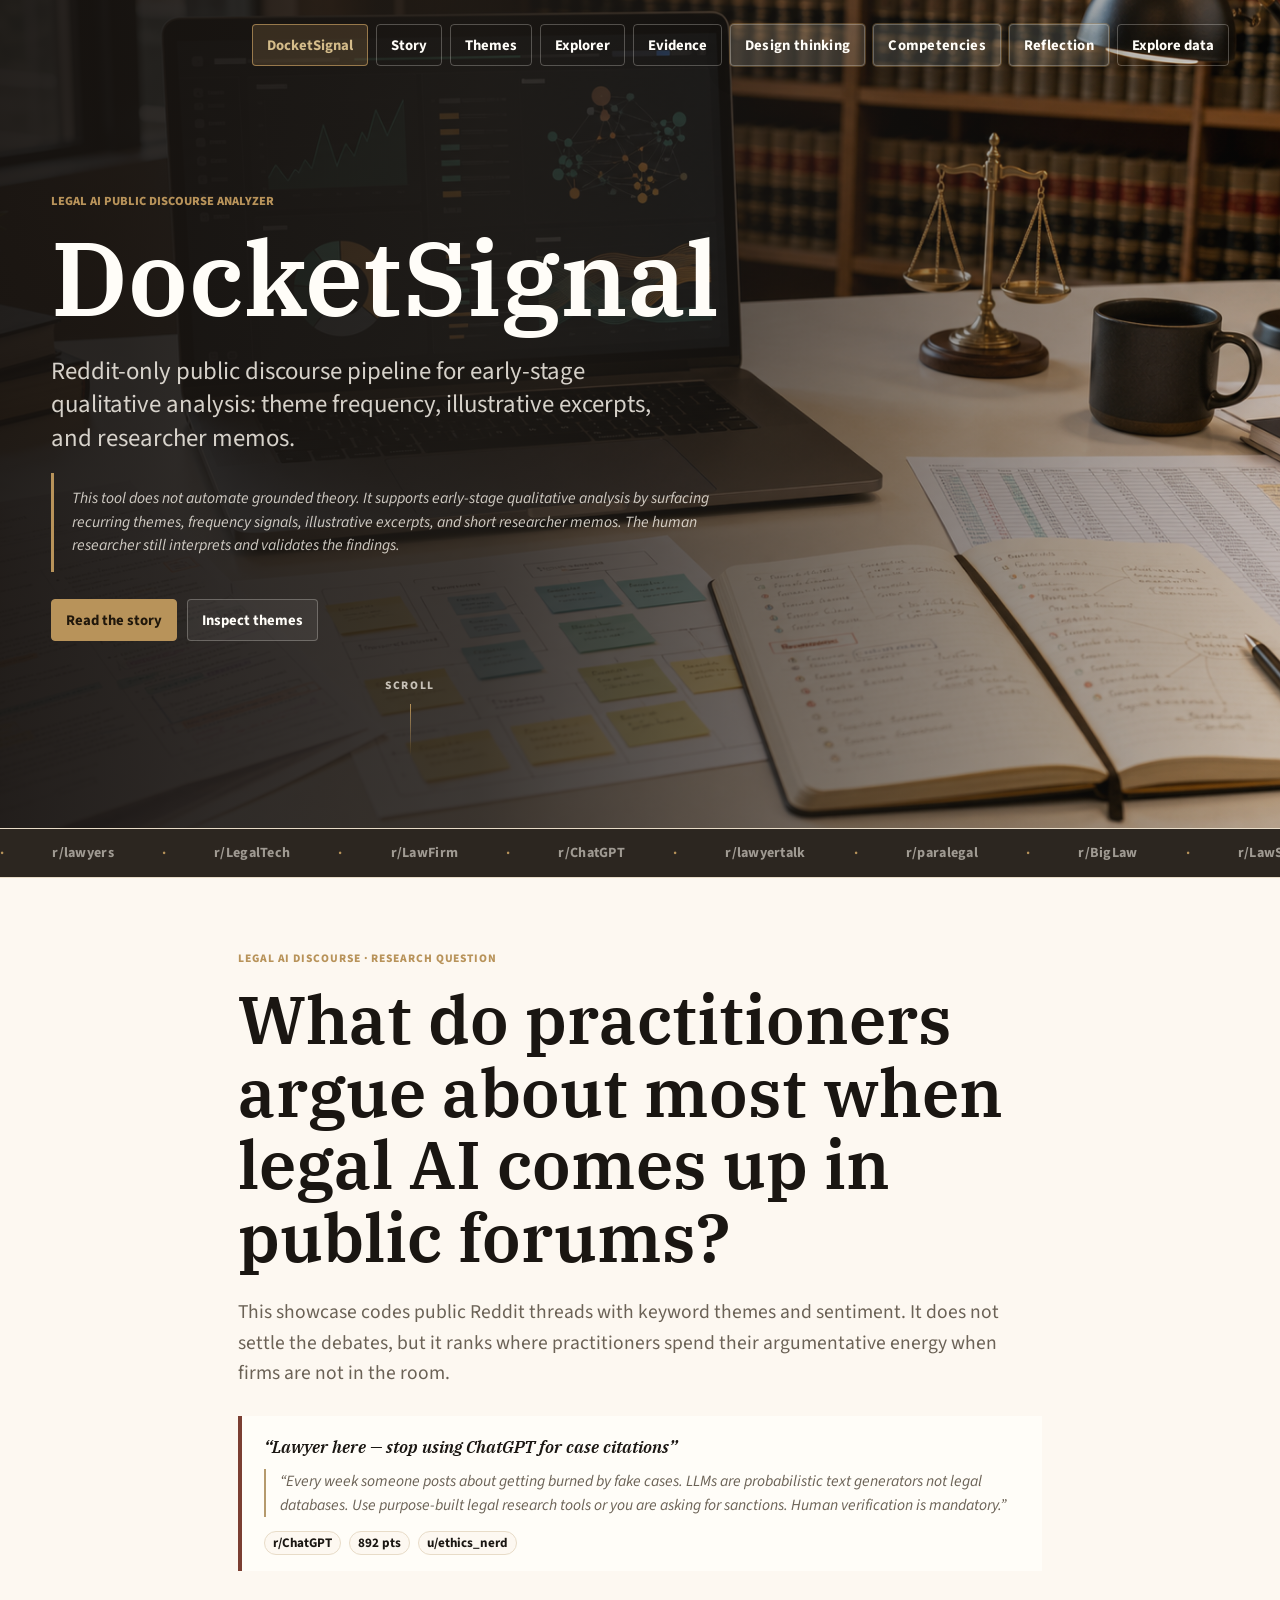
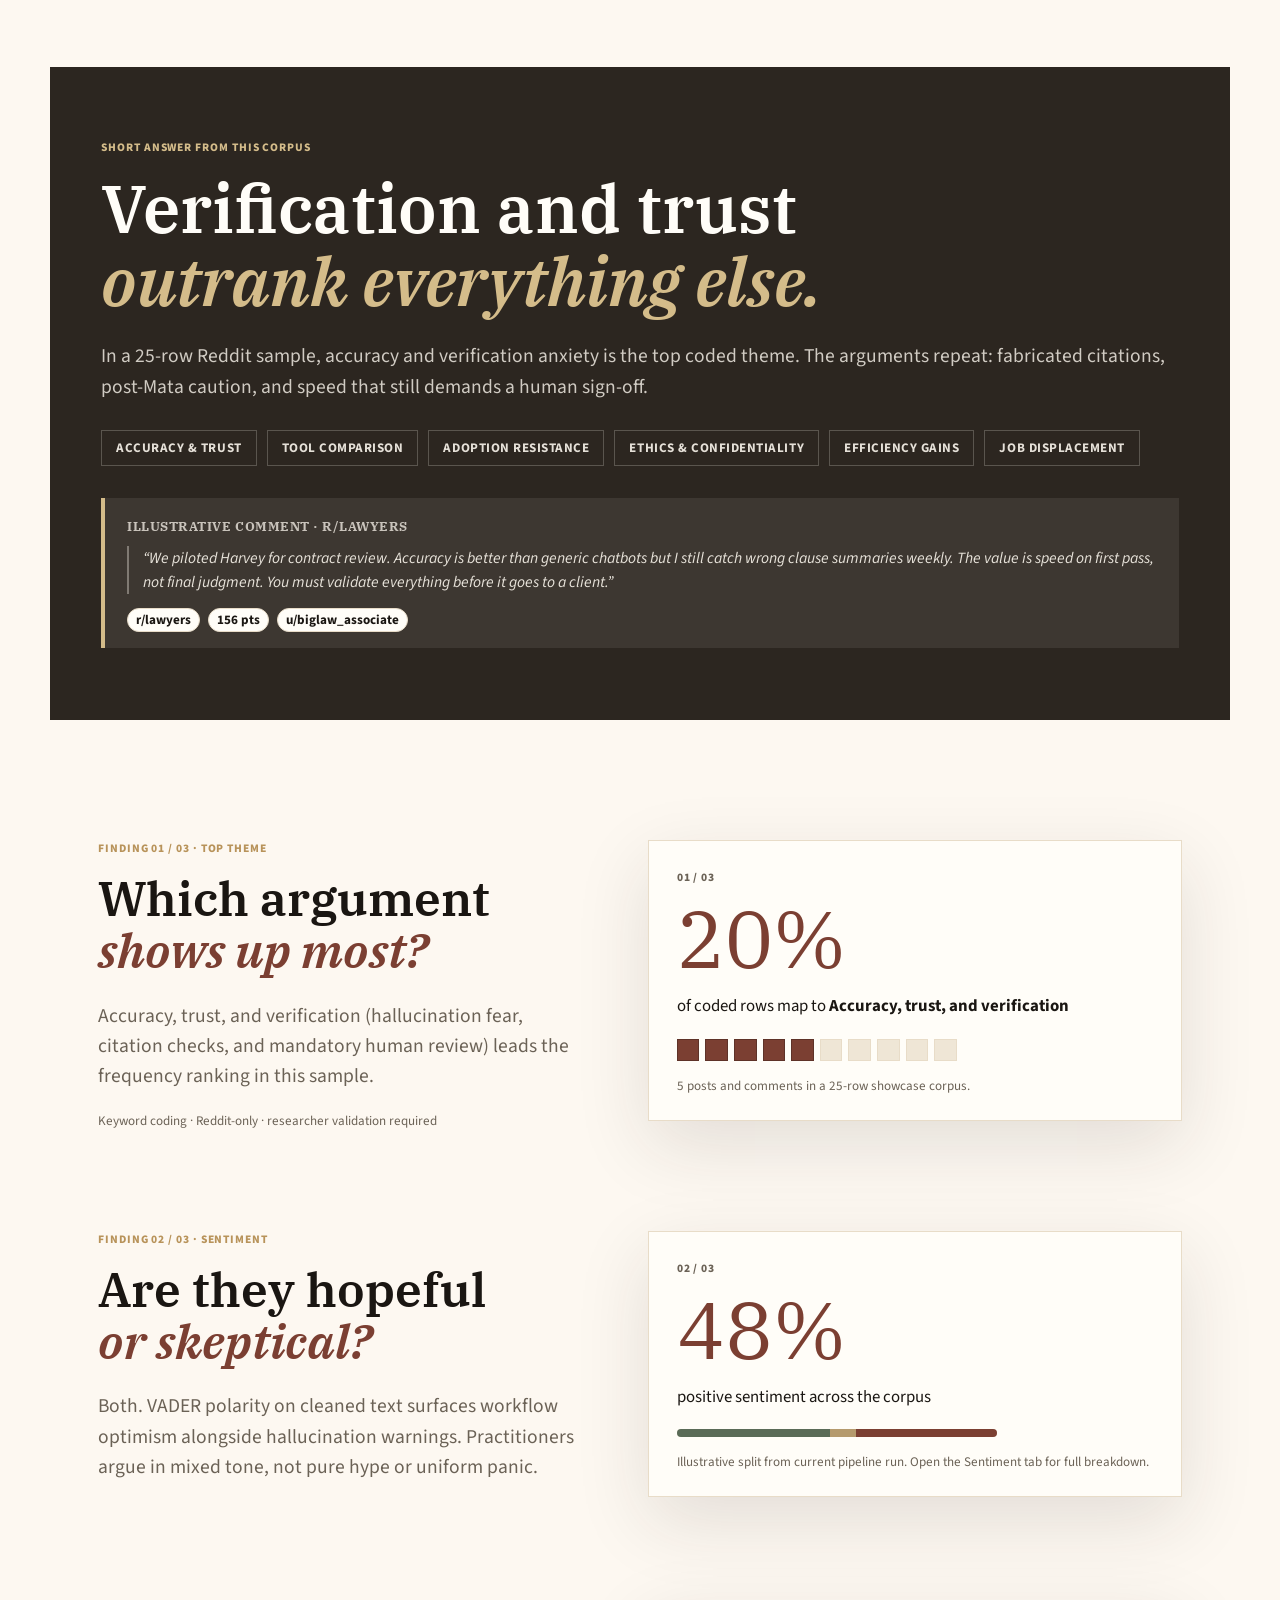
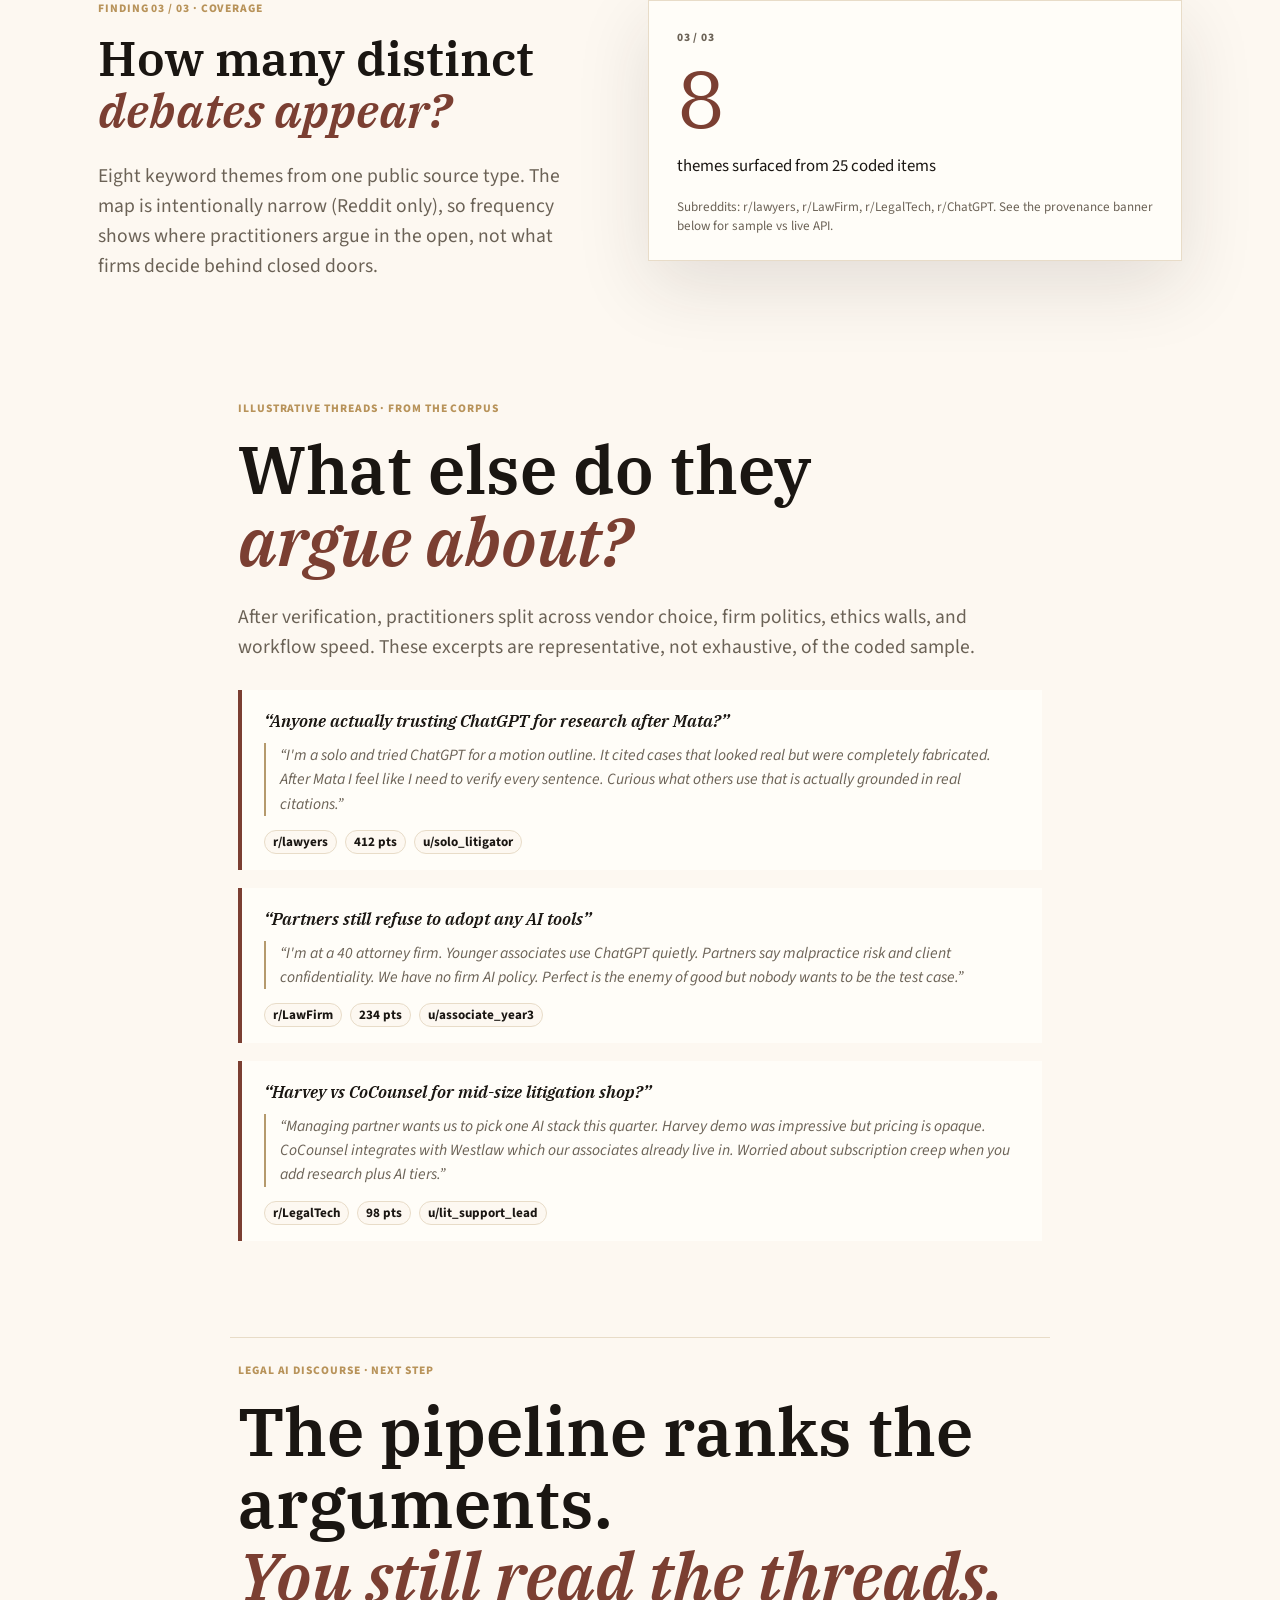
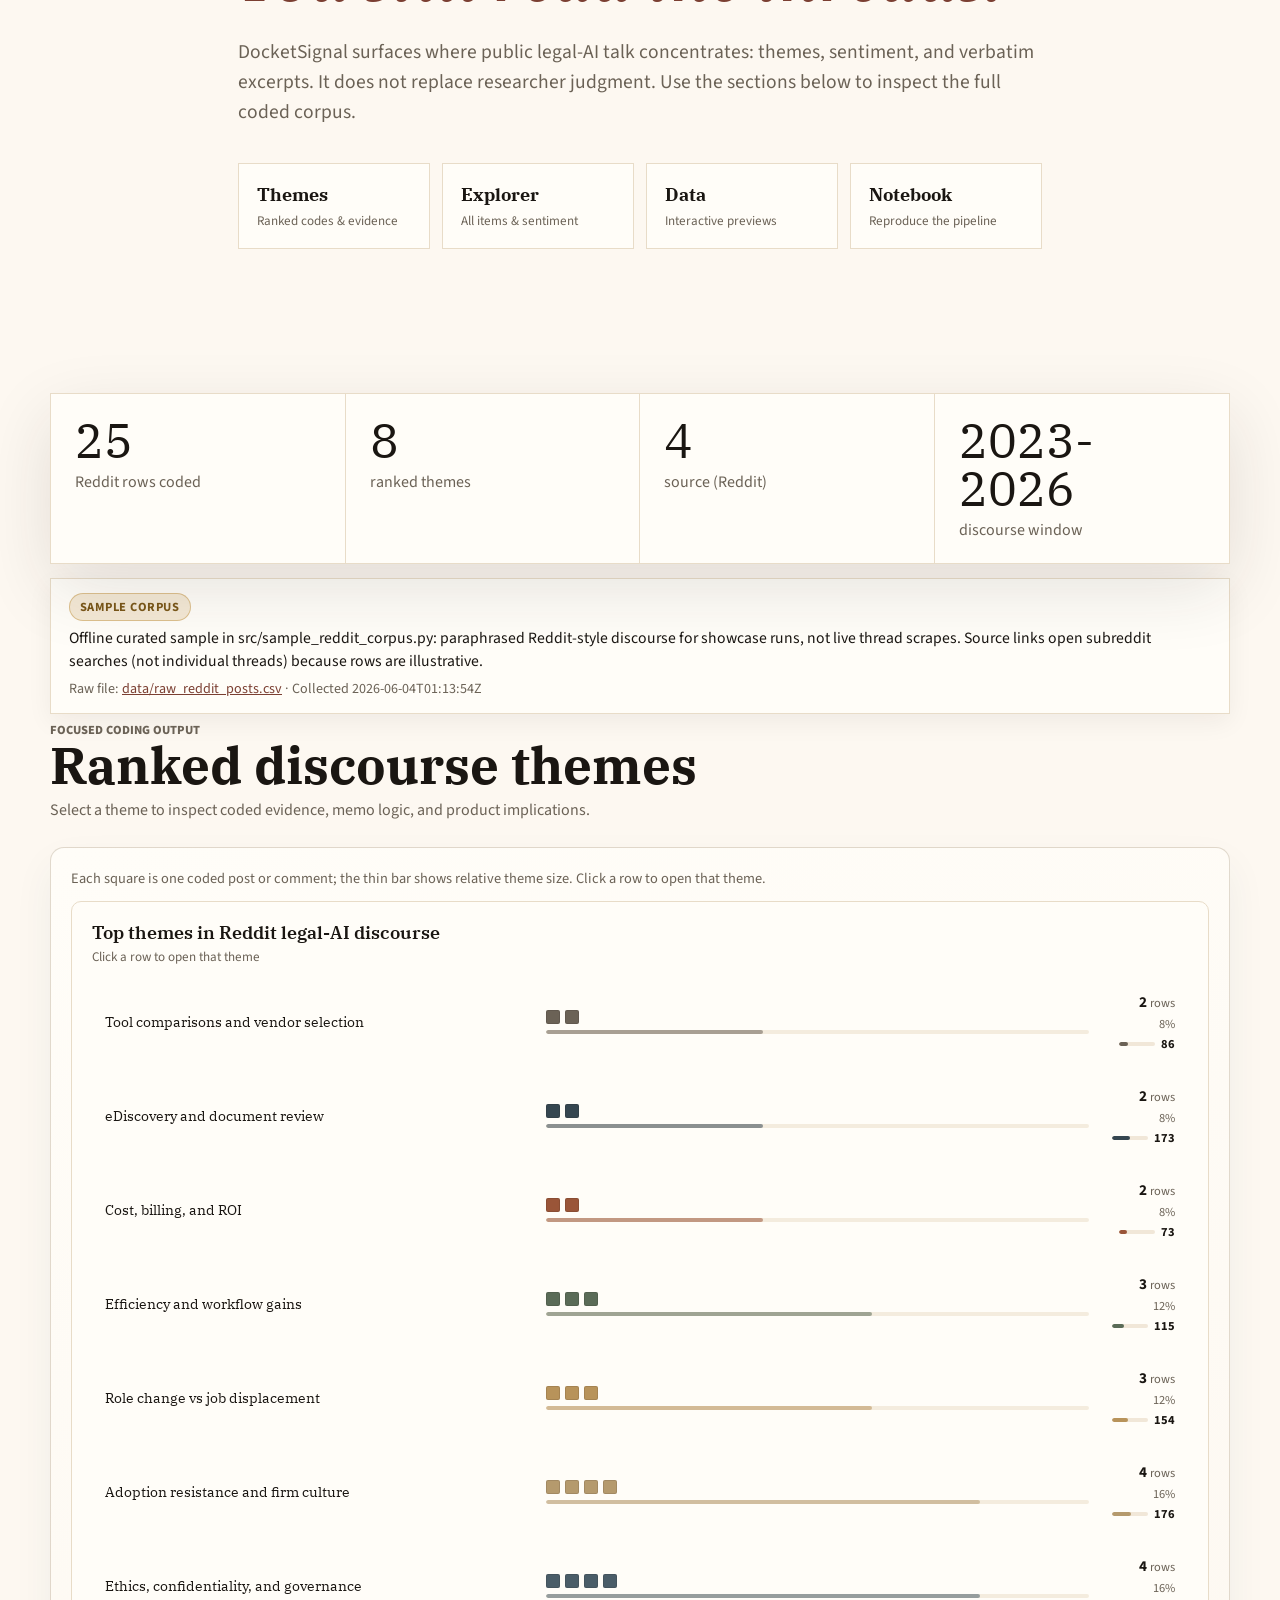
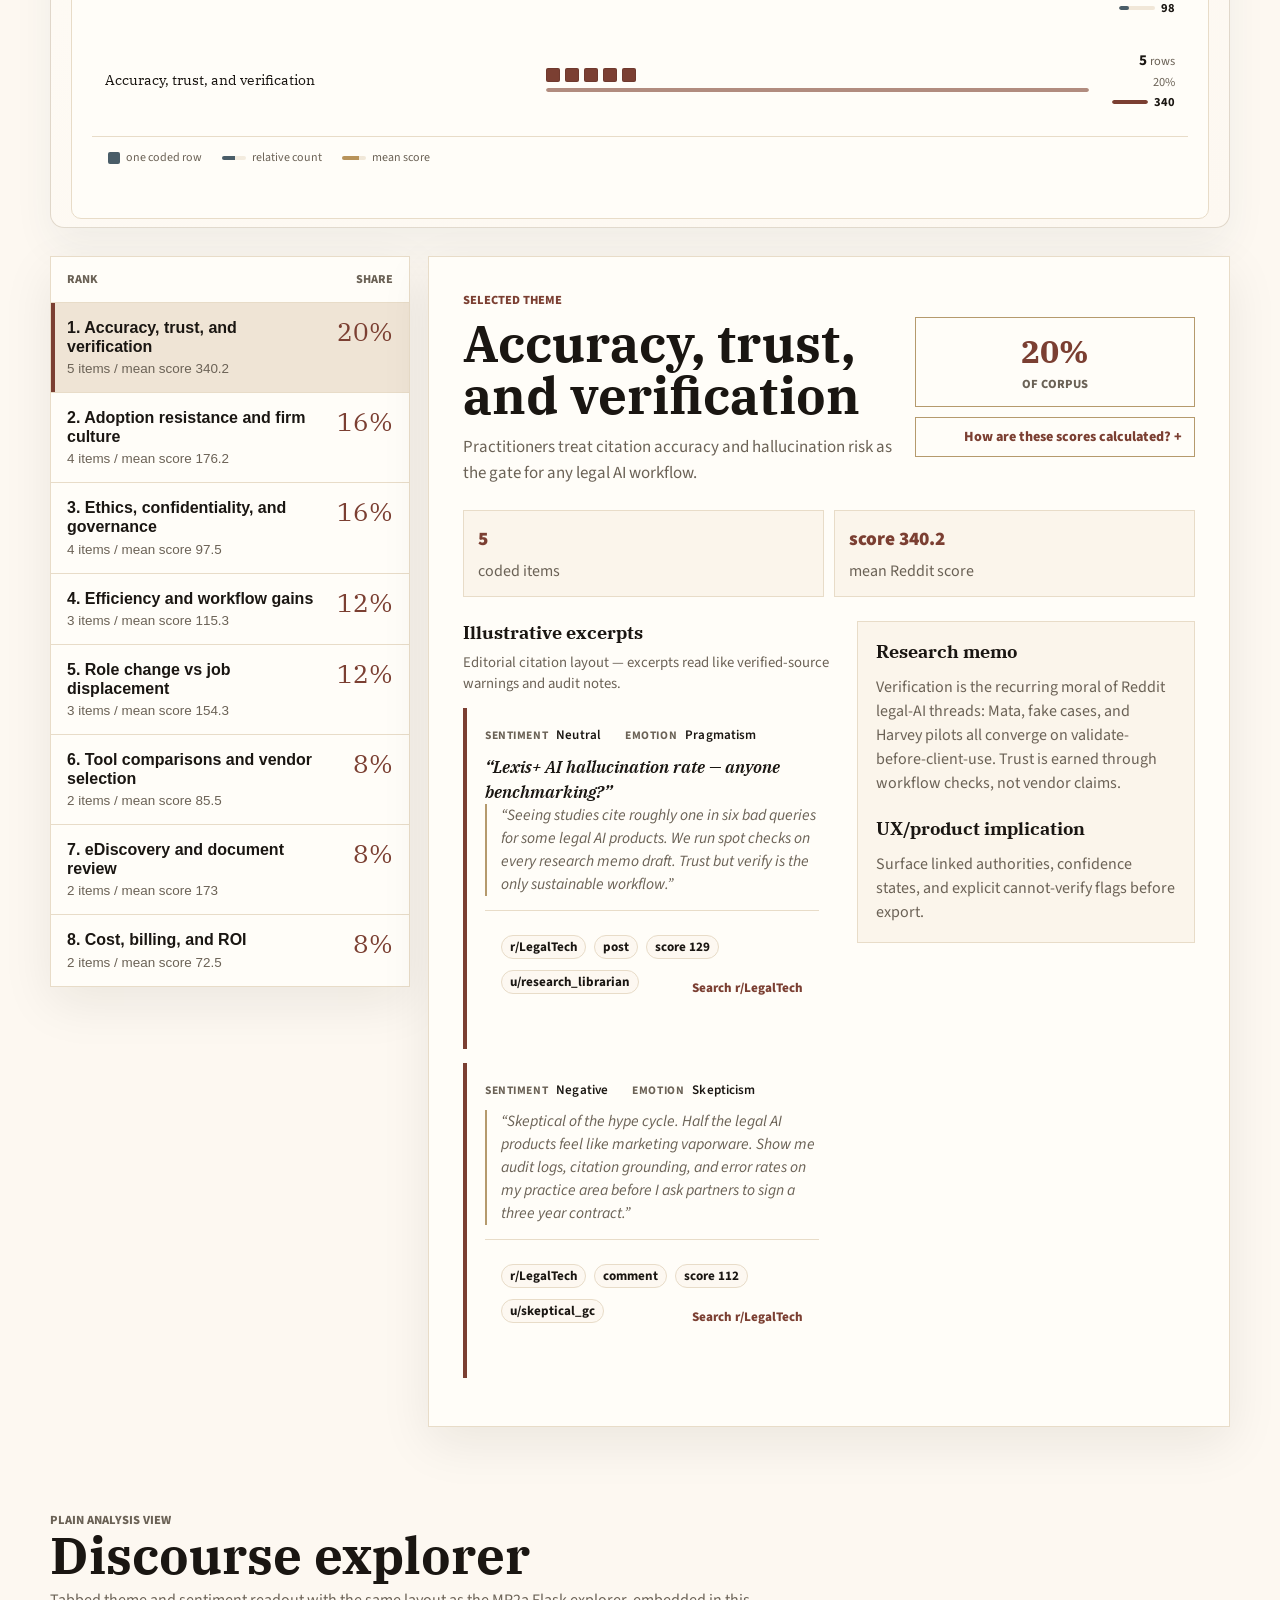
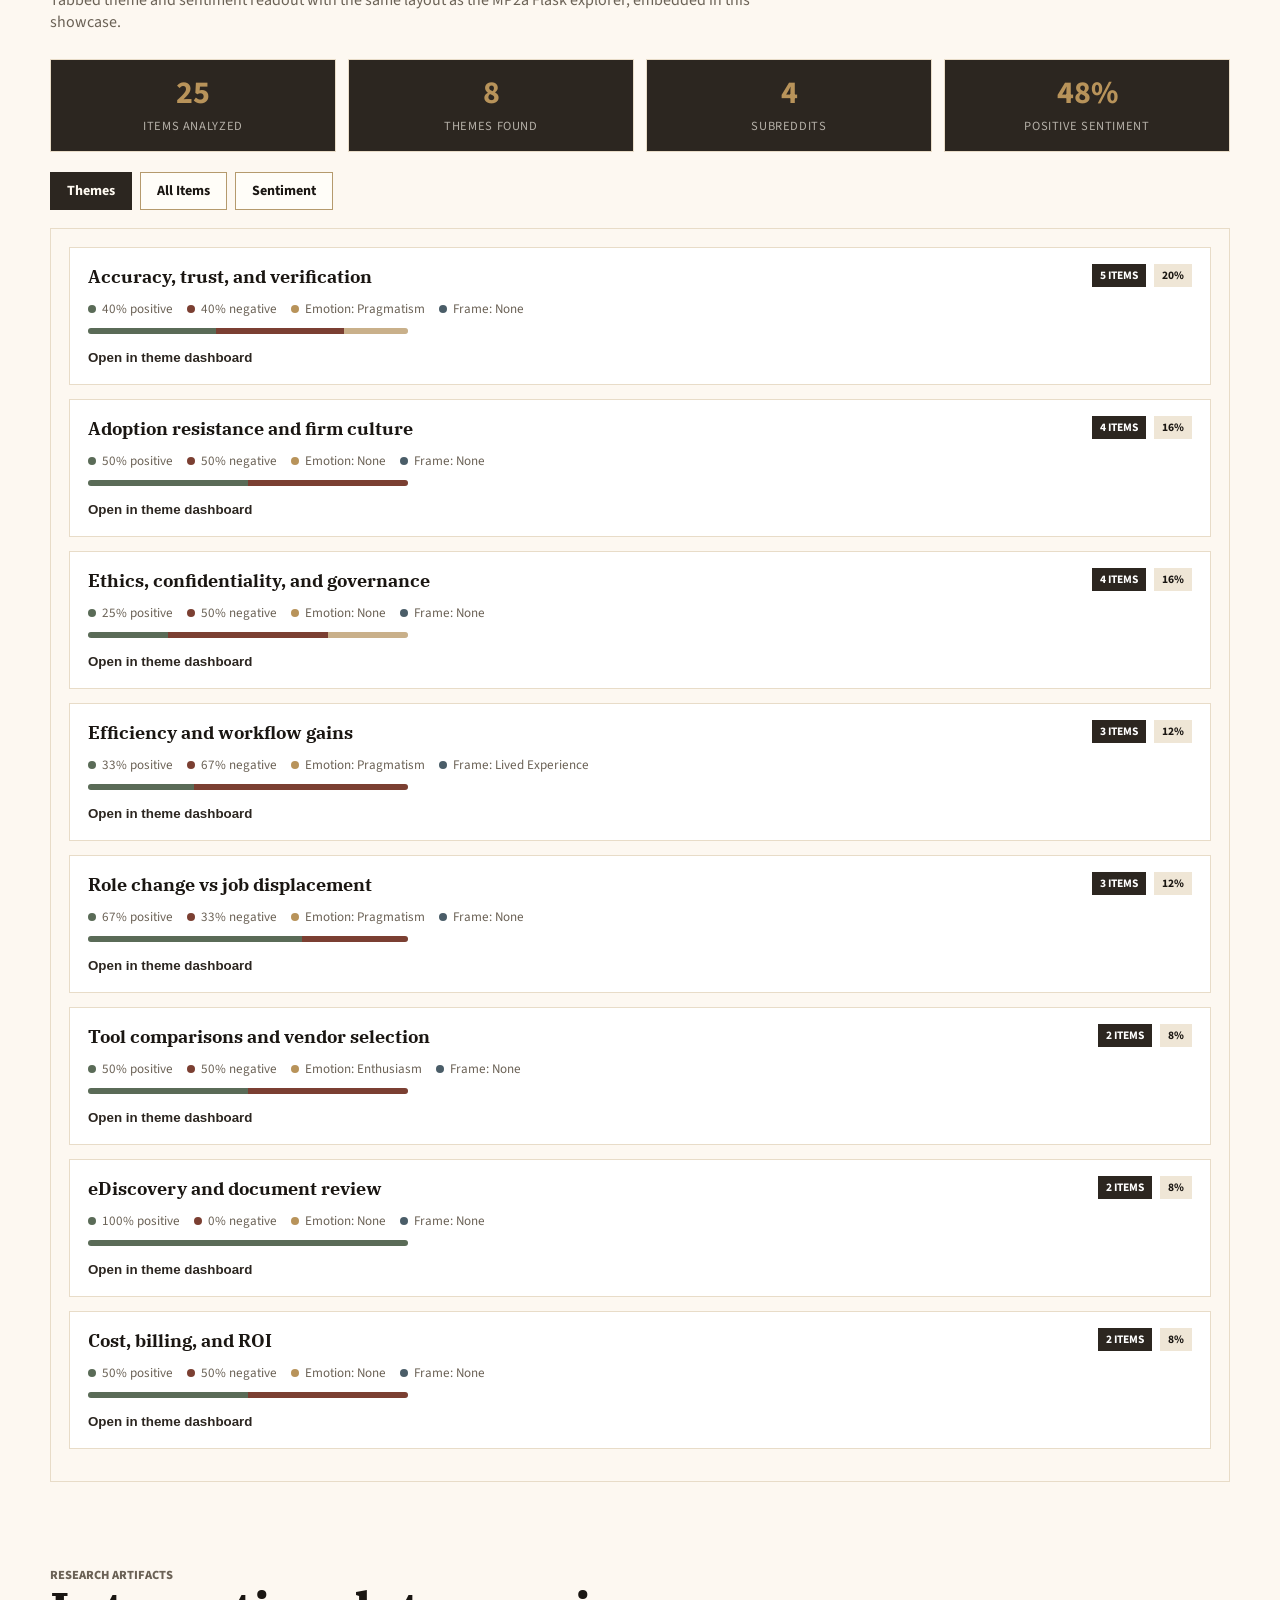
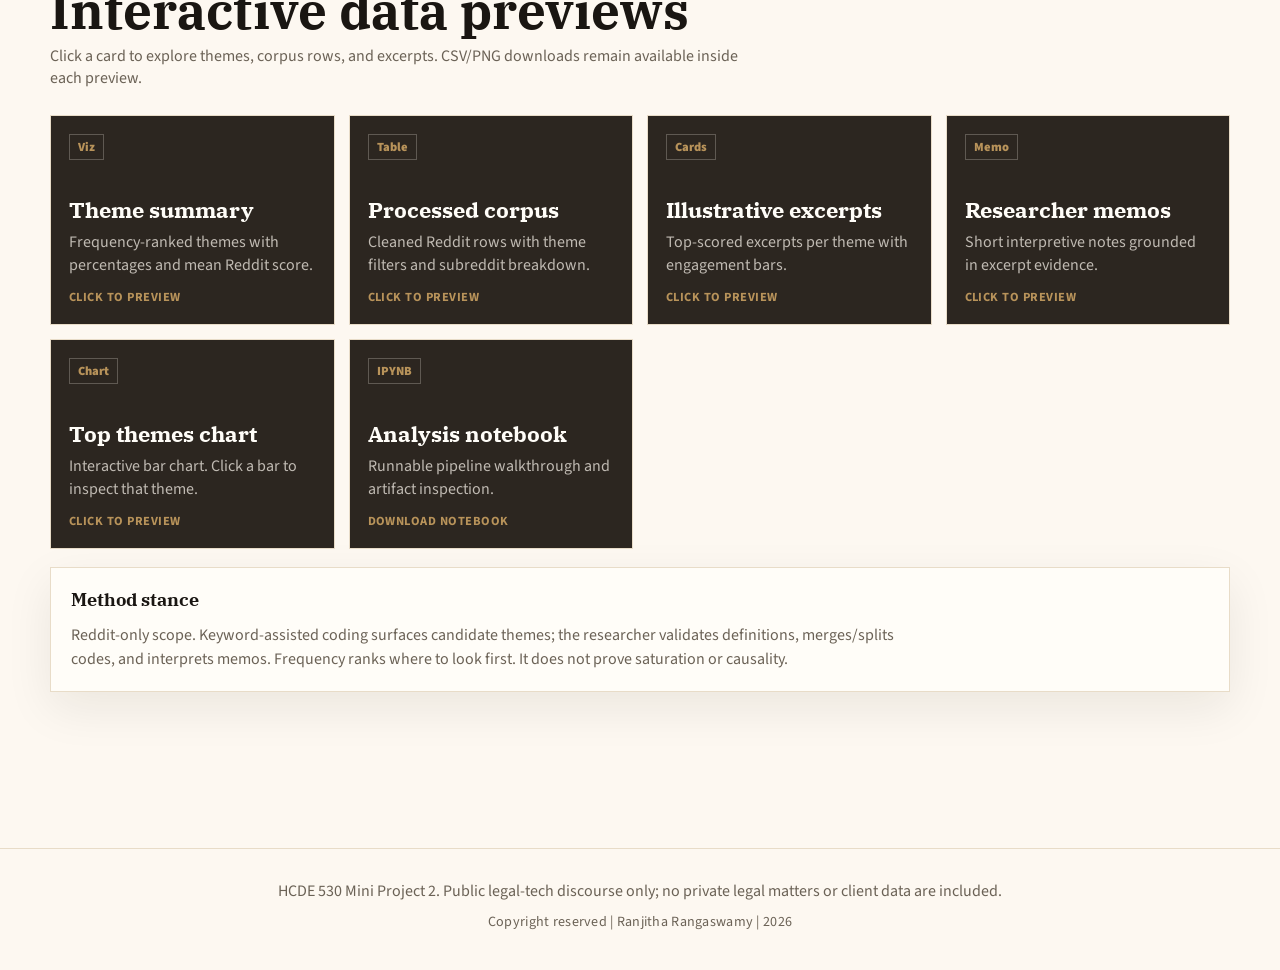
<file: index.html>
<!doctype html>
<html lang="en">
  <head>
    <meta charset="utf-8">
    <meta name="viewport" content="width=device-width, initial-scale=1">
    <title>DocketSignal | Legal AI Public Discourse Analyzer</title>
    <link rel="preconnect" href="https://fonts.googleapis.com">
    <link rel="preconnect" href="https://fonts.gstatic.com" crossorigin>
    <link href="https://fonts.googleapis.com/css2?family=IBM+Plex+Serif:wght@500;600&family=Source+Sans+3:wght@400;500;600;700&display=swap" rel="stylesheet">
    <link rel="stylesheet" href="styles.css?v=20260609">
  </head>
  <body>
    <header class="hero">
      <div class="hero__image" aria-hidden="true"></div>
      <nav class="topbar" aria-label="Project navigation">
        <a class="brand-link" href="README.md">DocketSignal</a>
        <a href="#story">Story</a>
        <a href="#themes">Themes</a>
        <a href="#discourse-explorer">Explorer</a>
        <a href="#evidence">Evidence</a>
        <a href="design.html" class="topbar__design-card">Design thinking</a>
        <a href="competencies.html" class="topbar__design-card">Competencies</a>
        <a href="reflection.html" class="topbar__design-card">Reflection</a>
        <a href="#explore">Explore data</a>
      </nav>
      <section class="hero__content">
        <p class="eyebrow">Legal AI Public Discourse Analyzer</p>
        <h1>DocketSignal</h1>
        <p class="lede">Reddit-only public discourse pipeline for early-stage qualitative analysis: theme frequency, illustrative excerpts, and researcher memos.</p>
        <blockquote class="method-quote">This tool does not automate grounded theory. It supports early-stage qualitative analysis by surfacing recurring themes, frequency signals, illustrative excerpts, and short researcher memos. The human researcher still interprets and validates the findings.</blockquote>
        <div class="hero__actions">
          <a class="button button--primary" href="#story">Read the story</a>
          <a class="button button--secondary" href="#themes">Inspect themes</a>
        </div>
        <a class="hero__scroll" href="#story" aria-label="Scroll to story">
          <span>Scroll</span>
          <span class="hero__scroll-line" aria-hidden="true"></span>
        </a>
      </section>
    </header>

    <div class="scrolly-marquee" aria-label="Legal AI discourse subreddits referenced in this corpus">
      <div class="scrolly-marquee__track"></div>
    </div>

    <section class="scrolly-story" id="story" aria-label="Scroll narrative">
      <div class="scrolly-story__inner">
        <article class="scrolly-step scrolly-reveal">
          <p class="scrolly-kicker">Legal AI discourse · Research question</p>
          <h2 class="scrolly-headline">What do practitioners argue about most when legal AI comes up in public forums?</h2>
          <p class="scrolly-body">This showcase codes public Reddit threads with keyword themes and sentiment. It does not settle the debates, but it ranks where practitioners spend their argumentative energy when firms are not in the room.</p>
          <figure class="scrolly-evidence-quote reddit-quote">
            <p class="reddit-quote__title">Lawyer here — stop using ChatGPT for case citations</p>
            <blockquote class="reddit-quote__body">
              <p>Every week someone posts about getting burned by fake cases. LLMs are probabilistic text generators not legal databases. Use purpose-built legal research tools or you are asking for sanctions. Human verification is mandatory.</p>
            </blockquote>
            <figcaption class="reddit-quote__meta">
              <span>r/ChatGPT</span>
              <span>892 pts</span>
              <span>u/ethics_nerd</span>
            </figcaption>
          </figure>
        </article>

        <article class="scrolly-step scrolly-step--dark scrolly-reveal">
          <p class="scrolly-kicker">Short answer from this corpus</p>
          <h2 class="scrolly-headline">Verification and trust<br><em>outrank everything else.</em></h2>
          <p class="scrolly-body">In a 25-row Reddit sample, accuracy and verification anxiety is the top coded theme. The arguments repeat: fabricated citations, post-Mata caution, and speed that still demands a human sign-off.</p>
          <ul class="scrolly-wordlist">
            <li>accuracy & trust</li>
            <li>tool comparison</li>
            <li>adoption resistance</li>
            <li>ethics & confidentiality</li>
            <li>efficiency gains</li>
            <li>job displacement</li>
          </ul>
          <figure class="scrolly-evidence-quote scrolly-evidence-quote--dark reddit-quote">
            <p class="reddit-quote__title reddit-quote__title--label">Illustrative comment · r/lawyers</p>
            <blockquote class="reddit-quote__body">
              <p>We piloted Harvey for contract review. Accuracy is better than generic chatbots but I still catch wrong clause summaries weekly. The value is speed on first pass, not final judgment. You must validate everything before it goes to a client.</p>
            </blockquote>
            <figcaption class="reddit-quote__meta">
              <span>r/lawyers</span>
              <span>156 pts</span>
              <span>u/biglaw_associate</span>
            </figcaption>
          </figure>
        </article>

        <div class="scrolly-pair scrolly-reveal">
          <div class="scrolly-pair__sticky">
            <p class="scrolly-kicker">Finding 01 / 03 · Top theme</p>
            <h2 class="scrolly-headline scrolly-headline--compact">Which argument<br><em>shows up most?</em></h2>
            <p class="scrolly-body">Accuracy, trust, and verification (hallucination fear, citation checks, and mandatory human review) leads the frequency ranking in this sample.</p>
            <p class="scrolly-meta">Keyword coding · Reddit-only · researcher validation required</p>
          </div>
          <div class="scrolly-pair__panels">
            <article class="scrolly-stat-card">
              <p class="scrolly-stat-card__index">01 / 03</p>
              <p class="scrolly-stat-card__value" data-scrolly="data-top-theme-pct">20%</p>
              <p class="scrolly-stat-card__label">of coded rows map to <strong data-scrolly="data-top-theme-label">Accuracy, trust, and verification</strong></p>
              <div class="scrolly-stat-card__grid" id="scrolly-theme-grid"></div>
              <p class="scrolly-stat-card__note"><span data-scrolly="data-top-theme-count">5</span> posts and comments in a <span data-scrolly="data-items">25</span>-row showcase corpus.</p>
            </article>
          </div>
        </div>

        <div class="scrolly-pair scrolly-reveal">
          <div class="scrolly-pair__sticky">
            <p class="scrolly-kicker">Finding 02 / 03 · Sentiment</p>
            <h2 class="scrolly-headline scrolly-headline--compact">Are they hopeful<br><em>or skeptical?</em></h2>
            <p class="scrolly-body">Both. VADER polarity on cleaned text surfaces workflow optimism alongside hallucination warnings. Practitioners argue in mixed tone, not pure hype or uniform panic.</p>
          </div>
          <div class="scrolly-pair__panels">
            <article class="scrolly-stat-card">
              <p class="scrolly-stat-card__index">02 / 03</p>
              <p class="scrolly-stat-card__value"><span data-count-to="48" data-count-suffix="%" data-scrolly="data-sentiment">48%</span></p>
              <p class="scrolly-stat-card__label">positive sentiment across the corpus</p>
              <div class="scrolly-sent-bar" aria-hidden="true">
                <span class="pos" style="width:48%"></span>
                <span class="neu" style="width:32%"></span>
                <span class="neg" style="width:20%"></span>
              </div>
              <p class="scrolly-stat-card__note">Illustrative split from current pipeline run. Open the Sentiment tab for full breakdown.</p>
            </article>
          </div>
        </div>

        <div class="scrolly-pair scrolly-reveal">
          <div class="scrolly-pair__sticky">
            <p class="scrolly-kicker">Finding 03 / 03 · Coverage</p>
            <h2 class="scrolly-headline scrolly-headline--compact">How many distinct<br><em>debates appear?</em></h2>
            <p class="scrolly-body">Eight keyword themes from one public source type. The map is intentionally narrow (Reddit only), so frequency shows where practitioners argue in the open, not what firms decide behind closed doors.</p>
          </div>
          <div class="scrolly-pair__panels">
            <article class="scrolly-stat-card">
              <p class="scrolly-stat-card__index">03 / 03</p>
              <p class="scrolly-stat-card__value"><span data-count-to="8" data-scrolly="data-themes">8</span></p>
              <p class="scrolly-stat-card__label">themes surfaced from <span data-count-to="25" data-scrolly="data-items">25</span> coded items</p>
              <p class="scrolly-stat-card__note">Subreddits: r/lawyers, r/LawFirm, r/LegalTech, r/ChatGPT. See the provenance banner below for sample vs live API.</p>
            </article>
          </div>
        </div>

        <article class="scrolly-step scrolly-reveal">
          <p class="scrolly-kicker">Illustrative threads · From the corpus</p>
          <h2 class="scrolly-headline">What else do they<br><em>argue about?</em></h2>
          <p class="scrolly-body">After verification, practitioners split across vendor choice, firm politics, ethics walls, and workflow speed. These excerpts are representative, not exhaustive, of the coded sample.</p>

          <figure class="scrolly-evidence-quote reddit-quote">
            <p class="reddit-quote__title">Anyone actually trusting ChatGPT for research after Mata?</p>
            <blockquote class="reddit-quote__body">
              <p>I'm a solo and tried ChatGPT for a motion outline. It cited cases that looked real but were completely fabricated. After Mata I feel like I need to verify every sentence. Curious what others use that is actually grounded in real citations.</p>
            </blockquote>
            <figcaption class="reddit-quote__meta">
              <span>r/lawyers</span>
              <span>412 pts</span>
              <span>u/solo_litigator</span>
            </figcaption>
          </figure>

          <figure class="scrolly-evidence-quote reddit-quote">
            <p class="reddit-quote__title">Partners still refuse to adopt any AI tools</p>
            <blockquote class="reddit-quote__body">
              <p>I'm at a 40 attorney firm. Younger associates use ChatGPT quietly. Partners say malpractice risk and client confidentiality. We have no firm AI policy. Perfect is the enemy of good but nobody wants to be the test case.</p>
            </blockquote>
            <figcaption class="reddit-quote__meta">
              <span>r/LawFirm</span>
              <span>234 pts</span>
              <span>u/associate_year3</span>
            </figcaption>
          </figure>

          <figure class="scrolly-evidence-quote reddit-quote">
            <p class="reddit-quote__title">Harvey vs CoCounsel for mid-size litigation shop?</p>
            <blockquote class="reddit-quote__body">
              <p>Managing partner wants us to pick one AI stack this quarter. Harvey demo was impressive but pricing is opaque. CoCounsel integrates with Westlaw which our associates already live in. Worried about subscription creep when you add research plus AI tiers.</p>
            </blockquote>
            <figcaption class="reddit-quote__meta">
              <span>r/LegalTech</span>
              <span>98 pts</span>
              <span>u/lit_support_lead</span>
            </figcaption>
          </figure>
        </article>

        <article class="scrolly-step scrolly-step--closing scrolly-reveal">
          <p class="scrolly-kicker">Legal AI discourse · Next step</p>
          <h2 class="scrolly-headline">The pipeline ranks the arguments.<br><em>You still read the threads.</em></h2>
          <p class="scrolly-body">DocketSignal surfaces where public legal-AI talk concentrates: themes, sentiment, and verbatim excerpts. It does not replace researcher judgment. Use the sections below to inspect the full coded corpus.</p>
          <nav class="scrolly-cta" aria-label="Jump to analysis tools">
            <a href="#themes"><strong>Themes</strong><span>Ranked codes & evidence</span></a>
            <a href="#discourse-explorer"><strong>Explorer</strong><span>All items & sentiment</span></a>
            <a href="#explore"><strong>Data</strong><span>Interactive previews</span></a>
            <a href="notebooks/legal_ai_discourse_analysis.ipynb"><strong>Notebook</strong><span>Reproduce the pipeline</span></a>
          </nav>
        </article>
      </div>
    </section>

    <main>
      <section class="stats-strip" aria-label="Corpus statistics">
        <article>
          <span id="stat-items">25</span>
          <p>Reddit rows coded</p>
        </article>
        <article>
          <span id="stat-themes">8</span>
          <p>ranked themes</p>
        </article>
        <article>
          <span id="stat-sources">1</span>
          <p>source (Reddit)</p>
        </article>
        <article>
          <span>2023-2026</span>
          <p>discourse window</p>
        </article>
      </section>

      <p class="provenance-banner is-sample" id="provenance-banner" aria-live="polite">
        <span class="provenance-badge" id="provenance-label">Sample corpus</span>
        <span class="provenance-detail" id="provenance-detail">
          Offline curated sample in src/sample_reddit_corpus.py: paraphrased Reddit-style discourse for showcase runs.
        </span>
        <span class="provenance-meta">
          Raw file: <a href="data/raw_reddit_posts.csv">data/raw_reddit_posts.csv</a>
          · Collected <span id="provenance-collected">n/a</span>
        </span>
      </p>

      <section class="dashboard" id="themes">
        <div class="section-heading">
          <p class="eyebrow">Focused coding output</p>
          <h2>Ranked discourse themes</h2>
          <p>Select a theme to inspect coded evidence, memo logic, and product implications.</p>
        </div>

        <div class="theme-chart-panel" id="dashboard-theme-viz-wrap">
          <p class="theme-chart-panel__lede">Each square is one coded post or comment; the thin bar shows relative theme size. Click a row to open that theme.</p>
          <div id="dashboard-theme-viz" class="theme-freq-chart" aria-label="Theme frequency isotype matrix"></div>
        </div>

        <div class="dashboard__grid">
          <aside class="theme-list" aria-label="Theme ranking">
            <div class="panel-title">
              <span>Rank</span>
              <span>Share</span>
            </div>
            <div id="theme-list"></div>
          </aside>

          <section class="theme-detail" id="evidence" aria-live="polite">
            <div class="detail-kicker">Selected theme</div>
            <div class="detail-head">
              <div>
                <h2 id="detail-title">Accuracy, trust, and verification anxiety</h2>
                <p id="detail-statement"></p>
              </div>
              <div class="detail-head__meta">
                <div class="share-badge">
                  <strong id="detail-percent"></strong>
                  <span>of corpus</span>
                </div>
                <details class="detail-methods" id="detail-methods">
                  <summary>How are these scores calculated?</summary>
                  <div class="detail-methods__body">
                    <dl>
                      <div>
                        <dt>% of corpus</dt>
                        <dd>Share of coded rows assigned to this theme: <em>theme count ÷ total corpus rows × 100</em> (see <code>build_theme_summary</code> in the pipeline).</dd>
                      </div>
                      <div>
                        <dt>Coded items</dt>
                        <dd>Posts and comments tagged with this theme via keyword rules, with TF-IDF cluster fallback for uncoded rows.</dd>
                      </div>
                      <div>
                        <dt>Mean Reddit score</dt>
                        <dd>Arithmetic mean of each row’s Reddit <strong>upvote score</strong> in this theme, not sentiment and not a composite index. Excerpt cards show the same per-post score.</dd>
                      </div>
                      <div>
                        <dt>Dominant frame</dt>
                        <dd>Most frequent rhetorical frame label in the theme subset (e.g. verification-first, organizational-barriers).</dd>
                      </div>
                    </dl>
                    <p class="detail-methods__note" id="detail-methods-provenance">Corpus: sample showcase data unless you run the pipeline with live Reddit API credentials.</p>
                  </div>
                </details>
              </div>
            </div>

            <div class="signal-grid">
              <article>
                <span id="detail-count"></span>
                <p>coded items</p>
              </article>
              <article>
                <span id="detail-sentiment"></span>
                <p>mean Reddit score</p>
              </article>
              <article id="detail-frame-tile">
                <span id="detail-frame"></span>
                <p>dominant frame</p>
              </article>
            </div>

            <div class="evidence-layout">
              <section>
                <h3>Illustrative excerpts</h3>
                <p class="evidence-note" id="evidence-note"></p>
                <div id="evidence-list"></div>
              </section>
              <section class="memo-panel">
                <h3>Research memo</h3>
                <p id="memo-text"></p>
                <h3>UX/product implication</h3>
                <p id="implication-text"></p>
              </section>
            </div>
          </section>
        </div>
      </section>

      <section class="discourse-explorer" id="discourse-explorer">
        <div class="section-heading">
          <p class="eyebrow">Plain analysis view</p>
          <h2>Discourse explorer</h2>
          <p>Tabbed theme and sentiment readout with the same layout as the MP2a Flask explorer, embedded in this showcase.</p>
        </div>

        <div class="explorer-stats" aria-label="Explorer summary">
          <article>
            <span id="explorer-stat-items">…</span>
            <p>items analyzed</p>
          </article>
          <article>
            <span id="explorer-stat-themes">…</span>
            <p>themes found</p>
          </article>
          <article>
            <span id="explorer-stat-sources">…</span>
            <p>subreddits</p>
          </article>
          <article>
            <span id="explorer-stat-sentiment">…</span>
            <p>positive sentiment</p>
          </article>
        </div>

        <nav class="explorer-tabs" aria-label="Explorer views"></nav>
        <div class="explorer-panel" id="explorer-panel"></div>
      </section>

      <section class="downloads" id="explore">
        <div class="section-heading">
          <p class="eyebrow">Research artifacts</p>
          <h2>Interactive data previews</h2>
          <p>Click a card to explore themes, corpus rows, and excerpts. CSV/PNG downloads remain available inside each preview.</p>
        </div>
        <div class="download-grid preview-grid">
          <button type="button" class="download-card preview-card" data-preview="theme_summary">
            <span>Viz</span>
            <strong>Theme summary</strong>
            <p>Frequency-ranked themes with percentages and mean Reddit score.</p>
          </button>
          <button type="button" class="download-card preview-card" data-preview="processed_corpus">
            <span>Table</span>
            <strong>Processed corpus</strong>
            <p>Cleaned Reddit rows with theme filters and subreddit breakdown.</p>
          </button>
          <button type="button" class="download-card preview-card" data-preview="illustrative_excerpts">
            <span>Cards</span>
            <strong>Illustrative excerpts</strong>
            <p>Top-scored excerpts per theme with engagement bars.</p>
          </button>
          <button type="button" class="download-card preview-card" data-preview="memos">
            <span>Memo</span>
            <strong>Researcher memos</strong>
            <p>Short interpretive notes grounded in excerpt evidence.</p>
          </button>
          <button type="button" class="download-card preview-card" data-preview="chart">
            <span>Chart</span>
            <strong>Top themes chart</strong>
            <p>Interactive bar chart. Click a bar to inspect that theme.</p>
          </button>
          <a class="download-card preview-card preview-card--link" href="notebooks/legal_ai_discourse_analysis.ipynb" download>
            <span>IPYNB</span>
            <strong>Analysis notebook</strong>
            <p>Runnable pipeline walkthrough and artifact inspection.</p>
          </a>
        </div>

        <div class="method-note">
          <h3>Method stance</h3>
          <p>Reddit-only scope. Keyword-assisted coding surfaces candidate themes; the researcher validates definitions, merges/splits codes, and interprets memos. Frequency ranks where to look first. It does not prove saturation or causality.</p>
        </div>
      </section>
    </main>

    <footer>
      <p>HCDE 530 Mini Project 2. Public legal-tech discourse only; no private legal matters or client data are included.</p>
      <p class="footer__copyright">Copyright reserved | Ranjitha Rangaswamy | 2026</p>
    </footer>

    <div class="preview-modal" id="preview-modal" hidden role="dialog" aria-modal="true" aria-labelledby="preview-modal-title">
      <div class="preview-modal__panel">
        <header class="preview-modal__head">
          <h2 id="preview-modal-title">Preview</h2>
          <button type="button" class="preview-modal__close" id="preview-modal-close" aria-label="Close preview">×</button>
        </header>
        <div class="preview-modal__body" id="preview-modal-body"></div>
        <footer class="preview-modal__foot">
          <a id="preview-modal-download" href="#" download>Download file</a>
        </footer>
      </div>
    </div>

    <script src="https://cdn.plot.ly/plotly-2.35.2.min.js"></script>
    <script src="provenance.js?v=20260609"></script>
    <script src="showcase-data.js?v=20260609"></script>
    <script src="links.js?v=20260609"></script>
    <script src="palette.js?v=20260609"></script>
    <script src="theme-viz.js?v=20260609"></script>
    <script src="theme-evidence.js?v=20260609"></script>
    <script src="app.js?v=20260609"></script>
    <script src="preview.js?v=20260609"></script>
    <script src="explorer.js?v=20260609"></script>
    <script src="scrolly.js?v=20260609"></script>
  </body>
</html>
</file>
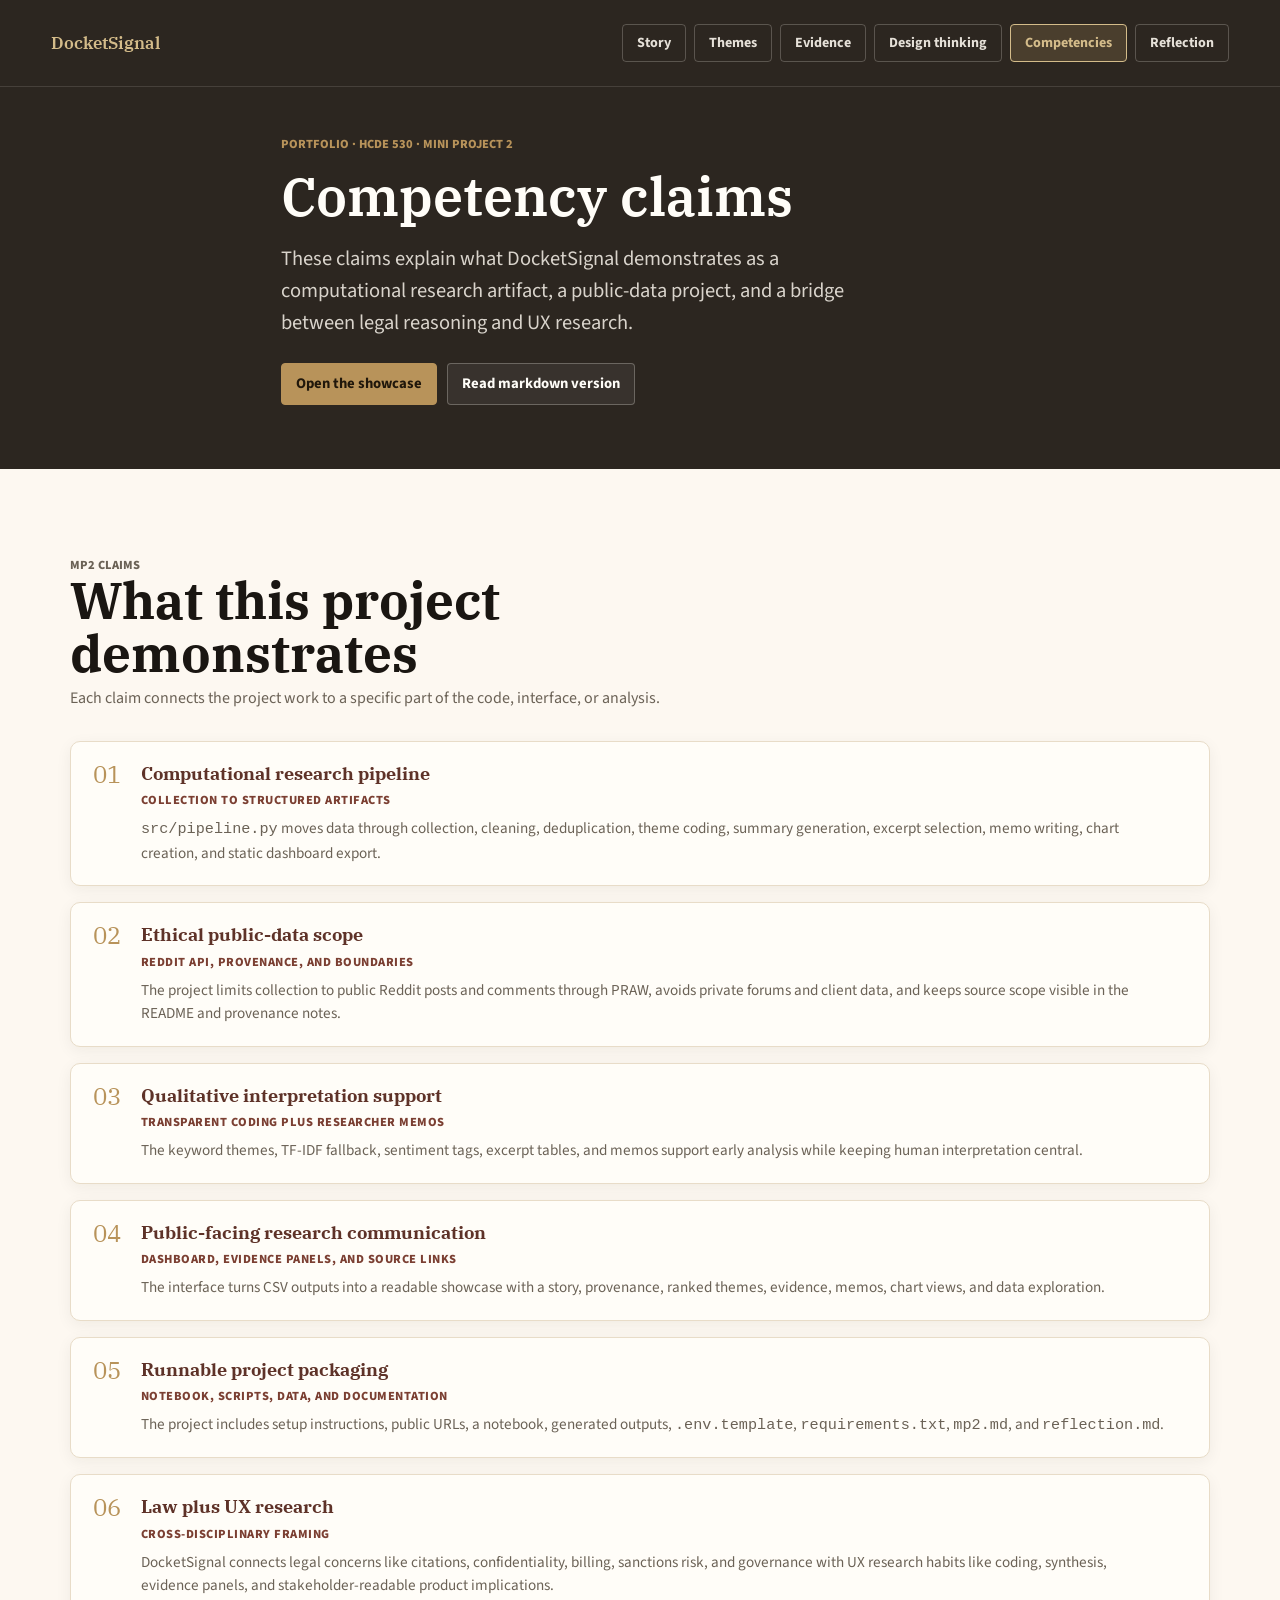
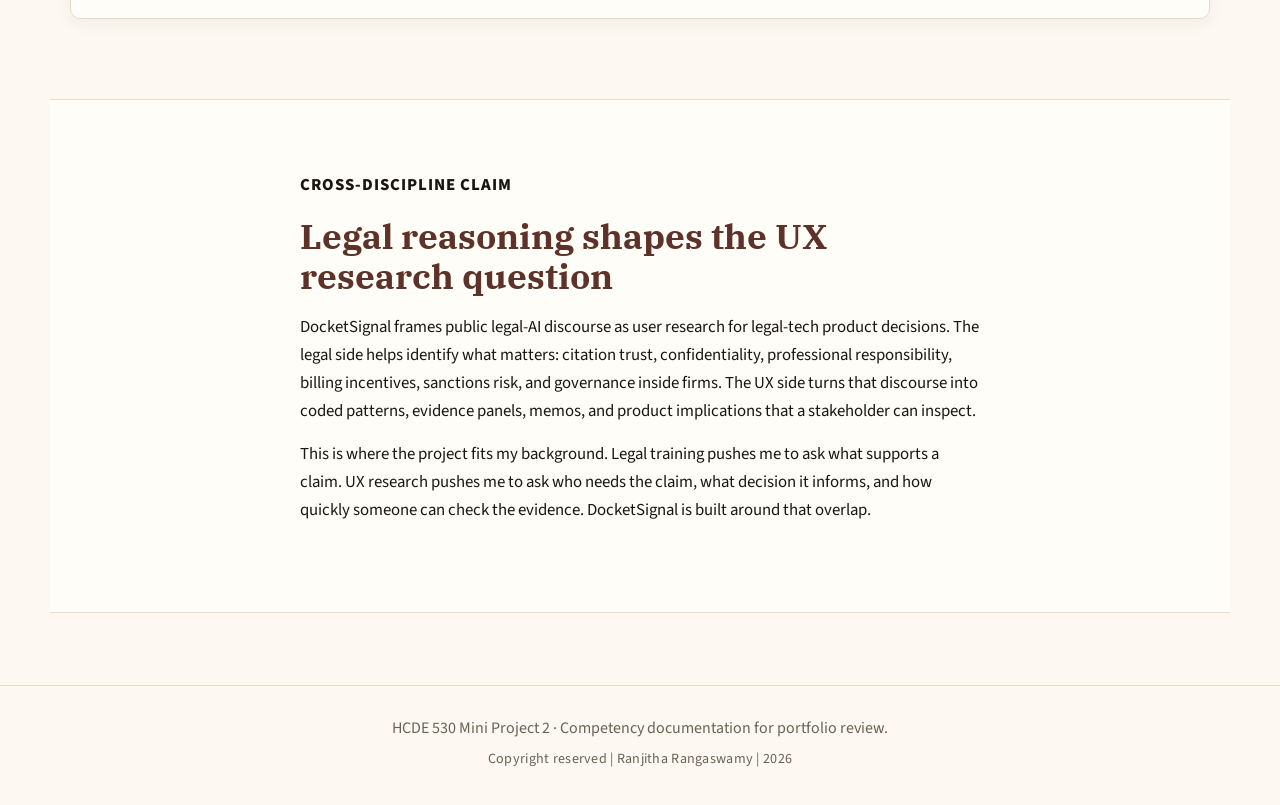
<file: competencies.html>
<!doctype html>
<html lang="en">
  <head>
    <meta charset="utf-8">
    <meta name="viewport" content="width=device-width, initial-scale=1">
    <meta name="description" content="Competency claims for DocketSignal, including legal reasoning, UX research, ethical data collection, and computational pipeline work.">
    <title>Competencies | DocketSignal</title>
    <link rel="preconnect" href="https://fonts.googleapis.com">
    <link rel="preconnect" href="https://fonts.gstatic.com" crossorigin>
    <link href="https://fonts.googleapis.com/css2?family=IBM+Plex+Serif:wght@500;600&family=Source+Sans+3:wght@400;500;600;700&display=swap" rel="stylesheet">
    <link rel="stylesheet" href="styles.css?v=20260609">
  </head>
  <body class="design-page">
    <header class="design-page__header">
      <nav class="design-page__nav" aria-label="Competency navigation">
        <a class="design-page__brand" href="index.html">DocketSignal</a>
        <div class="design-page__nav-links">
          <a href="index.html#story">Story</a>
          <a href="index.html#themes">Themes</a>
          <a href="index.html#evidence">Evidence</a>
          <a href="design.html">Design thinking</a>
          <a href="competencies.html" aria-current="page" class="design-page__nav-current">Competencies</a>
          <a href="reflection.html">Reflection</a>
        </div>
      </nav>
      <div class="design-page__intro">
        <p class="eyebrow">Portfolio · HCDE 530 · Mini Project 2</p>
        <h1>Competency claims</h1>
        <p class="design-page__lede">
          These claims explain what DocketSignal demonstrates as a computational research artifact, a public-data project, and a bridge between legal reasoning and UX research.
        </p>
        <div class="design-page__actions">
          <a class="button button--primary design-page__btn" href="index.html">Open the showcase</a>
          <a class="button button--secondary design-page__btn" href="mp2.md">Read markdown version</a>
        </div>
      </div>
    </header>

    <main class="design-page__main">
      <section class="design-themes" aria-labelledby="competency-map">
        <div class="section-heading">
          <p class="eyebrow">MP2 claims</p>
          <h2 id="competency-map">What this project demonstrates</h2>
          <p>Each claim connects the project work to a specific part of the code, interface, or analysis.</p>
        </div>

        <ol class="design-theme-grid">
          <li class="design-theme-card">
            <span class="design-theme-card__index">01</span>
            <div class="design-theme-card__body">
              <h3>Computational research pipeline</h3>
              <p class="design-theme-card__layout">Collection to structured artifacts</p>
              <p><code>src/pipeline.py</code> moves data through collection, cleaning, deduplication, theme coding, summary generation, excerpt selection, memo writing, chart creation, and static dashboard export.</p>
            </div>
          </li>

          <li class="design-theme-card">
            <span class="design-theme-card__index">02</span>
            <div class="design-theme-card__body">
              <h3>Ethical public-data scope</h3>
              <p class="design-theme-card__layout">Reddit API, provenance, and boundaries</p>
              <p>The project limits collection to public Reddit posts and comments through PRAW, avoids private forums and client data, and keeps source scope visible in the README and provenance notes.</p>
            </div>
          </li>

          <li class="design-theme-card">
            <span class="design-theme-card__index">03</span>
            <div class="design-theme-card__body">
              <h3>Qualitative interpretation support</h3>
              <p class="design-theme-card__layout">Transparent coding plus researcher memos</p>
              <p>The keyword themes, TF-IDF fallback, sentiment tags, excerpt tables, and memos support early analysis while keeping human interpretation central.</p>
            </div>
          </li>

          <li class="design-theme-card">
            <span class="design-theme-card__index">04</span>
            <div class="design-theme-card__body">
              <h3>Public-facing research communication</h3>
              <p class="design-theme-card__layout">Dashboard, evidence panels, and source links</p>
              <p>The interface turns CSV outputs into a readable showcase with a story, provenance, ranked themes, evidence, memos, chart views, and data exploration.</p>
            </div>
          </li>

          <li class="design-theme-card">
            <span class="design-theme-card__index">05</span>
            <div class="design-theme-card__body">
              <h3>Runnable project packaging</h3>
              <p class="design-theme-card__layout">Notebook, scripts, data, and documentation</p>
              <p>The project includes setup instructions, public URLs, a notebook, generated outputs, <code>.env.template</code>, <code>requirements.txt</code>, <code>mp2.md</code>, and <code>reflection.md</code>.</p>
            </div>
          </li>

          <li class="design-theme-card">
            <span class="design-theme-card__index">06</span>
            <div class="design-theme-card__body">
              <h3>Law plus UX research</h3>
              <p class="design-theme-card__layout">Cross-disciplinary framing</p>
              <p>DocketSignal connects legal concerns like citations, confidentiality, billing, sanctions risk, and governance with UX research habits like coding, synthesis, evidence panels, and stakeholder-readable product implications.</p>
            </div>
          </li>
        </ol>
      </section>

      <section class="design-story design-story--alt" aria-labelledby="competency-cross-discipline">
        <div class="design-story__inner">
          <p class="design-story__kicker">Cross-discipline claim</p>
          <h2 id="competency-cross-discipline">Legal reasoning shapes the UX research question</h2>
          <p>
            DocketSignal frames public legal-AI discourse as user research for legal-tech product decisions. The legal side helps identify what matters: citation trust, confidentiality, professional responsibility, billing incentives, sanctions risk, and governance inside firms. The UX side turns that discourse into coded patterns, evidence panels, memos, and product implications that a stakeholder can inspect.
          </p>
          <p>
            This is where the project fits my background. Legal training pushes me to ask what supports a claim. UX research pushes me to ask who needs the claim, what decision it informs, and how quickly someone can check the evidence. DocketSignal is built around that overlap.
          </p>
        </div>
      </section>
    </main>

    <footer>
      <p>HCDE 530 Mini Project 2 · Competency documentation for portfolio review.</p>
      <p class="footer__copyright">Copyright reserved | Ranjitha Rangaswamy | 2026</p>
    </footer>
  </body>
</html>
</file>
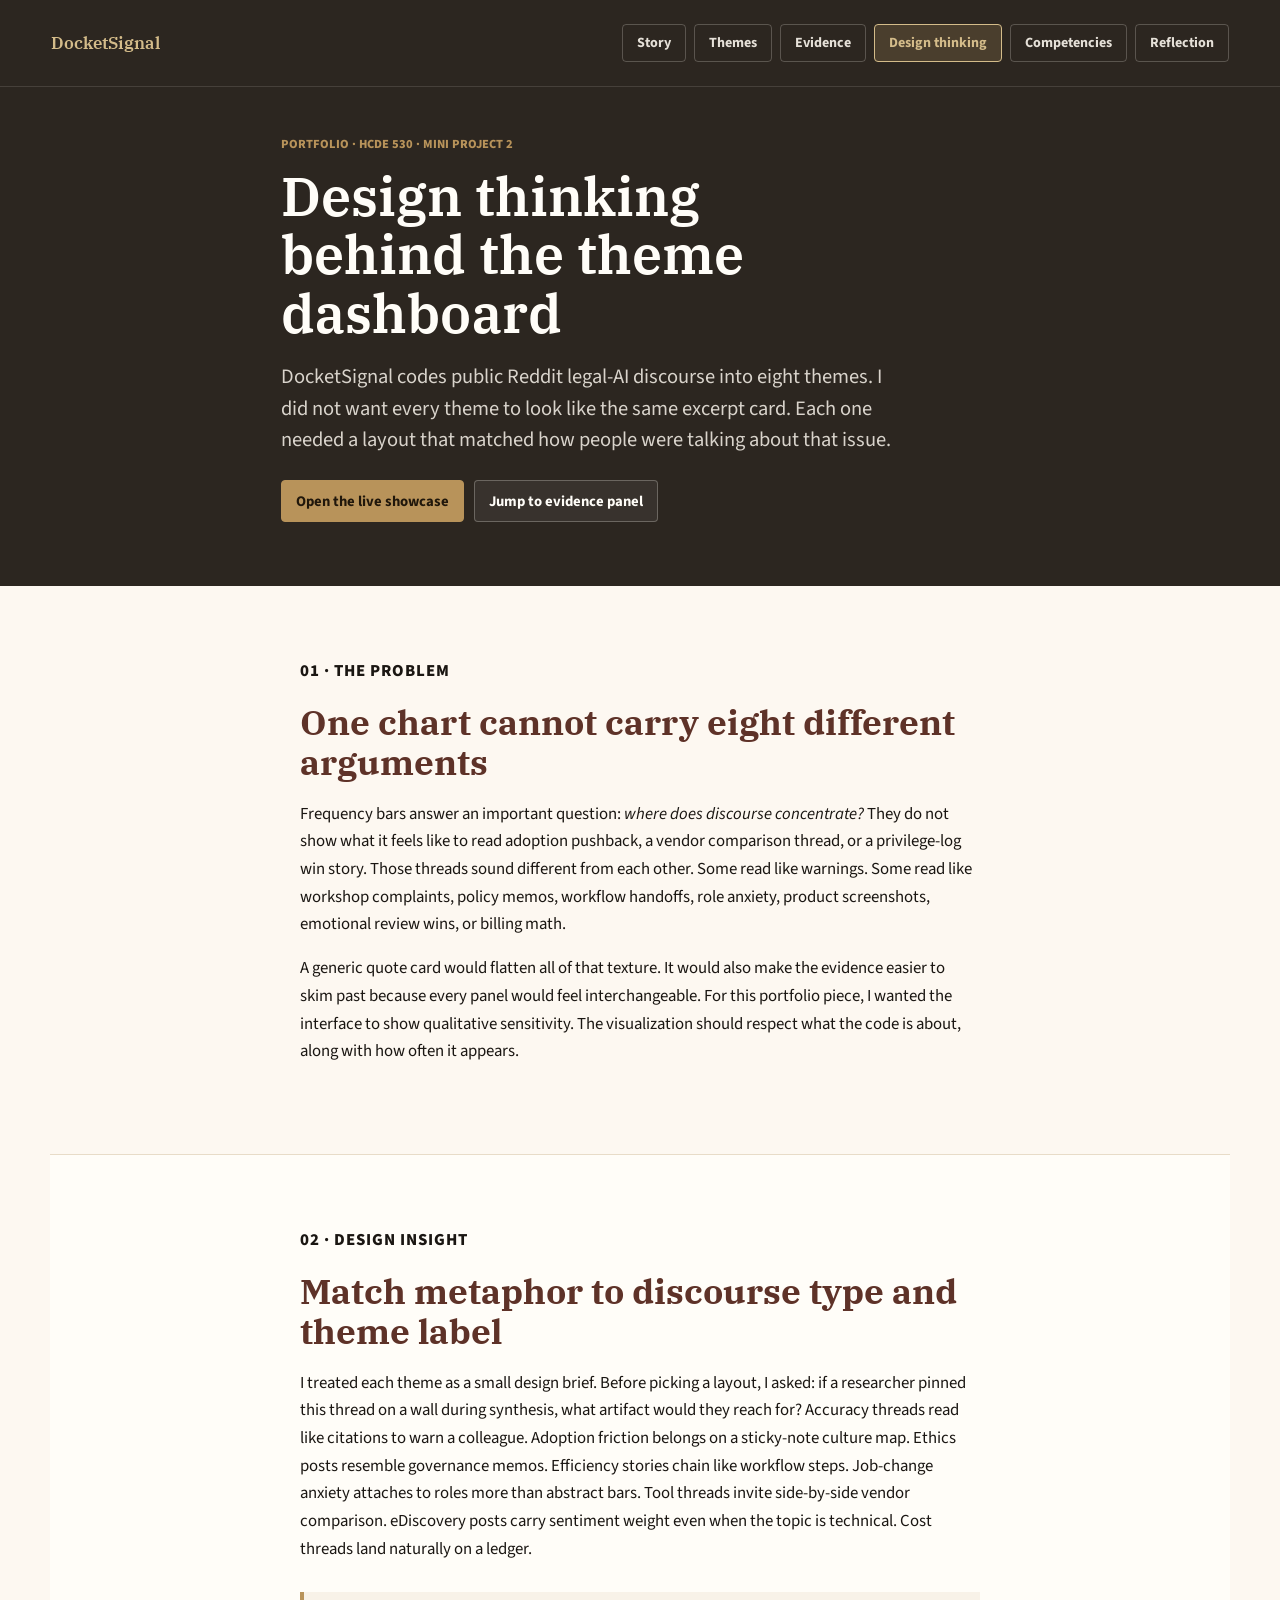
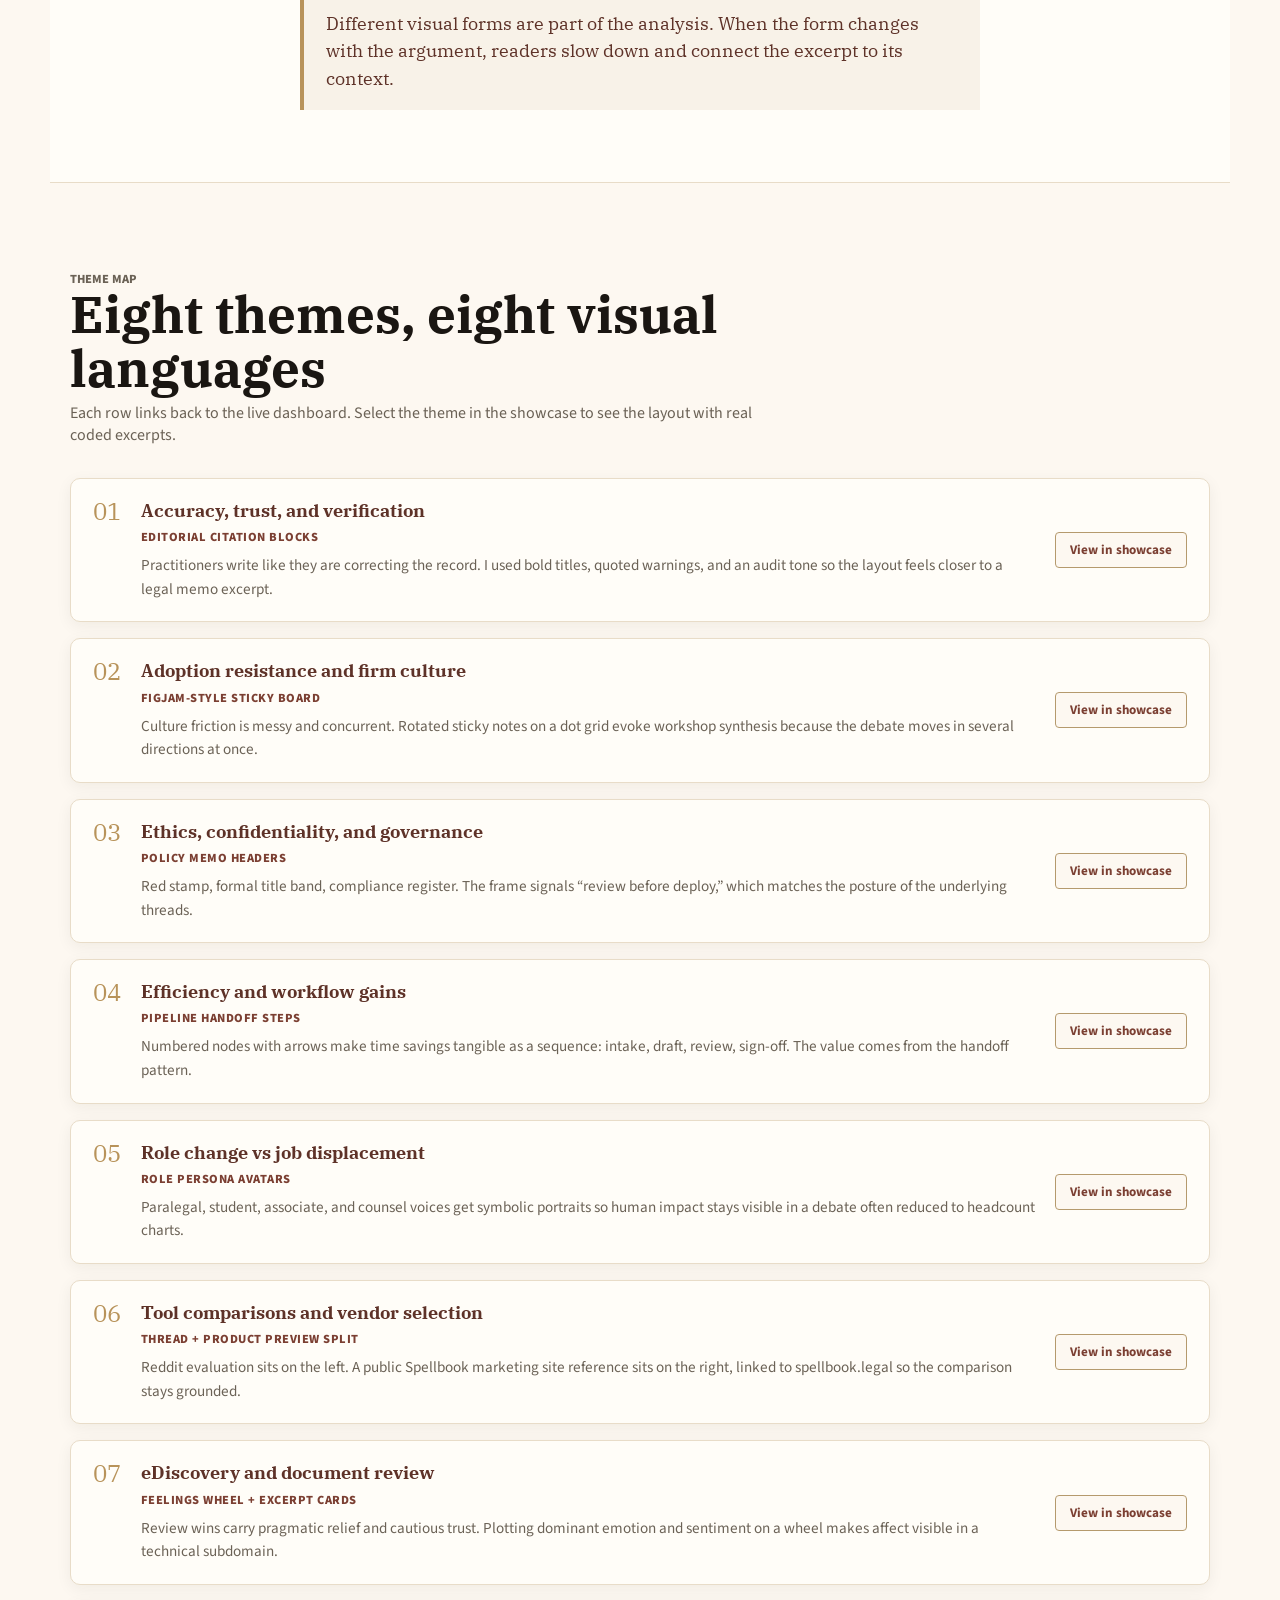
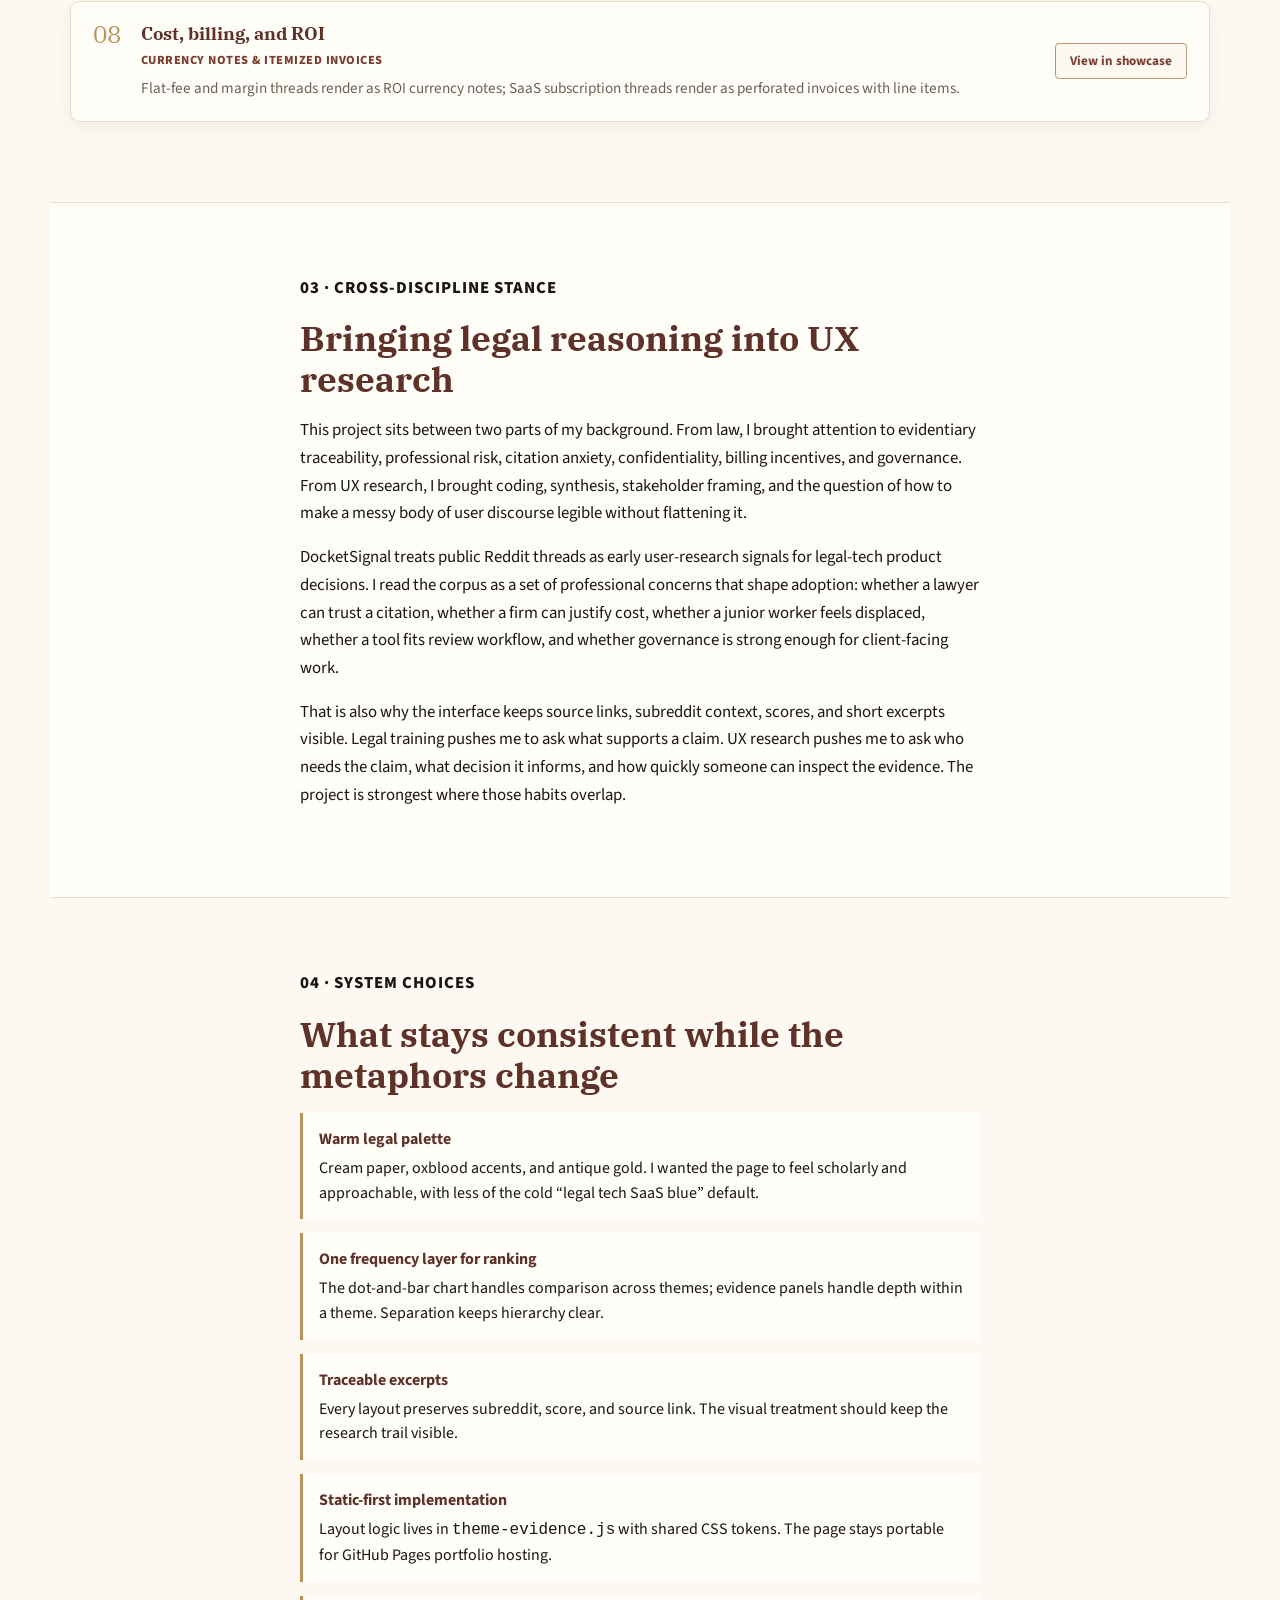
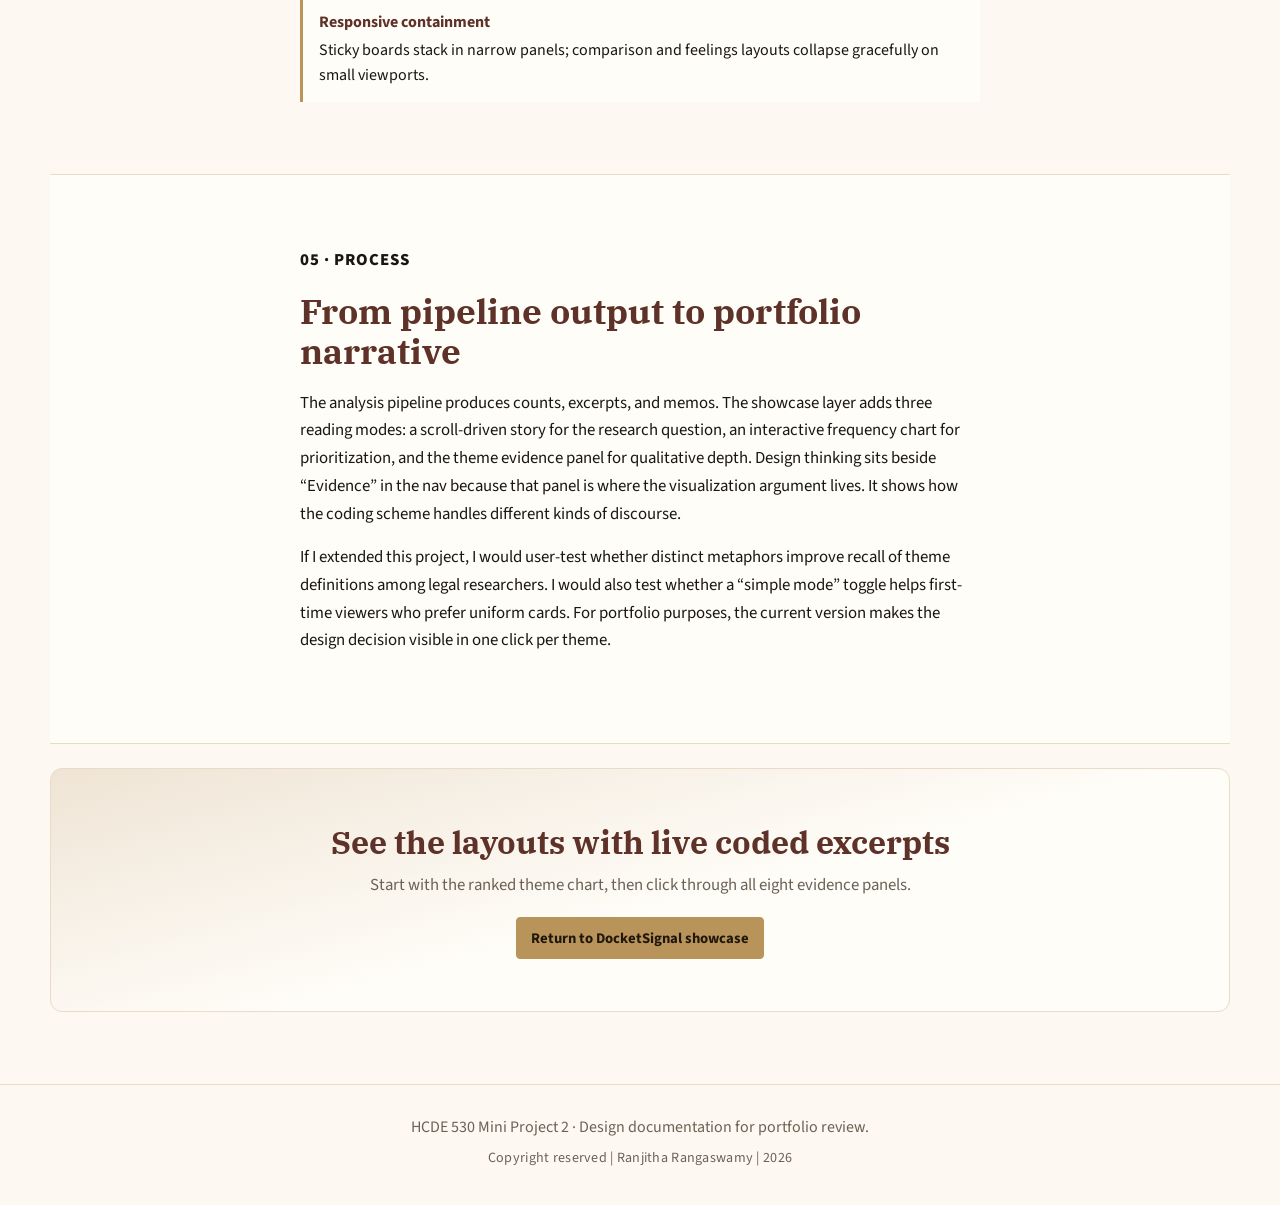
<file: design.html>
<!doctype html>
<html lang="en">
  <head>
    <meta charset="utf-8">
    <meta name="viewport" content="width=device-width, initial-scale=1">
    <meta name="description" content="Design thinking notes for DocketSignal and why each legal-AI discourse theme gets its own visualization metaphor.">
    <title>Design thinking | DocketSignal</title>
    <link rel="preconnect" href="https://fonts.googleapis.com">
    <link rel="preconnect" href="https://fonts.gstatic.com" crossorigin>
    <link href="https://fonts.googleapis.com/css2?family=IBM+Plex+Serif:wght@500;600&family=Source+Sans+3:wght@400;500;600;700&display=swap" rel="stylesheet">
    <link rel="stylesheet" href="styles.css?v=20260609">
  </head>
  <body class="design-page">
    <header class="design-page__header">
      <nav class="design-page__nav" aria-label="Design documentation navigation">
        <a class="design-page__brand" href="index.html">DocketSignal</a>
        <div class="design-page__nav-links">
          <a href="index.html#story">Story</a>
          <a href="index.html#themes">Themes</a>
          <a href="index.html#evidence">Evidence</a>
          <a href="design.html" aria-current="page" class="design-page__nav-current">Design thinking</a>
          <a href="competencies.html">Competencies</a>
          <a href="reflection.html">Reflection</a>
        </div>
      </nav>
      <div class="design-page__intro">
        <p class="eyebrow">Portfolio · HCDE 530 · Mini Project 2</p>
        <h1>Design thinking behind the theme dashboard</h1>
        <p class="design-page__lede">
          DocketSignal codes public Reddit legal-AI discourse into eight themes. I did not want every theme to look like the same excerpt card. Each one needed a layout that matched how people were talking about that issue.
        </p>
        <div class="design-page__actions">
          <a class="button button--primary design-page__btn" href="index.html#themes">Open the live showcase</a>
          <a class="button button--secondary design-page__btn" href="index.html#evidence">Jump to evidence panel</a>
        </div>
      </div>
    </header>

    <main class="design-page__main">
      <section class="design-story" aria-labelledby="design-problem">
        <div class="design-story__inner">
          <p class="design-story__kicker">01 · The problem</p>
          <h2 id="design-problem">One chart cannot carry eight different arguments</h2>
          <p>
            Frequency bars answer an important question: <em>where does discourse concentrate?</em> They do not show what it feels like to read adoption pushback, a vendor comparison thread, or a privilege-log win story. Those threads sound different from each other. Some read like warnings. Some read like workshop complaints, policy memos, workflow handoffs, role anxiety, product screenshots, emotional review wins, or billing math.
          </p>
          <p>
            A generic quote card would flatten all of that texture. It would also make the evidence easier to skim past because every panel would feel interchangeable. For this portfolio piece, I wanted the interface to show qualitative sensitivity. The visualization should respect what the code is about, along with how often it appears.
          </p>
        </div>
      </section>

      <section class="design-story design-story--alt" aria-labelledby="design-insight">
        <div class="design-story__inner">
          <p class="design-story__kicker">02 · Design insight</p>
          <h2 id="design-insight">Match metaphor to discourse type and theme label</h2>
          <p>
            I treated each theme as a small design brief. Before picking a layout, I asked: if a researcher pinned this thread on a wall during synthesis, what artifact would they reach for? Accuracy threads read like citations to warn a colleague. Adoption friction belongs on a sticky-note culture map. Ethics posts resemble governance memos. Efficiency stories chain like workflow steps. Job-change anxiety attaches to roles more than abstract bars. Tool threads invite side-by-side vendor comparison. eDiscovery posts carry sentiment weight even when the topic is technical. Cost threads land naturally on a ledger.
          </p>
          <blockquote class="design-pullquote">
            Different visual forms are part of the analysis. When the form changes with the argument, readers slow down and connect the excerpt to its context.
          </blockquote>
        </div>
      </section>

      <section class="design-themes" aria-labelledby="design-theme-map">
        <div class="section-heading">
          <p class="eyebrow">Theme map</p>
          <h2 id="design-theme-map">Eight themes, eight visual languages</h2>
          <p>Each row links back to the live dashboard. Select the theme in the showcase to see the layout with real coded excerpts.</p>
        </div>

        <ol class="design-theme-grid">
          <li class="design-theme-card">
            <span class="design-theme-card__index">01</span>
            <div class="design-theme-card__body">
              <h3>Accuracy, trust, and verification</h3>
              <p class="design-theme-card__layout">Editorial citation blocks</p>
              <p>Practitioners write like they are correcting the record. I used bold titles, quoted warnings, and an audit tone so the layout feels closer to a legal memo excerpt.</p>
            </div>
            <a class="design-theme-card__link" href="index.html#themes">View in showcase</a>
          </li>
          <li class="design-theme-card">
            <span class="design-theme-card__index">02</span>
            <div class="design-theme-card__body">
              <h3>Adoption resistance and firm culture</h3>
              <p class="design-theme-card__layout">FigJam-style sticky board</p>
              <p>Culture friction is messy and concurrent. Rotated sticky notes on a dot grid evoke workshop synthesis because the debate moves in several directions at once.</p>
            </div>
            <a class="design-theme-card__link" href="index.html#themes">View in showcase</a>
          </li>
          <li class="design-theme-card">
            <span class="design-theme-card__index">03</span>
            <div class="design-theme-card__body">
              <h3>Ethics, confidentiality, and governance</h3>
              <p class="design-theme-card__layout">Policy memo headers</p>
              <p>Red stamp, formal title band, compliance register. The frame signals “review before deploy,” which matches the posture of the underlying threads.</p>
            </div>
            <a class="design-theme-card__link" href="index.html#themes">View in showcase</a>
          </li>
          <li class="design-theme-card">
            <span class="design-theme-card__index">04</span>
            <div class="design-theme-card__body">
              <h3>Efficiency and workflow gains</h3>
              <p class="design-theme-card__layout">Pipeline handoff steps</p>
              <p>Numbered nodes with arrows make time savings tangible as a sequence: intake, draft, review, sign-off. The value comes from the handoff pattern.</p>
            </div>
            <a class="design-theme-card__link" href="index.html#themes">View in showcase</a>
          </li>
          <li class="design-theme-card">
            <span class="design-theme-card__index">05</span>
            <div class="design-theme-card__body">
              <h3>Role change vs job displacement</h3>
              <p class="design-theme-card__layout">Role persona avatars</p>
              <p>Paralegal, student, associate, and counsel voices get symbolic portraits so human impact stays visible in a debate often reduced to headcount charts.</p>
            </div>
            <a class="design-theme-card__link" href="index.html#themes">View in showcase</a>
          </li>
          <li class="design-theme-card">
            <span class="design-theme-card__index">06</span>
            <div class="design-theme-card__body">
              <h3>Tool comparisons and vendor selection</h3>
              <p class="design-theme-card__layout">Thread + product preview split</p>
              <p>Reddit evaluation sits on the left. A public Spellbook marketing site reference sits on the right, linked to spellbook.legal so the comparison stays grounded.</p>
            </div>
            <a class="design-theme-card__link" href="index.html#themes">View in showcase</a>
          </li>
          <li class="design-theme-card">
            <span class="design-theme-card__index">07</span>
            <div class="design-theme-card__body">
              <h3>eDiscovery and document review</h3>
              <p class="design-theme-card__layout">Feelings wheel + excerpt cards</p>
              <p>Review wins carry pragmatic relief and cautious trust. Plotting dominant emotion and sentiment on a wheel makes affect visible in a technical subdomain.</p>
            </div>
            <a class="design-theme-card__link" href="index.html#themes">View in showcase</a>
          </li>
          <li class="design-theme-card">
            <span class="design-theme-card__index">08</span>
            <div class="design-theme-card__body">
              <h3>Cost, billing, and ROI</h3>
              <p class="design-theme-card__layout">Currency notes &amp; itemized invoices</p>
              <p>Flat-fee and margin threads render as ROI currency notes; SaaS subscription threads render as perforated invoices with line items.</p>
            </div>
            <a class="design-theme-card__link" href="index.html#themes">View in showcase</a>
          </li>
        </ol>
      </section>

      <section class="design-story design-story--alt" aria-labelledby="design-cross-discipline">
        <div class="design-story__inner">
          <p class="design-story__kicker">03 · Cross-discipline stance</p>
          <h2 id="design-cross-discipline">Bringing legal reasoning into UX research</h2>
          <p>
            This project sits between two parts of my background. From law, I brought attention to evidentiary traceability, professional risk, citation anxiety, confidentiality, billing incentives, and governance. From UX research, I brought coding, synthesis, stakeholder framing, and the question of how to make a messy body of user discourse legible without flattening it.
          </p>
          <p>
            DocketSignal treats public Reddit threads as early user-research signals for legal-tech product decisions. I read the corpus as a set of professional concerns that shape adoption: whether a lawyer can trust a citation, whether a firm can justify cost, whether a junior worker feels displaced, whether a tool fits review workflow, and whether governance is strong enough for client-facing work.
          </p>
          <p>
            That is also why the interface keeps source links, subreddit context, scores, and short excerpts visible. Legal training pushes me to ask what supports a claim. UX research pushes me to ask who needs the claim, what decision it informs, and how quickly someone can inspect the evidence. The project is strongest where those habits overlap.
          </p>
        </div>
      </section>

      <section class="design-story" aria-labelledby="design-system">
        <div class="design-story__inner">
          <p class="design-story__kicker">04 · System choices</p>
          <h2 id="design-system">What stays consistent while the metaphors change</h2>
          <ul class="design-principles">
            <li>
              <strong>Warm legal palette</strong>
              Cream paper, oxblood accents, and antique gold. I wanted the page to feel scholarly and approachable, with less of the cold “legal tech SaaS blue” default.
            </li>
            <li>
              <strong>One frequency layer for ranking</strong>
              The dot-and-bar chart handles comparison across themes; evidence panels handle depth within a theme. Separation keeps hierarchy clear.
            </li>
            <li>
              <strong>Traceable excerpts</strong>
              Every layout preserves subreddit, score, and source link. The visual treatment should keep the research trail visible.
            </li>
            <li>
              <strong>Static-first implementation</strong>
              Layout logic lives in <code>theme-evidence.js</code> with shared CSS tokens. The page stays portable for GitHub Pages portfolio hosting.
            </li>
            <li>
              <strong>Responsive containment</strong>
              Sticky boards stack in narrow panels; comparison and feelings layouts collapse gracefully on small viewports.
            </li>
          </ul>
        </div>
      </section>

      <section class="design-story design-story--alt" aria-labelledby="design-process">
        <div class="design-story__inner">
          <p class="design-story__kicker">05 · Process</p>
          <h2 id="design-process">From pipeline output to portfolio narrative</h2>
          <p>
            The analysis pipeline produces counts, excerpts, and memos. The showcase layer adds three reading modes: a scroll-driven story for the research question, an interactive frequency chart for prioritization, and the theme evidence panel for qualitative depth. Design thinking sits beside “Evidence” in the nav because that panel is where the visualization argument lives. It shows how the coding scheme handles different kinds of discourse.
          </p>
          <p>
            If I extended this project, I would user-test whether distinct metaphors improve recall of theme definitions among legal researchers. I would also test whether a “simple mode” toggle helps first-time viewers who prefer uniform cards. For portfolio purposes, the current version makes the design decision visible in one click per theme.
          </p>
        </div>
      </section>

      <section class="design-cta">
        <h2>See the layouts with live coded excerpts</h2>
        <p>Start with the ranked theme chart, then click through all eight evidence panels.</p>
        <a class="button button--primary design-page__btn" href="index.html#themes">Return to DocketSignal showcase</a>
      </section>
    </main>

    <footer>
      <p>HCDE 530 Mini Project 2 · Design documentation for portfolio review.</p>
      <p class="footer__copyright">Copyright reserved | Ranjitha Rangaswamy | 2026</p>
    </footer>
  </body>
</html>
</file>
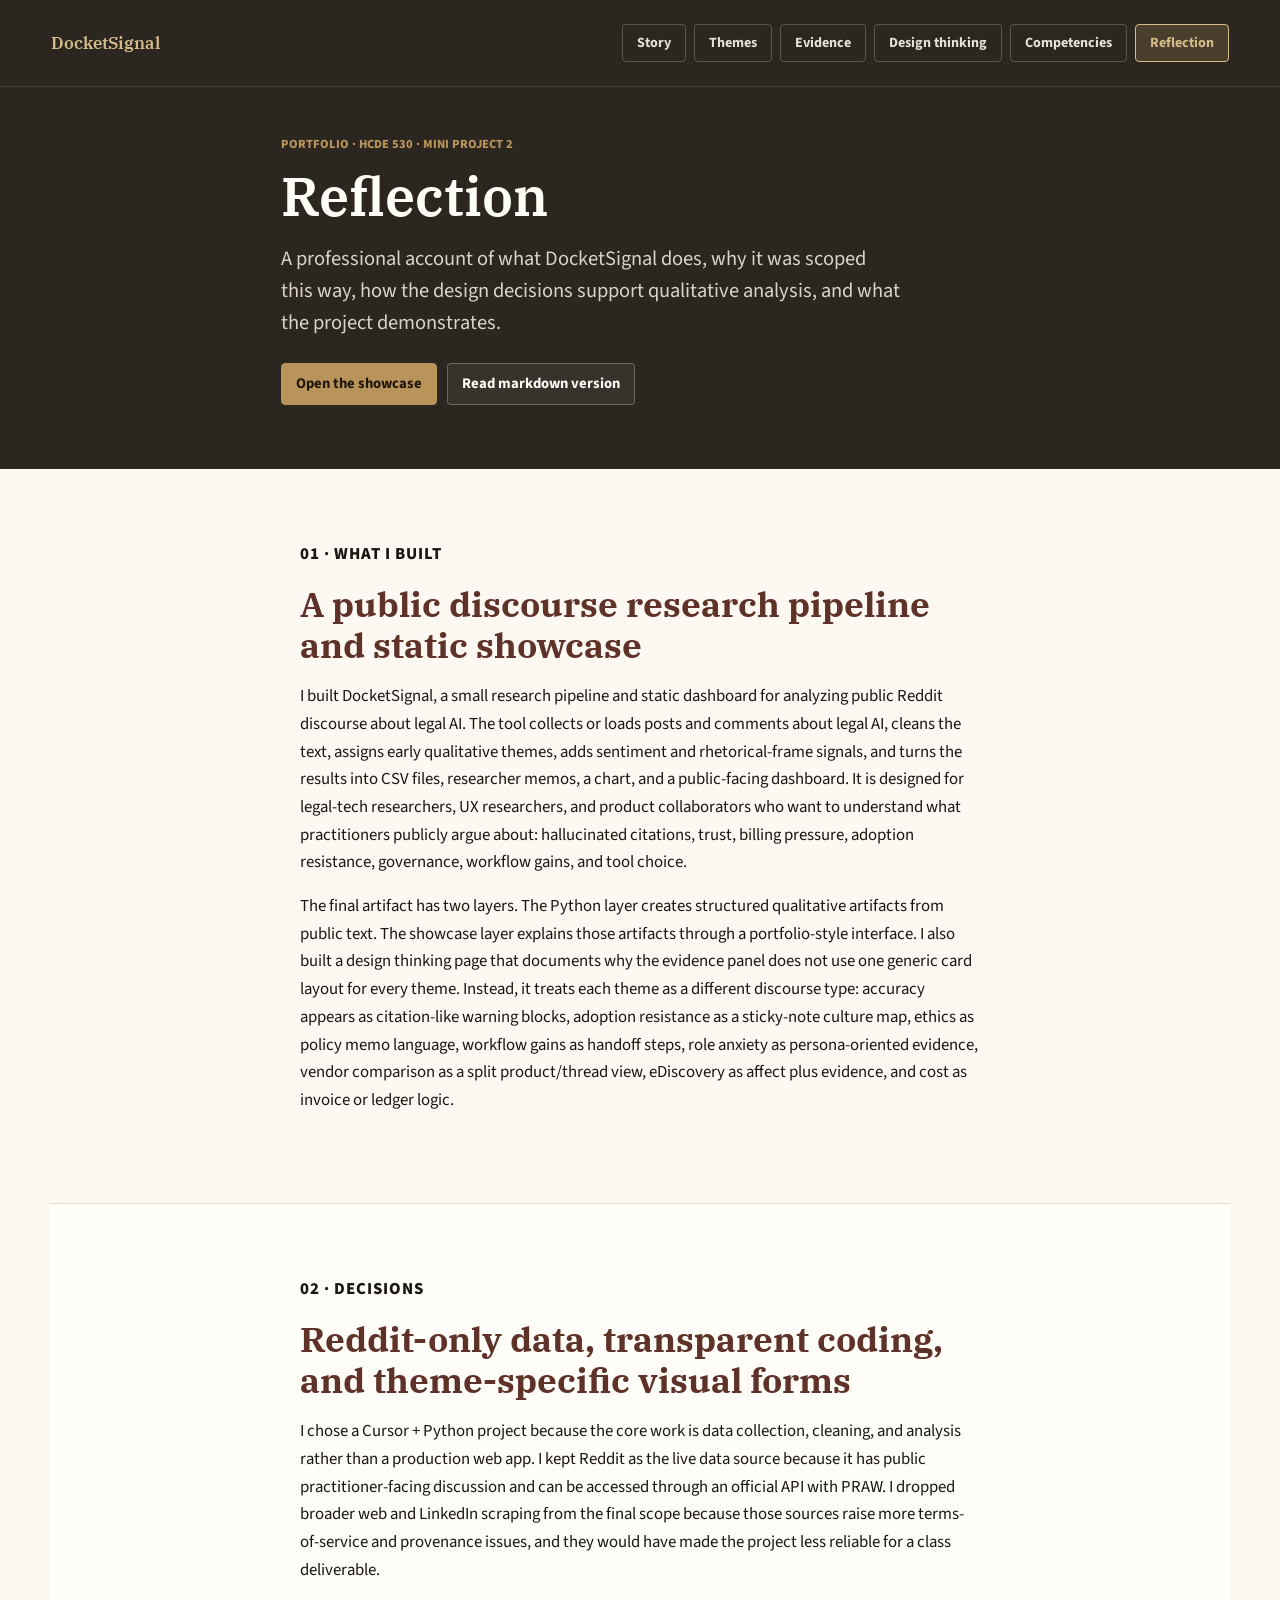
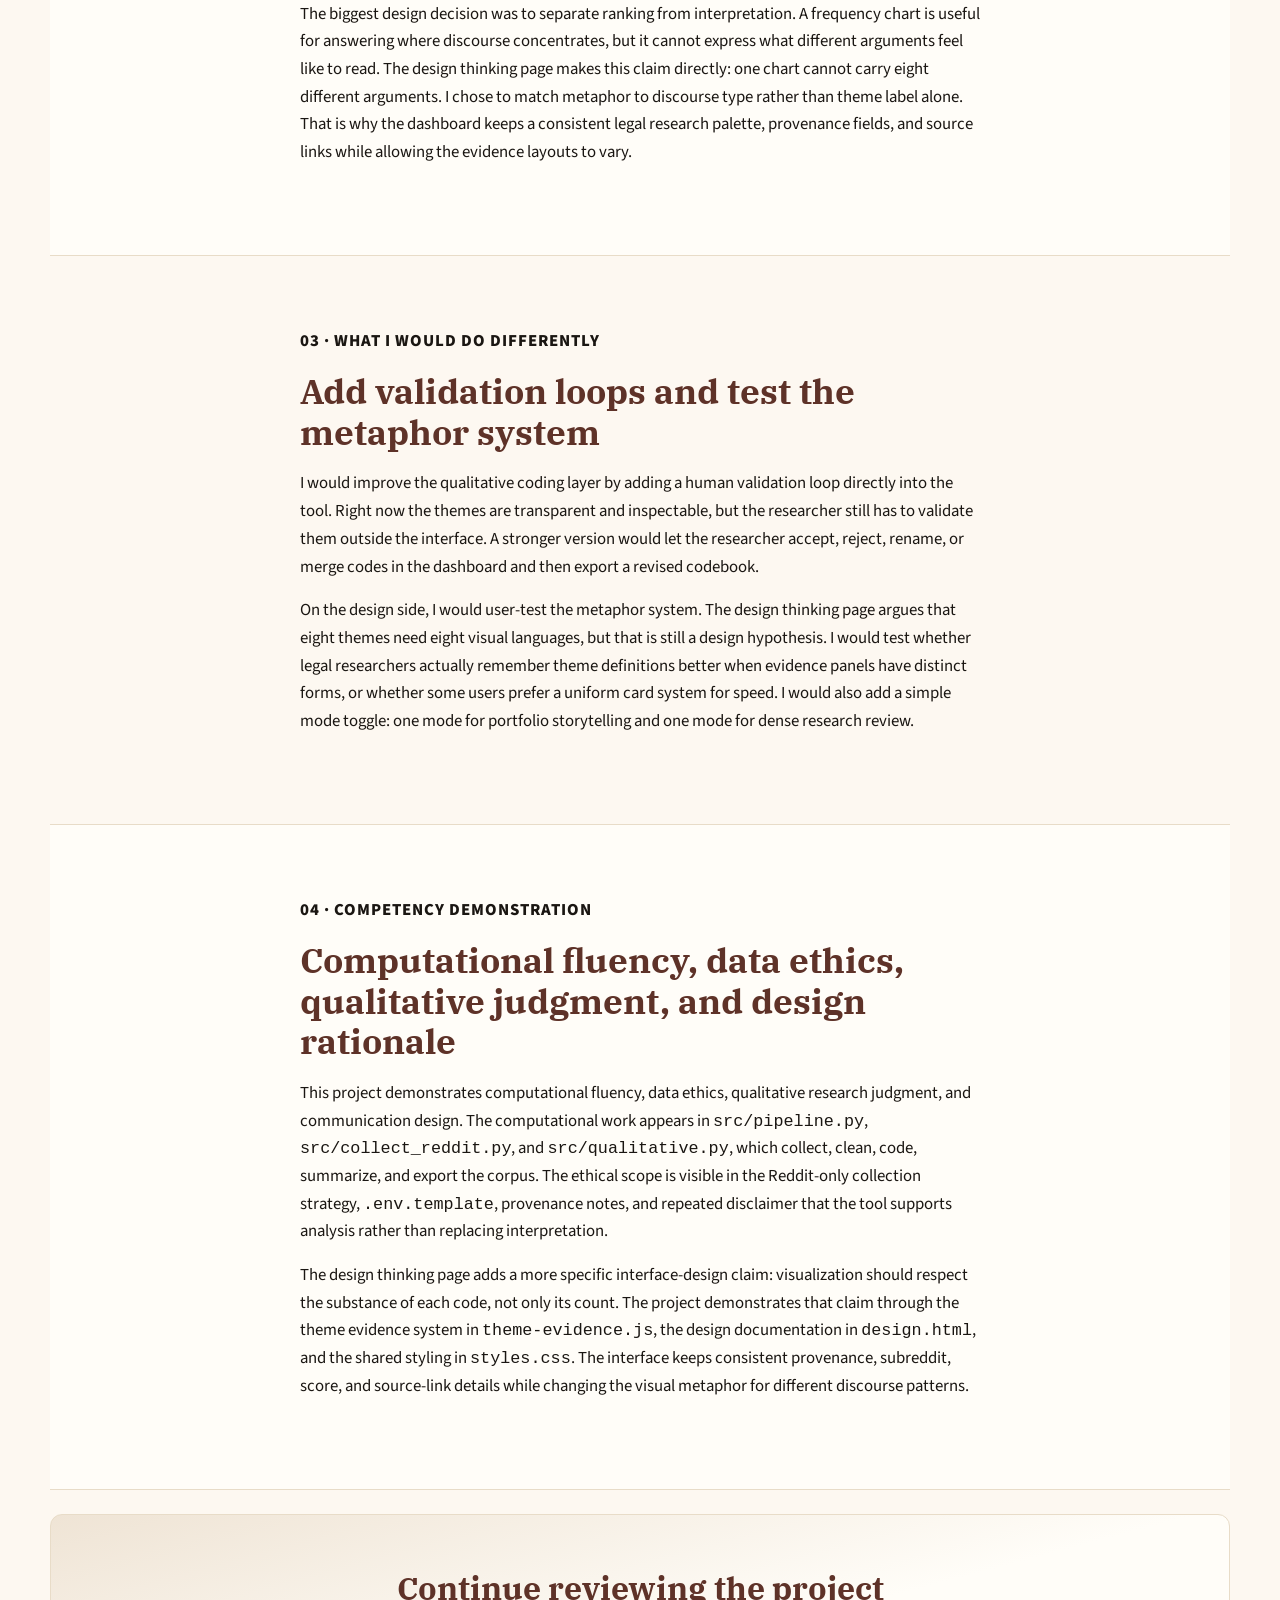
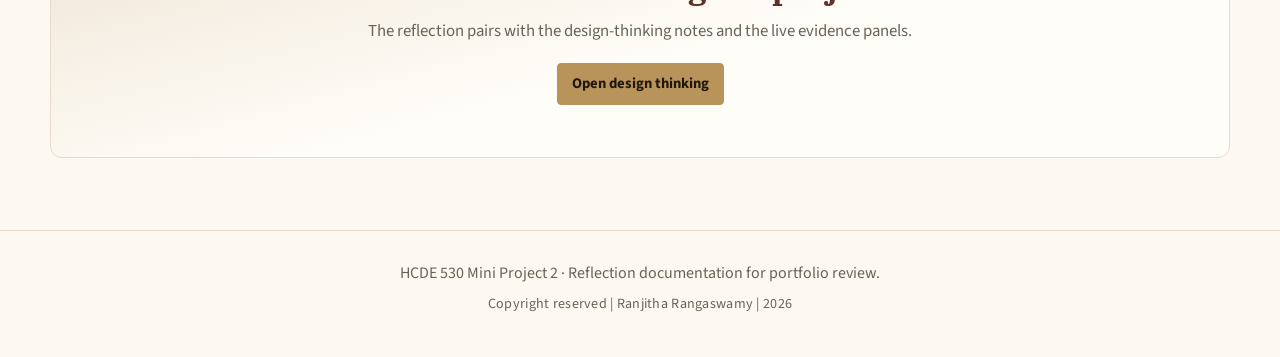
<file: reflection.html>
<!doctype html>
<html lang="en">
  <head>
    <meta charset="utf-8">
    <meta name="viewport" content="width=device-width, initial-scale=1">
    <meta name="description" content="Reflection for DocketSignal — what was built, design decisions, future improvements, and competency claims.">
    <title>Reflection | DocketSignal</title>
    <link rel="preconnect" href="https://fonts.googleapis.com">
    <link rel="preconnect" href="https://fonts.gstatic.com" crossorigin>
    <link href="https://fonts.googleapis.com/css2?family=IBM+Plex+Serif:wght@500;600&family=Source+Sans+3:wght@400;500;600;700&display=swap" rel="stylesheet">
    <link rel="stylesheet" href="styles.css?v=20260609">
  </head>
  <body class="design-page">
    <header class="design-page__header">
      <nav class="design-page__nav" aria-label="Reflection navigation">
        <a class="design-page__brand" href="index.html">DocketSignal</a>
        <div class="design-page__nav-links">
          <a href="index.html#story">Story</a>
          <a href="index.html#themes">Themes</a>
          <a href="index.html#evidence">Evidence</a>
          <a href="design.html">Design thinking</a>
          <a href="competencies.html">Competencies</a>
          <a href="reflection.html" aria-current="page" class="design-page__nav-current">Reflection</a>
        </div>
      </nav>
      <div class="design-page__intro">
        <p class="eyebrow">Portfolio · HCDE 530 · Mini Project 2</p>
        <h1>Reflection</h1>
        <p class="design-page__lede">
          A professional account of what DocketSignal does, why it was scoped this way, how the design decisions support qualitative analysis, and what the project demonstrates.
        </p>
        <div class="design-page__actions">
          <a class="button button--primary design-page__btn" href="index.html">Open the showcase</a>
          <a class="button button--secondary design-page__btn" href="reflection.md">Read markdown version</a>
        </div>
      </div>
    </header>

    <main class="design-page__main">
      <section class="design-story" aria-labelledby="reflection-built">
        <div class="design-story__inner">
          <p class="design-story__kicker">01 · What I built</p>
          <h2 id="reflection-built">A public discourse research pipeline and static showcase</h2>
          <p>
            I built DocketSignal, a small research pipeline and static dashboard for analyzing public Reddit discourse about legal AI. The tool collects or loads posts and comments about legal AI, cleans the text, assigns early qualitative themes, adds sentiment and rhetorical-frame signals, and turns the results into CSV files, researcher memos, a chart, and a public-facing dashboard. It is designed for legal-tech researchers, UX researchers, and product collaborators who want to understand what practitioners publicly argue about: hallucinated citations, trust, billing pressure, adoption resistance, governance, workflow gains, and tool choice.
          </p>
          <p>
            The final artifact has two layers. The Python layer creates structured qualitative artifacts from public text. The showcase layer explains those artifacts through a portfolio-style interface. I also built a design thinking page that documents why the evidence panel does not use one generic card layout for every theme. Instead, it treats each theme as a different discourse type: accuracy appears as citation-like warning blocks, adoption resistance as a sticky-note culture map, ethics as policy memo language, workflow gains as handoff steps, role anxiety as persona-oriented evidence, vendor comparison as a split product/thread view, eDiscovery as affect plus evidence, and cost as invoice or ledger logic.
          </p>
        </div>
      </section>

      <section class="design-story design-story--alt" aria-labelledby="reflection-decisions">
        <div class="design-story__inner">
          <p class="design-story__kicker">02 · Decisions</p>
          <h2 id="reflection-decisions">Reddit-only data, transparent coding, and theme-specific visual forms</h2>
          <p>
            I chose a Cursor + Python project because the core work is data collection, cleaning, and analysis rather than a production web app. I kept Reddit as the live data source because it has public practitioner-facing discussion and can be accessed through an official API with PRAW. I dropped broader web and LinkedIn scraping from the final scope because those sources raise more terms-of-service and provenance issues, and they would have made the project less reliable for a class deliverable.
          </p>
          <p>
            The biggest design decision was to separate ranking from interpretation. A frequency chart is useful for answering where discourse concentrates, but it cannot express what different arguments feel like to read. The design thinking page makes this claim directly: one chart cannot carry eight different arguments. I chose to match metaphor to discourse type rather than theme label alone. That is why the dashboard keeps a consistent legal research palette, provenance fields, and source links while allowing the evidence layouts to vary.
          </p>
        </div>
      </section>

      <section class="design-story" aria-labelledby="reflection-different">
        <div class="design-story__inner">
          <p class="design-story__kicker">03 · What I would do differently</p>
          <h2 id="reflection-different">Add validation loops and test the metaphor system</h2>
          <p>
            I would improve the qualitative coding layer by adding a human validation loop directly into the tool. Right now the themes are transparent and inspectable, but the researcher still has to validate them outside the interface. A stronger version would let the researcher accept, reject, rename, or merge codes in the dashboard and then export a revised codebook.
          </p>
          <p>
            On the design side, I would user-test the metaphor system. The design thinking page argues that eight themes need eight visual languages, but that is still a design hypothesis. I would test whether legal researchers actually remember theme definitions better when evidence panels have distinct forms, or whether some users prefer a uniform card system for speed. I would also add a simple mode toggle: one mode for portfolio storytelling and one mode for dense research review.
          </p>
        </div>
      </section>

      <section class="design-story design-story--alt" aria-labelledby="reflection-demonstrates">
        <div class="design-story__inner">
          <p class="design-story__kicker">04 · Competency demonstration</p>
          <h2 id="reflection-demonstrates">Computational fluency, data ethics, qualitative judgment, and design rationale</h2>
          <p>
            This project demonstrates computational fluency, data ethics, qualitative research judgment, and communication design. The computational work appears in <code>src/pipeline.py</code>, <code>src/collect_reddit.py</code>, and <code>src/qualitative.py</code>, which collect, clean, code, summarize, and export the corpus. The ethical scope is visible in the Reddit-only collection strategy, <code>.env.template</code>, provenance notes, and repeated disclaimer that the tool supports analysis rather than replacing interpretation.
          </p>
          <p>
            The design thinking page adds a more specific interface-design claim: visualization should respect the substance of each code, not only its count. The project demonstrates that claim through the theme evidence system in <code>theme-evidence.js</code>, the design documentation in <code>design.html</code>, and the shared styling in <code>styles.css</code>. The interface keeps consistent provenance, subreddit, score, and source-link details while changing the visual metaphor for different discourse patterns.
          </p>
        </div>
      </section>

      <section class="design-cta">
        <h2>Continue reviewing the project</h2>
        <p>The reflection pairs with the design-thinking notes and the live evidence panels.</p>
        <a class="button button--primary design-page__btn" href="design.html">Open design thinking</a>
      </section>
    </main>

    <footer>
      <p>HCDE 530 Mini Project 2 · Reflection documentation for portfolio review.</p>
      <p class="footer__copyright">Copyright reserved | Ranjitha Rangaswamy | 2026</p>
    </footer>
  </body>
</html>
</file>
<file: styles.css>
:root {
  --ink: #1a1612;
  --muted: #6b6256;
  --paper: #fdf8f1;
  --paper-strong: #fffdf8;
  --line: #e8dcc8;
  --line-strong: #b59a6d;
  --charcoal: #2c2620;
  --oxblood: #7b3f32;
  --oxblood-deep: #5e3228;
  --gold: #b8935a;
  --gold-light: #d4bc8a;
  --sage: #5a6b57;
  --slate: #4a5d68;
  --slate-deep: #354650;
  --sienna: #9a5538;
  --sand: #c9b08a;
  --cell-empty: #efe6d6;
  /* Aliases used across components */
  --blueprint: var(--oxblood);
  --navy: var(--charcoal);
  --green: var(--sage);
  --shadow: 0 24px 70px rgba(42, 36, 32, 0.12);
}

* {
  box-sizing: border-box;
}

html {
  scroll-behavior: smooth;
}

body {
  margin: 0;
  background: var(--paper);
  color: var(--ink);
  font-family: "Source Sans 3", Georgia, serif;
}

a {
  color: inherit;
}

.hero {
  min-height: 92vh;
  position: relative;
  display: flex;
  flex-direction: column;
  justify-content: space-between;
  overflow: hidden;
  background: var(--charcoal);
}

.hero__image {
  position: absolute;
  inset: 0;
  background:
    linear-gradient(90deg, rgba(22, 18, 15, 0.94) 0%, rgba(31, 27, 23, 0.84) 38%, rgba(31, 27, 23, 0.14) 100%),
    url("showcase-assets/legal-ai-discourse-showcase-hero.png") center / cover;
  transform: scale(1.01);
}

.topbar {
  position: relative;
  z-index: 2;
  flex-shrink: 0;
  display: flex;
  flex-wrap: wrap;
  justify-content: flex-end;
  align-items: center;
  gap: 8px;
  padding: clamp(16px, 2.5vw, 24px) clamp(18px, 4vw, 56px);
}

.topbar a,
.button {
  min-height: 42px;
  display: inline-flex;
  align-items: center;
  justify-content: center;
  border: 1px solid rgba(255, 250, 241, 0.26);
  border-radius: 4px;
  padding: 9px 14px;
  color: var(--paper-strong);
  text-decoration: none;
  font-size: 0.92rem;
  font-weight: 700;
  transition: transform 160ms ease, background 160ms ease, border-color 160ms ease;
}

.topbar a:hover,
.button:hover {
  transform: translateY(-1px);
  border-color: rgba(255, 250, 241, 0.62);
  background: rgba(255, 250, 241, 0.08);
}

.topbar .brand-link {
  background: rgba(184, 147, 90, 0.2);
  border-color: rgba(184, 147, 90, 0.75);
  color: var(--gold-light);
}

.topbar__design-card {
  background: rgba(255, 250, 241, 0.14);
  border-color: var(--gold-light);
  color: var(--gold-light);
  box-shadow: 0 0 0 1px rgba(184, 147, 90, 0.35), 0 8px 24px rgba(0, 0, 0, 0.18);
  letter-spacing: 0.02em;
}

.topbar__design-card:hover {
  background: rgba(255, 250, 241, 0.22);
  border-color: var(--gold);
  color: #fffdf8;
}

.hero__content {
  position: relative;
  z-index: 1;
  flex: 1;
  display: flex;
  flex-direction: column;
  justify-content: flex-end;
  width: min(820px, calc(100% - 36px));
  max-width: 100%;
  margin-top: clamp(12px, 3vh, 32px);
  padding: 0 clamp(18px, 4vw, 56px) clamp(48px, 8vh, 72px);
  color: var(--paper-strong);
}

.eyebrow {
  margin: 0 0 clamp(10px, 1.5vh, 16px);
  color: var(--gold);
  font-size: 0.78rem;
  font-weight: 800;
  letter-spacing: 0;
  text-transform: uppercase;
}

h1,
h2,
h3 {
  font-family: "IBM Plex Serif", Georgia, serif;
  letter-spacing: 0;
}

h1 {
  max-width: 760px;
  margin: 0;
  font-size: clamp(2.75rem, 9vw, 6.5rem);
  line-height: 1.05;
  font-weight: 600;
}

.lede {
  max-width: 620px;
  margin: clamp(16px, 2.5vh, 28px) 0 0;
  color: rgba(255, 250, 241, 0.82);
  font-size: clamp(1.2rem, 2.2vw, 1.55rem);
  line-height: 1.35;
}

.method-quote {
  max-width: 680px;
  margin: clamp(16px, 2vh, 24px) 0 0;
  padding: 14px 18px;
  border-left: 3px solid var(--gold);
  color: rgba(255, 250, 241, 0.78);
  font-size: 0.98rem;
  line-height: 1.5;
  font-style: italic;
}

.hero__actions {
  display: flex;
  flex-wrap: wrap;
  gap: 10px;
  margin-top: clamp(20px, 3vh, 32px);
}

.button--primary {
  background: var(--gold);
  border-color: var(--gold);
  color: #20170b;
}

.button--secondary {
  background: rgba(255, 250, 241, 0.06);
}

.hero__scroll {
  display: inline-flex;
  flex-direction: column;
  align-items: center;
  gap: 10px;
  margin-top: clamp(28px, 4vh, 48px);
  color: rgba(255, 250, 241, 0.72);
  text-decoration: none;
  font-size: 0.72rem;
  font-weight: 800;
  letter-spacing: 0.14em;
  text-transform: uppercase;
}

.hero__scroll-line {
  width: 1px;
  height: 52px;
  background: linear-gradient(180deg, var(--gold), transparent);
  animation: scroll-hint 1.8s ease-in-out infinite;
}

@keyframes scroll-hint {
  0%, 100% { opacity: 0.35; transform: scaleY(0.65); transform-origin: top; }
  50% { opacity: 1; transform: scaleY(1); }
}

.scrolly-marquee {
  overflow: hidden;
  border-block: 1px solid var(--line);
  background: var(--charcoal);
  padding: 14px 0;
}

.scrolly-marquee__track {
  display: flex;
  gap: 48px;
  width: max-content;
  animation: marquee 42s linear infinite;
  color: rgba(255, 250, 241, 0.55);
  font-size: 0.88rem;
  font-weight: 700;
  letter-spacing: 0.02em;
  text-transform: none;
}

.scrolly-marquee__track span {
  flex-shrink: 0;
}

.scrolly-marquee__track span::before {
  content: "·";
  margin-right: 48px;
  color: var(--gold);
}

@keyframes marquee {
  from { transform: translateX(0); }
  to { transform: translateX(-50%); }
}

.scrolly-story {
  background: var(--paper);
  color: var(--ink);
}

.scrolly-story__inner {
  width: min(1180px, calc(100% - 32px));
  margin: 0 auto;
  padding: 72px 0 96px;
}

.scrolly-step {
  max-width: 820px;
  margin: 0 auto 96px;
  padding: 0 8px;
}

.scrolly-step--dark {
  max-width: none;
  margin-bottom: 120px;
  padding: 72px clamp(18px, 4vw, 56px);
  background: var(--charcoal);
  color: var(--paper-strong);
  box-sizing: border-box;
  overflow: visible;
}

.scrolly-step--dark .scrolly-body,
.scrolly-step--dark .scrolly-meta {
  color: rgba(255, 250, 241, 0.78);
}

.scrolly-step--closing {
  margin-bottom: 0;
  padding-top: 24px;
  border-top: 1px solid var(--line);
}

.scrolly-kicker {
  margin: 0 0 16px;
  color: var(--gold);
  font-size: 0.72rem;
  font-weight: 800;
  letter-spacing: 0.08em;
  text-transform: uppercase;
}

.scrolly-step--dark .scrolly-kicker {
  color: var(--gold-light);
}

.scrolly-headline {
  margin: 0 0 24px;
  font-family: "IBM Plex Serif", Georgia, serif;
  font-size: clamp(2.4rem, 6vw, 4.2rem);
  line-height: 1.08;
  font-weight: 600;
}

.scrolly-headline em {
  font-style: italic;
  color: var(--oxblood);
}

.scrolly-step--dark .scrolly-headline em {
  color: var(--gold-light);
}

.scrolly-headline--compact {
  font-size: clamp(2rem, 4.5vw, 3rem);
}

.scrolly-body {
  margin: 0 0 18px;
  font-size: clamp(1.05rem, 2vw, 1.22rem);
  line-height: 1.55;
  color: var(--muted);
}

.scrolly-pullquote {
  margin: 28px 0;
  padding: 0 0 0 20px;
  border-left: 3px solid var(--oxblood);
  font-family: "IBM Plex Serif", Georgia, serif;
  font-size: clamp(1.35rem, 3vw, 1.85rem);
  line-height: 1.35;
  font-style: italic;
  color: var(--ink);
}

.scrolly-pullquote--wide {
  max-width: 720px;
}

.scrolly-evidence-quote {
  margin: 28px 0 0;
  padding: 20px 22px 16px;
  border-left: 4px solid var(--oxblood);
  background: var(--paper-strong);
  text-align: left;
  box-sizing: border-box;
  width: 100%;
  max-width: 100%;
  overflow: visible;
}

.scrolly-evidence-quote .reddit-quote__title {
  color: var(--ink);
}

.scrolly-evidence-quote .reddit-quote__body {
  color: var(--muted);
}

.scrolly-evidence-quote .reddit-quote__meta {
  color: var(--muted);
}

.scrolly-evidence-quote--dark {
  margin-top: 32px;
  border-left-color: var(--gold-light);
  background: rgba(255, 250, 241, 0.08);
}

.scrolly-evidence-quote--dark .reddit-quote__title:not(.reddit-quote__title--label) {
  color: var(--paper);
}

.scrolly-evidence-quote--dark .reddit-quote__title--label {
  color: rgba(255, 250, 241, 0.72);
}

.scrolly-evidence-quote--dark .reddit-quote__body {
  border-left-color: rgba(255, 250, 241, 0.35);
  color: rgba(255, 250, 241, 0.88);
}

.scrolly-evidence-quote--dark .reddit-quote__meta {
  color: rgba(255, 250, 241, 0.62);
}

.scrolly-evidence-quote + .scrolly-evidence-quote {
  margin-top: 18px;
}

.scrolly-wordlist {
  display: flex;
  flex-wrap: wrap;
  gap: 10px;
  margin: 28px 0 0;
  padding: 0;
  list-style: none;
}

.scrolly-wordlist li {
  border: 1px solid rgba(255, 250, 241, 0.22);
  padding: 8px 14px;
  font-size: 0.82rem;
  font-weight: 700;
  letter-spacing: 0.04em;
  text-transform: uppercase;
  color: rgba(255, 250, 241, 0.88);
}

.scrolly-pair {
  display: grid;
  grid-template-columns: minmax(260px, 1fr) minmax(300px, 1.1fr);
  gap: clamp(24px, 5vw, 64px);
  align-items: start;
  margin: 0 auto 100px;
  max-width: 1100px;
  padding: 0 8px;
}

.scrolly-pair__sticky {
  position: sticky;
  top: 88px;
}

.scrolly-meta {
  margin: 20px 0 0;
  font-size: 0.82rem;
  line-height: 1.45;
  color: var(--muted);
}

.scrolly-stat-card {
  border: 1px solid var(--line);
  background: var(--paper-strong);
  padding: 28px 28px 24px;
  box-shadow: var(--shadow);
}

.scrolly-stat-card__index {
  margin: 0 0 12px;
  font-size: 0.72rem;
  font-weight: 800;
  letter-spacing: 0.08em;
  text-transform: uppercase;
  color: var(--muted);
}

.scrolly-stat-card__value {
  margin: 0;
  font-family: "IBM Plex Serif", Georgia, serif;
  font-size: clamp(3rem, 8vw, 5rem);
  line-height: 1;
  color: var(--oxblood);
}

.scrolly-stat-card__label {
  margin: 16px 0 20px;
  font-size: 1.05rem;
  line-height: 1.45;
  color: var(--ink);
}

.scrolly-stat-card__note {
  margin: 16px 0 0;
  font-size: 0.82rem;
  line-height: 1.45;
  color: var(--muted);
}

.scrolly-stat-card__grid {
  display: grid;
  grid-template-columns: repeat(10, 1fr);
  gap: 6px;
  max-width: 280px;
}

.scrolly-grid-cell {
  aspect-ratio: 1;
  border: 1px solid var(--line);
  background: var(--cell-empty);
}

.scrolly-grid-cell.is-on {
  background: var(--oxblood);
  border-color: var(--oxblood-deep);
}

.scrolly-sent-bar {
  display: flex;
  height: 8px;
  border-radius: 999px;
  overflow: hidden;
  background: var(--cell-empty);
  max-width: 320px;
}

.scrolly-sent-bar .pos { background: var(--green); }
.scrolly-sent-bar .neu { background: var(--line-strong); }
.scrolly-sent-bar .neg { background: var(--oxblood); }

.scrolly-paths {
  display: grid;
  grid-template-columns: repeat(2, 1fr);
  gap: 20px;
  margin-top: 28px;
}

.scrolly-path {
  border: 1px solid var(--line);
  padding: 22px;
  background: var(--paper-strong);
}

.scrolly-path__label {
  margin: 0 0 10px;
  font-size: 0.72rem;
  font-weight: 800;
  letter-spacing: 0.06em;
  text-transform: uppercase;
  color: var(--muted);
}

.scrolly-path__stat {
  margin: 0 0 12px;
  font-family: "IBM Plex Serif", Georgia, serif;
  font-size: 2.4rem;
  line-height: 1;
  color: var(--blueprint);
}

.scrolly-path__text {
  margin: 0;
  font-size: 0.95rem;
  line-height: 1.5;
  color: var(--muted);
}

.scrolly-cta {
  display: grid;
  grid-template-columns: repeat(4, 1fr);
  gap: 12px;
  margin-top: 36px;
}

.scrolly-cta a {
  display: flex;
  flex-direction: column;
  gap: 6px;
  padding: 18px;
  border: 1px solid var(--line);
  background: var(--paper-strong);
  text-decoration: none;
  transition: border-color 160ms ease, transform 160ms ease;
}

.scrolly-cta a:hover {
  border-color: var(--gold);
  transform: translateY(-2px);
}

.scrolly-cta strong {
  font-family: "IBM Plex Serif", Georgia, serif;
  font-size: 1.15rem;
  color: var(--ink);
}

.scrolly-cta span {
  font-size: 0.82rem;
  color: var(--muted);
}

.scrolly-reveal {
  opacity: 0;
  transform: translateY(28px);
  transition: opacity 0.7s ease, transform 0.7s ease;
}

.scrolly-reveal.is-visible {
  opacity: 1;
  transform: translateY(0);
}

.stats-strip {
  width: min(1180px, calc(100% - 32px));
  margin: 48px auto 0;
  position: relative;
  z-index: 3;
  display: grid;
  grid-template-columns: repeat(4, 1fr);
  background: var(--paper-strong);
  border: 1px solid var(--line);
  box-shadow: var(--shadow);
}

.stats-strip article {
  padding: 22px 24px;
  border-right: 1px solid var(--line);
}

.stats-strip article:last-child {
  border-right: 0;
}

.stats-strip span {
  display: block;
  font-family: "IBM Plex Serif", Georgia, serif;
  font-size: clamp(1.9rem, 4vw, 3rem);
  line-height: 1;
}

.stats-strip p,
.provenance-banner,
.signal-grid p,
.download-card p,
.section-heading p,
footer p {
  margin: 7px 0 0;
  color: var(--muted);
}

.provenance-banner {
  width: min(1180px, calc(100% - 32px));
  margin: 14px auto 0;
  padding: 14px 18px;
  display: grid;
  gap: 6px;
  border: 1px solid var(--line);
  background: var(--paper-strong);
  box-shadow: 0 8px 24px rgba(31, 25, 18, 0.06);
}

.provenance-badge {
  display: inline-block;
  width: fit-content;
  padding: 4px 10px;
  border-radius: 999px;
  font-size: 0.78rem;
  font-weight: 700;
  letter-spacing: 0.04em;
  text-transform: uppercase;
}

.provenance-banner.is-sample .provenance-badge {
  background: rgba(194, 143, 55, 0.18);
  color: #7a5718;
  border: 1px solid rgba(194, 143, 55, 0.45);
}

.provenance-banner.is-live .provenance-badge {
  background: rgba(75, 118, 87, 0.16);
  color: var(--green);
  border: 1px solid rgba(75, 118, 87, 0.4);
}

.provenance-detail {
  margin: 0;
  color: var(--ink);
  font-size: 0.98rem;
  line-height: 1.45;
}

.provenance-meta {
  margin: 0;
  font-size: 0.88rem;
}

.provenance-meta a {
  color: var(--blueprint);
}

main {
  padding: 0 0 72px;
}

.dashboard,
.downloads,
.discourse-explorer {
  width: min(1180px, calc(100% - 32px));
  margin: 0 auto 84px;
}

.section-heading {
  max-width: 720px;
  margin-bottom: 26px;
}

.section-heading h2 {
  margin: 0;
  font-size: clamp(2rem, 4vw, 3.2rem);
  line-height: 1.04;
}

.dashboard__grid {
  display: grid;
  grid-template-columns: minmax(280px, 360px) 1fr;
  gap: 18px;
  align-items: start;
}

.theme-list,
.theme-detail,
.method-note {
  border: 1px solid var(--line);
  background: var(--paper-strong);
  box-shadow: 0 16px 48px rgba(31, 25, 18, 0.08);
}

.panel-title {
  display: flex;
  justify-content: space-between;
  padding: 14px 16px;
  border-bottom: 1px solid var(--line);
  color: var(--muted);
  font-size: 0.76rem;
  font-weight: 800;
  letter-spacing: 0;
  text-transform: uppercase;
}

.theme-button {
  width: 100%;
  display: grid;
  grid-template-columns: 1fr auto;
  gap: 16px;
  border: 0;
  border-bottom: 1px solid var(--line);
  background: transparent;
  color: var(--ink);
  padding: 16px;
  text-align: left;
  cursor: pointer;
}

.theme-button:last-child {
  border-bottom: 0;
}

.theme-button:hover,
.theme-button.is-active {
  background: #efe4d5;
}

.theme-button.is-active {
  box-shadow: inset 4px 0 0 var(--oxblood);
}

.theme-button strong {
  display: block;
  font-size: 1rem;
  line-height: 1.16;
}

.theme-button small {
  display: block;
  margin-top: 5px;
  color: var(--muted);
  font-size: 0.84rem;
}

.theme-button span {
  color: var(--oxblood);
  font-family: "IBM Plex Serif", Georgia, serif;
  font-size: 1.6rem;
  line-height: 1;
}

.theme-detail {
  padding: clamp(20px, 3vw, 34px);
  container-type: inline-size;
}

.detail-kicker {
  color: var(--blueprint);
  font-weight: 800;
  letter-spacing: 0;
  text-transform: uppercase;
  font-size: 0.78rem;
}

.detail-head {
  display: grid;
  grid-template-columns: 1fr minmax(200px, 280px);
  gap: 20px;
  align-items: start;
  margin-top: 8px;
}

.detail-head__meta {
  display: flex;
  flex-direction: column;
  align-items: stretch;
  gap: 10px;
}

.detail-methods {
  border: 1px solid var(--line-strong);
  background: #fffdf8;
  font-size: 0.88rem;
}

.detail-methods summary {
  cursor: pointer;
  list-style: none;
  padding: 10px 12px;
  color: var(--blueprint);
  font-weight: 800;
  line-height: 1.3;
  text-align: right;
}

.detail-methods summary::-webkit-details-marker {
  display: none;
}

.detail-methods summary::after {
  content: " +";
  color: var(--oxblood);
  font-weight: 900;
}

.detail-methods[open] summary::after {
  content: " −";
}

.detail-methods__body {
  padding: 0 12px 12px;
  border-top: 1px solid var(--line);
}

.detail-methods dl {
  margin: 10px 0 0;
}

.detail-methods dl > div + div {
  margin-top: 10px;
}

.detail-methods dt {
  color: var(--ink);
  font-weight: 800;
  font-size: 0.78rem;
  letter-spacing: 0;
  text-transform: uppercase;
}

.detail-methods dd {
  margin: 4px 0 0;
  color: var(--muted);
  line-height: 1.45;
}

.detail-methods dd em,
.detail-methods dd code {
  font-size: 0.84em;
}

.detail-methods dd code {
  padding: 1px 4px;
  border: 1px solid var(--line);
  background: #fbf5eb;
}

.detail-methods__note {
  margin: 12px 0 0;
  padding-top: 10px;
  border-top: 1px dashed var(--line);
  color: var(--muted);
  font-size: 0.82rem;
  line-height: 1.4;
}

.detail-head h2 {
  margin: 0;
  font-size: clamp(1.85rem, 4vw, 3.25rem);
  line-height: 1.02;
}

.detail-head p {
  max-width: 720px;
  margin: 14px 0 0;
  color: var(--muted);
  font-size: 1.06rem;
  line-height: 1.48;
}

.share-badge {
  min-width: 108px;
  border: 1px solid var(--line-strong);
  padding: 12px;
  text-align: center;
}

.share-badge strong {
  display: block;
  color: var(--oxblood);
  font-family: "IBM Plex Serif", Georgia, serif;
  font-size: 2rem;
}

.share-badge span {
  color: var(--muted);
  font-size: 0.78rem;
  font-weight: 800;
  letter-spacing: 0;
  text-transform: uppercase;
}

.signal-grid {
  display: grid;
  grid-template-columns: repeat(3, 1fr);
  gap: 10px;
  margin: 24px 0;
}

.signal-grid--two-up {
  grid-template-columns: repeat(2, 1fr);
}

.signal-grid article {
  border: 1px solid var(--line);
  background: #fbf5eb;
  padding: 14px;
}

.signal-grid span {
  display: block;
  color: var(--blueprint);
  font-weight: 900;
  font-size: 1.2rem;
}

.evidence-layout {
  display: grid;
  grid-template-columns: 1.05fr 0.95fr;
  gap: 20px;
  align-items: start;
}

/* Tool comparison needs both columns of width — do not squeeze beside memo */
.evidence-layout:has(.evidence-list--comparison) {
  grid-template-columns: 1fr;
}

.evidence-layout h3,
.method-note h3 {
  margin: 0 0 12px;
  font-size: 1.1rem;
}

.evidence-note {
  margin: -4px 0 14px;
  font-size: 0.92rem;
  color: var(--muted);
  line-height: 1.45;
}

.excerpt-context {
  display: flex;
  flex-wrap: wrap;
  gap: 8px 24px;
  margin: 0 0 12px;
}

.excerpt-context__chip {
  display: inline-flex;
  align-items: baseline;
  gap: 8px;
}

.excerpt-context__label {
  font-size: 0.72rem;
  font-weight: 700;
  letter-spacing: 0.05em;
  text-transform: uppercase;
  color: var(--muted);
}

.excerpt-context__value {
  font-size: 0.82rem;
  font-weight: 600;
  letter-spacing: 0.01em;
  text-transform: capitalize;
  color: var(--ink);
}

.excerpt-empty {
  margin: 0;
  color: var(--muted);
  font-size: 0.95rem;
}

.excerpt {
  border-left: 4px solid var(--oxblood);
  background: var(--paper-strong);
  padding: 18px 18px 14px;
  margin-bottom: 14px;
}

.reddit-quote__title {
  margin: 0 0 10px;
  font-family: "IBM Plex Serif", Georgia, serif;
  font-size: 1.05rem;
  font-weight: 600;
  font-style: italic;
  line-height: 1.35;
  color: var(--ink);
}

.reddit-quote__title::before {
  content: "\201C";
}

.reddit-quote__title::after {
  content: "\201D";
}

.reddit-quote__title--label {
  font-style: normal;
  font-size: 0.82rem;
  font-weight: 700;
  letter-spacing: 0.04em;
  text-transform: uppercase;
  color: var(--muted);
}

.reddit-quote__title--label::before,
.reddit-quote__title--label::after {
  content: none;
}

.reddit-quote__body {
  margin: 0;
  padding: 0 0 0 14px;
  border-left: 2px solid var(--line-strong);
  color: var(--muted);
  font-style: italic;
  max-width: 100%;
  overflow: visible;
}

.reddit-quote__body p {
  margin: 0;
  font-size: 0.98rem;
  line-height: 1.55;
  white-space: normal;
  overflow-wrap: break-word;
  word-wrap: break-word;
}

.reddit-quote__body p::before {
  content: "\201C";
}

.reddit-quote__body p::after {
  content: "\201D";
}

.reddit-quote__meta {
  display: flex;
  flex-wrap: wrap;
  gap: 8px;
  align-items: center;
  margin-top: 14px;
  color: var(--muted);
  font-size: 0.82rem;
  font-weight: 700;
}

.reddit-quote__meta span {
  border: 1px solid var(--line);
  padding: 2px 8px;
  border-radius: 999px;
  background: var(--paper);
  color: var(--ink);
}

.scrolly-evidence-quote--dark .reddit-quote__meta span,
.preview-excerpt-card .reddit-quote__meta span {
  background: var(--paper-strong);
  color: var(--ink);
  border-color: var(--line);
}

.reddit-quote__link {
  margin-left: auto;
  color: var(--oxblood);
  font-weight: 800;
  text-decoration: none;
}

.reddit-quote__link:hover {
  text-decoration: underline;
}

.excerpt p {
  margin: 0;
  line-height: 1.46;
}

.excerpt a {
  display: inline-flex;
  margin-top: 12px;
  color: var(--oxblood);
  font-weight: 800;
  text-decoration: none;
}

/* —— Per-theme evidence layouts —— */
.theme-evidence__meta {
  display: flex;
  flex-wrap: wrap;
  gap: 8px;
  align-items: center;
  margin-top: 12px;
  font-size: 0.78rem;
  font-weight: 700;
  color: var(--muted);
}

.theme-evidence__meta span {
  border: 1px solid var(--line);
  padding: 2px 8px;
  border-radius: 999px;
  background: rgba(255, 253, 248, 0.85);
  color: var(--ink);
}

.theme-evidence__link {
  margin-left: auto;
  color: var(--oxblood);
  font-weight: 800;
  text-decoration: none;
}

.theme-evidence__link:hover {
  text-decoration: underline;
}

.theme-evidence .excerpt-context {
  margin-bottom: 10px;
}

/* Editorial (accuracy & trust) — default citation blocks */
.theme-evidence--editorial .excerpt--editorial {
  margin-bottom: 14px;
}

/* Sticky board (adoption resistance) */
.theme-evidence--sticky-board {
  position: relative;
  display: grid;
  grid-template-columns: repeat(auto-fill, minmax(240px, 1fr));
  gap: 22px 18px;
  align-items: start;
  padding: 32px 24px 28px;
  border-radius: 10px;
  background-color: #e5e0d6;
  background-image: radial-gradient(circle, rgba(94, 50, 40, 0.14) 1px, transparent 1px);
  background-size: 22px 22px;
  border: 1px solid var(--line);
  min-height: 280px;
}

.sticky-note {
  position: relative;
  display: flex;
  flex-direction: column;
  min-height: 140px;
  padding: 20px 16px 14px;
  border-radius: 2px;
  box-shadow: 3px 5px 14px rgba(42, 31, 24, 0.14);
  transform: rotate(var(--rotate, 0deg));
  transition: transform 0.2s ease, box-shadow 0.2s ease;
  overflow: visible;
}

.sticky-note:hover {
  transform: rotate(0deg) scale(1.02);
  box-shadow: 4px 8px 20px rgba(42, 31, 24, 0.18);
  z-index: 2;
}

.sticky-note--yellow { background: linear-gradient(165deg, #fef9c3 0%, #fde68a 100%); }
.sticky-note--pink { background: linear-gradient(165deg, #fce7f3 0%, #fbcfe8 100%); }
.sticky-note--mint { background: linear-gradient(165deg, #d1fae5 0%, #a7f3d0 100%); }
.sticky-note--sky { background: linear-gradient(165deg, #e0f2fe 0%, #bae6fd 100%); }

.sticky-note__pin {
  position: absolute;
  top: -7px;
  left: 50%;
  width: 14px;
  height: 14px;
  margin-left: -7px;
  border-radius: 50%;
  background: radial-gradient(circle at 35% 35%, #f87171, #991b1b);
  box-shadow: 0 2px 4px rgba(0, 0, 0, 0.25);
}

.sticky-note__title {
  margin: 0 0 8px;
  font-size: 0.82rem;
  font-weight: 800;
  line-height: 1.35;
  color: var(--oxblood-deep);
  text-transform: uppercase;
  letter-spacing: 0.03em;
  display: -webkit-box;
  -webkit-line-clamp: 3;
  -webkit-box-orient: vertical;
  overflow: hidden;
}

.sticky-note__body {
  flex: 1 1 auto;
  min-height: 0;
}

.sticky-note__quote {
  margin: 0 0 12px;
  padding: 0;
  border: none;
  font-style: italic;
  font-size: 0.92rem;
  line-height: 1.5;
  color: var(--ink);
  overflow-wrap: anywhere;
}

.sticky-note__quote p {
  margin: 0;
}

.sticky-note__quote p::before {
  content: "\201C";
  font-size: 1.35rem;
  line-height: 0;
  color: var(--oxblood);
  opacity: 0.55;
  margin-right: 2px;
}

.sticky-note__quote p::after {
  content: "\201D";
  font-size: 1.35rem;
  color: var(--oxblood);
  opacity: 0.55;
}

.sticky-note .theme-evidence__meta {
  position: static;
  flex-shrink: 0;
  margin-top: auto;
  padding-top: 8px;
  display: flex;
  flex-wrap: wrap;
  align-items: center;
  gap: 4px 6px;
  font-size: 0.68rem;
  line-height: 1.35;
  border-top: 1px solid rgba(94, 50, 40, 0.12);
}

.sticky-note .theme-evidence__meta span {
  padding: 2px 6px;
  max-width: 100%;
  overflow-wrap: anywhere;
}

.sticky-note .theme-evidence__link {
  flex: 1 1 100%;
  margin-top: 2px;
}

@container (max-width: 580px) {
  .theme-evidence--sticky-board {
    grid-template-columns: 1fr;
    gap: 18px;
  }

  .sticky-note {
    transform: rotate(0deg);
  }
}

/* Governance memos (ethics & regulation) */
.theme-evidence--governance {
  display: grid;
  gap: 16px;
}

.governance-memo {
  border: 2px solid var(--oxblood);
  background: var(--paper-strong);
  padding: 0;
  overflow: hidden;
}

.governance-memo__head {
  display: flex;
  align-items: center;
  gap: 12px;
  padding: 12px 16px;
  background: var(--oxblood);
  color: var(--paper-strong);
}

.governance-memo__stamp {
  flex-shrink: 0;
  padding: 4px 10px;
  border: 2px solid var(--gold-light);
  border-radius: 4px;
  font-size: 0.68rem;
  font-weight: 800;
  letter-spacing: 0.08em;
  text-transform: uppercase;
}

.governance-memo__title {
  margin: 0;
  font-family: "IBM Plex Serif", Georgia, serif;
  font-size: 1rem;
  font-weight: 600;
  line-height: 1.35;
}

.governance-memo__body {
  margin: 0;
  padding: 14px 16px 4px;
  font-size: 0.95rem;
  line-height: 1.55;
  color: var(--ink);
}

.governance-memo .excerpt-context,
.governance-memo .theme-evidence__meta {
  padding-left: 16px;
  padding-right: 16px;
}

.governance-memo .theme-evidence__meta {
  padding-bottom: 12px;
}

/* Workflow pipeline (efficiency) */
.theme-evidence--workflow {
  display: flex;
  flex-wrap: wrap;
  align-items: stretch;
  gap: 8px;
  padding: 20px 16px;
  border-radius: 8px;
  background: linear-gradient(180deg, #fbf5eb 0%, var(--paper-strong) 100%);
  border: 1px solid var(--line);
  overflow-x: auto;
}

.workflow-node {
  flex: 1 1 180px;
  min-width: 160px;
  max-width: 240px;
  padding: 14px 12px;
  border: 2px solid var(--gold);
  border-radius: 8px;
  background: var(--paper-strong);
}

.workflow-node__step {
  display: inline-block;
  margin-bottom: 8px;
  padding: 2px 8px;
  border-radius: 999px;
  background: var(--oxblood);
  color: var(--paper-strong);
  font-size: 0.68rem;
  font-weight: 800;
  letter-spacing: 0.06em;
  text-transform: uppercase;
}

.workflow-node__quote {
  margin: 0;
  font-size: 0.88rem;
  line-height: 1.48;
  color: var(--ink);
}

.workflow-node__arrow {
  flex: 0 0 auto;
  align-self: center;
  font-size: 1.4rem;
  font-weight: 900;
  color: var(--gold);
  padding: 0 2px;
}

/* Role cards (job displacement) — persona avatars */
.theme-evidence--roles {
  display: grid;
  grid-template-columns: 1fr;
  gap: 16px;
}

.role-card {
  padding: 16px 16px 14px;
  border-radius: 12px;
  border: 1px solid var(--line);
  background: var(--paper-strong);
  box-shadow: 0 3px 0 var(--line);
}

.role-card--rose {
  background: linear-gradient(135deg, #fffdf8 0%, #fce8e4 100%);
  border-color: #e8c4bc;
}

.role-card--slate {
  background: linear-gradient(135deg, #fffdf8 0%, #e8eef4 100%);
  border-color: #c5d0dc;
}

.role-card--sand {
  background: linear-gradient(135deg, #fffdf8 0%, #f5edd8 100%);
  border-color: #dcc9a3;
}

.role-card__figure {
  display: flex;
  align-items: center;
  gap: 14px;
  margin-bottom: 14px;
  padding-bottom: 12px;
  border-bottom: 1px dashed var(--line);
}

.role-avatar {
  flex-shrink: 0;
  width: 56px;
  height: 56px;
  border-radius: 50%;
  background: var(--paper);
  border: 2px solid var(--oxblood);
  padding: 4px;
  box-shadow: 0 2px 8px rgba(94, 50, 40, 0.12);
}

.role-card__persona {
  display: flex;
  flex-direction: column;
  gap: 2px;
}

.role-card__role {
  font-size: 0.95rem;
  font-weight: 800;
  color: var(--oxblood-deep);
  letter-spacing: 0.02em;
}

.role-card__tagline {
  font-size: 0.78rem;
  font-weight: 600;
  color: var(--muted);
}

.role-card__title {
  margin: 0 0 8px;
  font-family: "IBM Plex Serif", Georgia, serif;
  font-size: 0.98rem;
  font-weight: 600;
  line-height: 1.35;
}

.role-card__quote {
  margin: 0 0 10px;
  padding: 0 0 0 12px;
  border-left: 3px solid var(--gold);
  font-style: italic;
  font-size: 0.9rem;
  line-height: 1.5;
  color: var(--muted);
}

.role-card__quote p {
  margin: 0;
}

/* Comparison + vendor preview (tool review) */
.theme-evidence--comparison {
  display: block;
}

.comparison-layout {
  display: grid;
  grid-template-columns: minmax(0, 1fr) minmax(0, 300px);
  gap: 18px;
  align-items: start;
}

.comparison-layout__threads,
.comparison-layout > .vendor-preview {
  min-width: 0;
}

.comparison-layout__label {
  margin: 0 0 10px;
  font-size: 0.72rem;
  font-weight: 800;
  letter-spacing: 0.06em;
  text-transform: uppercase;
  color: var(--muted);
}

.comparison-layout__threads {
  display: grid;
  gap: 12px;
}

.comparison-card {
  border: 1px solid var(--line-strong);
  border-radius: 10px;
  background: var(--paper-strong);
  overflow: hidden;
}

.comparison-card--spellbook-thread {
  border-color: #6b4c9a;
  box-shadow: 0 0 0 1px rgba(107, 76, 154, 0.15);
}

.comparison-card__head {
  display: flex;
  align-items: flex-start;
  justify-content: space-between;
  gap: 10px;
  padding: 14px 14px 10px;
  border-bottom: 1px solid var(--line);
  background: #f7efe3;
}

.comparison-card--spellbook-thread .comparison-card__head {
  background: linear-gradient(90deg, #f3edf9 0%, #f7efe3 100%);
}

.comparison-card__title {
  margin: 0;
  font-family: "IBM Plex Serif", Georgia, serif;
  font-size: 0.95rem;
  font-weight: 600;
  line-height: 1.35;
}

.comparison-card__score {
  flex-shrink: 0;
  padding: 4px 10px;
  border-radius: 999px;
  background: var(--oxblood);
  color: var(--paper-strong);
  font-size: 0.72rem;
  font-weight: 800;
}

.comparison-card__body {
  margin: 0;
  padding: 12px 14px 4px;
  font-size: 0.9rem;
  line-height: 1.5;
  color: var(--ink);
}

.comparison-card .excerpt-context,
.comparison-card .theme-evidence__meta {
  padding-left: 14px;
  padding-right: 14px;
}

.comparison-card .theme-evidence__meta {
  padding-bottom: 12px;
}

/* Vendor site reference card (tool comparison themes) */
.vendor-preview {
  position: static;
  min-width: 0;
}

@container (min-width: 720px) {
  .comparison-layout {
    grid-template-columns: minmax(0, 1fr) minmax(220px, 300px);
  }

  .vendor-preview {
    position: sticky;
    top: 12px;
    align-self: start;
  }
}

@container (max-width: 719px) {
  .comparison-layout {
    grid-template-columns: 1fr;
  }
}

.vendor-preview__browser {
  border: 1px solid var(--line-strong);
  border-radius: 10px;
  overflow: hidden;
  background: var(--paper-strong);
  box-shadow: 0 12px 32px rgba(42, 31, 24, 0.12);
}

.vendor-preview__chrome {
  display: flex;
  align-items: center;
  gap: 6px;
  padding: 8px 10px;
  background: #ece6da;
  border-bottom: 1px solid var(--line);
}

.vendor-preview__chrome span:nth-child(-n+3) {
  width: 8px;
  height: 8px;
  border-radius: 50%;
}

.vendor-preview__chrome span:nth-child(1) { background: #e06c6c; }
.vendor-preview__chrome span:nth-child(2) { background: #d4a843; }
.vendor-preview__chrome span:nth-child(3) { background: #6bc06b; }

.vendor-preview__url {
  margin-left: 8px;
  padding: 3px 10px;
  border-radius: 4px;
  background: var(--paper-strong);
  color: var(--muted);
  font-size: 0.68rem;
  font-family: ui-monospace, "SF Mono", Menlo, monospace;
}

.vendor-preview__site {
  padding: 18px 16px 16px;
  background: linear-gradient(180deg, #fffdf8 0%, #f7f0e4 100%);
  color: var(--ink);
}

.vendor-preview__ref-tag {
  margin: 0 0 12px;
  font-size: 0.68rem;
  font-weight: 800;
  letter-spacing: 0.05em;
  text-transform: uppercase;
  color: var(--oxblood);
}

.vendor-preview__headline {
  margin: 0;
  font-family: "IBM Plex Serif", Georgia, serif;
  font-size: 1.15rem;
  line-height: 1.25;
  color: var(--oxblood-deep);
}

.vendor-preview__subhead {
  margin: 8px 0 0;
  font-size: 0.92rem;
  font-weight: 700;
  color: var(--ink);
}

.vendor-preview__lede {
  margin: 10px 0 0;
  font-size: 0.82rem;
  line-height: 1.5;
  color: var(--muted);
}

.vendor-preview__features {
  display: flex;
  flex-wrap: wrap;
  gap: 6px;
  margin: 14px 0 0;
  padding: 0;
  list-style: none;
}

.vendor-preview__features li {
  padding: 4px 10px;
  border: 1px solid var(--line-strong);
  border-radius: 999px;
  background: var(--paper-strong);
  font-size: 0.68rem;
  font-weight: 700;
  color: var(--oxblood);
}

.vendor-preview__word-note {
  margin: 14px 0 0;
  padding: 10px 12px;
  border-left: 3px solid var(--gold);
  background: rgba(184, 147, 90, 0.12);
  font-size: 0.78rem;
  line-height: 1.45;
  color: var(--oxblood-deep);
}

.vendor-preview__trust {
  margin: 12px 0 0;
  padding-left: 18px;
  font-size: 0.72rem;
  line-height: 1.5;
  color: var(--muted);
}

.vendor-preview__cta {
  display: inline-flex;
  align-items: center;
  justify-content: center;
  margin-top: 14px;
  min-height: 38px;
  padding: 8px 14px;
  border-radius: 4px;
  background: var(--oxblood);
  color: var(--paper-strong);
  font-size: 0.82rem;
  font-weight: 700;
  text-decoration: none;
  transition: background 160ms ease;
}

.vendor-preview__cta:hover {
  background: var(--oxblood-deep);
}

.vendor-preview__caption {
  margin: 10px 0 0;
  font-size: 0.78rem;
  line-height: 1.45;
  color: var(--muted);
  text-align: left;
}

/* Feelings wheel (eDiscovery / emotion-based sentiment) */
.theme-evidence--feelings-wheel {
  padding: 4px 0;
}

.feelings-layout {
  display: grid;
  grid-template-columns: minmax(240px, 340px) 1fr;
  gap: 24px 28px;
  align-items: start;
}

.feelings-layout__label {
  margin: 0 0 12px;
  font-size: 0.72rem;
  font-weight: 800;
  letter-spacing: 0.08em;
  text-transform: uppercase;
  color: var(--muted);
}

.feelings-layout__wheel-panel {
  position: sticky;
  top: 12px;
  padding: 16px;
  border-radius: 12px;
  border: 1px solid var(--line);
  background: var(--paper-strong);
}

.feelings-wheel__svg {
  display: block;
  width: 100%;
  max-width: 320px;
  margin: 0 auto;
}

.feelings-wheel__label {
  font-size: 11px;
  font-weight: 700;
  fill: #fdf8f1;
  pointer-events: none;
}

.feelings-wheel__center-label {
  font-size: 12px;
  font-weight: 800;
  fill: var(--oxblood-deep);
}

.feelings-wheel__center-sub {
  font-size: 9px;
  font-weight: 600;
  fill: var(--muted);
}

.feelings-wheel__marker-num {
  font-size: 10px;
  font-weight: 800;
  fill: #fdf8f1;
  pointer-events: none;
}

.feelings-legend {
  display: flex;
  flex-wrap: wrap;
  justify-content: center;
  gap: 8px;
  margin-top: 12px;
}

.feelings-legend__item {
  font-size: 0.72rem;
  font-weight: 700;
  padding: 4px 10px;
  border-radius: 999px;
  border: 2px solid transparent;
}

.feelings-legend__item--positive {
  border-color: #6bc06b;
  color: #2d5a2d;
  background: rgba(107, 192, 107, 0.12);
}

.feelings-legend__item--neutral {
  border-color: #d4bc8a;
  color: var(--oxblood);
  background: rgba(212, 188, 138, 0.15);
}

.feelings-legend__item--negative {
  border-color: #e06c6c;
  color: #7b3f32;
  background: rgba(224, 108, 108, 0.1);
}

.feelings-layout__hint {
  margin: 10px 0 0;
  font-size: 0.72rem;
  line-height: 1.45;
  color: var(--muted);
  text-align: center;
}

.feelings-layout__excerpts {
  display: grid;
  gap: 14px;
}

.feelings-card {
  padding: 14px 16px;
  border: 1px solid var(--line);
  border-radius: 10px;
  background: var(--paper-strong);
  box-shadow: 0 2px 8px rgba(42, 31, 24, 0.06);
}

.feelings-card__head {
  display: flex;
  gap: 12px;
  align-items: flex-start;
  margin-bottom: 10px;
}

.feelings-card__badge {
  flex-shrink: 0;
  width: 28px;
  height: 28px;
  border-radius: 50%;
  background: var(--badge-color, var(--oxblood));
  color: #fdf8f1;
  font-size: 0.82rem;
  font-weight: 800;
  display: grid;
  place-items: center;
  box-shadow: 0 0 0 3px rgba(123, 63, 50, 0.12);
}

.feelings-card__title {
  margin: 0;
  font-size: 0.95rem;
  line-height: 1.35;
  color: var(--oxblood-deep);
}

.feelings-card__emotion {
  margin: 4px 0 0;
  font-size: 0.75rem;
  font-weight: 700;
  color: var(--muted);
  text-transform: capitalize;
}

.feelings-card__body {
  margin: 0 0 10px;
  font-size: 0.9rem;
  line-height: 1.55;
  color: var(--ink);
}

.feelings-card .theme-evidence__meta {
  margin-top: 0;
  font-size: 0.68rem;
}

/* Document stack (legacy — unused by default) */
.theme-evidence--doc-stack {
  display: grid;
  gap: 28px;
  padding-top: 8px;
}

.doc-stack__item {
  position: relative;
  padding-top: 36px;
}

.doc-stack__tab {
  position: absolute;
  top: 0;
  z-index: 1;
  min-width: 140px;
  max-width: 240px;
  padding: 8px 14px 10px;
  border: 1px solid var(--line-strong);
  border-bottom: none;
  border-radius: 8px 8px 0 0;
  background: #e8dcc8;
  box-shadow: 2px -2px 6px rgba(42, 31, 24, 0.06);
}

.doc-stack__tab-icon {
  display: block;
  margin-bottom: 4px;
  color: var(--oxblood);
}

.doc-stack__tab-svg {
  width: 14px;
  height: 14px;
  display: block;
}

.doc-stack__tab-label {
  display: block;
  font-size: 0.78rem;
  font-weight: 800;
  line-height: 1.3;
  color: var(--oxblood-deep);
}

.doc-stack__tab-sub {
  display: block;
  margin-top: 2px;
  font-size: 0.62rem;
  font-weight: 700;
  color: var(--muted);
}

.doc-stack__page {
  position: relative;
  padding: 18px 16px 12px;
  border: 1px solid var(--line-strong);
  border-radius: 0 8px 8px 8px;
  background: var(--paper-strong);
  box-shadow: 0 4px 12px rgba(42, 31, 24, 0.08);
}

.doc-stack__stamps {
  display: flex;
  flex-wrap: wrap;
  gap: 6px;
  margin-bottom: 10px;
}

.doc-stack__stamp {
  padding: 3px 8px;
  border: 2px solid var(--oxblood);
  border-radius: 3px;
  color: var(--oxblood);
  font-size: 0.62rem;
  font-weight: 900;
  letter-spacing: 0.06em;
  text-transform: uppercase;
  transform: rotate(-2deg);
}

.doc-stack__stamp--responsive {
  border-color: var(--gold);
  color: #8a6d2f;
  transform: rotate(1deg);
}

.doc-stack__progress {
  height: 6px;
  margin-bottom: 6px;
  border-radius: 999px;
  background: #e8dcc8;
  overflow: hidden;
}

.doc-stack__progress span {
  display: block;
  height: 100%;
  border-radius: inherit;
  background: linear-gradient(90deg, var(--oxblood), var(--gold));
}

.doc-stack__progress-label {
  margin: 0 0 12px;
  font-size: 0.68rem;
  font-weight: 700;
  letter-spacing: 0.03em;
  text-transform: uppercase;
  color: var(--muted);
}

.doc-stack__body {
  margin: 0;
  font-family: "IBM Plex Serif", Georgia, serif;
  font-size: 0.92rem;
  line-height: 1.55;
  color: var(--ink);
}

/* Billing documents (cost & ROI) — currency notes + invoices */
.theme-evidence--billing {
  display: grid;
  grid-template-columns: repeat(auto-fit, minmax(min(100%, 300px), 1fr));
  gap: 28px 24px;
  align-items: start;
  padding: 8px 4px 12px;
}

.billing-doc {
  transform: rotate(var(--doc-rotate, 0deg));
  transition: transform 0.2s ease, box-shadow 0.2s ease;
}

.billing-doc:hover {
  transform: rotate(0deg) translateY(-2px);
  z-index: 2;
}

/* Currency note (flat fee / ROI) */
.currency-note {
  position: relative;
  padding: 18px 16px 14px;
  border-radius: 4px;
  background: linear-gradient(145deg, #e8edd8 0%, #d4dfc0 48%, #c5d4ad 100%);
  border: 2px solid #6b7a52;
  box-shadow:
    0 4px 0 #5a6844,
    0 12px 28px rgba(42, 31, 24, 0.14);
  color: #1a2412;
  overflow: hidden;
}

.currency-note__border {
  position: absolute;
  inset: 8px;
  border: 1px dashed rgba(90, 104, 68, 0.55);
  border-radius: 2px;
  pointer-events: none;
}

.currency-note__head {
  display: flex;
  align-items: center;
  gap: 12px;
  margin-bottom: 12px;
  padding-bottom: 10px;
  border-bottom: 1px solid rgba(90, 104, 68, 0.35);
}

.currency-note__seal {
  flex-shrink: 0;
  width: 44px;
  height: 44px;
  border-radius: 50%;
  border: 2px solid #5a6844;
  background: radial-gradient(circle at 35% 35%, #f5f8ef, #a8b892);
  display: grid;
  place-items: center;
  font-size: 0.62rem;
  font-weight: 900;
  letter-spacing: 0.04em;
  color: #3d4a2e;
}

.currency-note__series {
  margin: 0;
  font-size: 0.62rem;
  font-weight: 800;
  letter-spacing: 0.12em;
  text-transform: uppercase;
  color: #3d4a2e;
}

.currency-note__subtitle {
  margin: 2px 0 0;
  font-size: 0.72rem;
  font-weight: 600;
  color: #5a6844;
}

.currency-note__title {
  margin: 0 0 10px;
  font-family: "IBM Plex Serif", Georgia, serif;
  font-size: 0.95rem;
  line-height: 1.35;
  color: #2a1f18;
}

.currency-note__quote {
  margin: 0 0 14px;
  padding: 0;
  border: none;
  font-size: 0.82rem;
  line-height: 1.5;
  font-style: italic;
  color: #3d4a2e;
}

.currency-note__quote p {
  margin: 0;
}

.currency-note__denom {
  display: grid;
  grid-template-columns: 1fr auto;
  grid-template-rows: auto auto;
  gap: 2px 12px;
  align-items: baseline;
  padding: 12px 14px;
  margin-bottom: 10px;
  border-radius: 4px;
  background: rgba(255, 253, 248, 0.55);
  border: 1px solid rgba(90, 104, 68, 0.4);
}

.currency-note__denom-label {
  grid-column: 1;
  font-size: 0.62rem;
  font-weight: 800;
  letter-spacing: 0.08em;
  text-transform: uppercase;
  color: #5a6844;
}

.currency-note__denom-value {
  grid-column: 2;
  grid-row: 1 / span 2;
  font-family: "IBM Plex Serif", Georgia, serif;
  font-size: 2rem;
  font-weight: 600;
  line-height: 1;
  color: #3d7a4a;
}

.currency-note__denom-unit {
  grid-column: 1;
  font-size: 0.68rem;
  color: #5a6844;
}

.currency-note__serial {
  margin-bottom: 8px;
  font-family: ui-monospace, "SF Mono", Menlo, monospace;
  font-size: 0.58rem;
  letter-spacing: 0.14em;
  color: rgba(61, 74, 46, 0.65);
}

.currency-note .excerpt-context {
  margin-bottom: 8px;
}

.currency-note .theme-evidence__meta {
  font-size: 0.66rem;
}

/* Itemized invoice (SaaS / subscription cost) */
.invoice {
  position: relative;
  padding: 16px 16px 20px;
  background: var(--paper-strong);
  border: 1px solid var(--line-strong);
  box-shadow: 0 8px 24px rgba(42, 31, 24, 0.1);
}

.invoice__tear {
  height: 8px;
  background: var(--paper-strong);
  mask-image: radial-gradient(circle at 8px 50%, transparent 5px, black 5px);
  mask-size: 16px 100%;
  mask-repeat: repeat-x;
  background-color: var(--line);
}

.invoice__tear--top {
  margin: -16px -16px 12px;
  background: repeating-linear-gradient(
    90deg,
    var(--line) 0 8px,
    var(--paper-strong) 8px 16px
  );
}

.invoice__tear--bottom {
  position: absolute;
  left: 0;
  right: 0;
  bottom: 0;
  margin: 0;
  transform: rotate(180deg);
}

.invoice__head {
  display: flex;
  justify-content: space-between;
  align-items: flex-start;
  gap: 12px;
  margin-bottom: 12px;
  padding-bottom: 10px;
  border-bottom: 2px solid var(--oxblood);
}

.invoice__label {
  margin: 0;
  font-size: 0.68rem;
  font-weight: 800;
  letter-spacing: 0.14em;
  text-transform: uppercase;
  color: var(--oxblood);
}

.invoice__title {
  margin: 4px 0 0;
  font-size: 0.92rem;
  line-height: 1.35;
  color: var(--ink);
}

.invoice__meta-block {
  display: flex;
  flex-direction: column;
  gap: 2px;
  font-family: ui-monospace, "SF Mono", Menlo, monospace;
  font-size: 0.62rem;
  color: var(--muted);
  text-align: right;
}

.invoice__bill-to {
  margin: 0 0 12px;
  font-size: 0.72rem;
  font-weight: 700;
  color: var(--muted);
}

.invoice__lines {
  margin-bottom: 10px;
  border: 1px solid var(--line);
  border-radius: 4px;
  overflow: hidden;
}

.invoice__row {
  display: flex;
  justify-content: space-between;
  gap: 12px;
  padding: 8px 10px;
  font-size: 0.78rem;
  border-bottom: 1px dashed var(--line);
}

.invoice__row:last-child {
  border-bottom: none;
}

.invoice__desc {
  color: var(--ink);
}

.invoice__amt {
  flex-shrink: 0;
  font-weight: 700;
  color: var(--oxblood);
}

.invoice__total {
  display: flex;
  justify-content: space-between;
  align-items: center;
  padding: 10px 12px;
  margin-bottom: 12px;
  background: rgba(123, 63, 50, 0.08);
  border: 1px solid rgba(123, 63, 50, 0.25);
  border-radius: 4px;
  font-size: 0.82rem;
}

.invoice__total strong {
  font-family: "IBM Plex Serif", Georgia, serif;
  font-size: 1rem;
  color: var(--oxblood-deep);
}

.invoice__note {
  margin: 0 0 10px;
  padding: 0 0 0 12px;
  border-left: 3px solid var(--gold);
  font-size: 0.82rem;
  line-height: 1.5;
  font-style: italic;
  color: var(--muted);
}

.invoice__note p {
  margin: 0;
}

.invoice .excerpt-context {
  margin-bottom: 8px;
}

.invoice .theme-evidence__meta {
  position: relative;
  z-index: 1;
  font-size: 0.66rem;
  padding-bottom: 6px;
}

/* Design thinking portfolio page */
.design-page {
  background: var(--paper);
}

.design-page__header {
  background: var(--charcoal);
  color: var(--paper-strong);
  padding-bottom: clamp(36px, 6vw, 64px);
}

.design-page__nav {
  display: flex;
  flex-wrap: wrap;
  align-items: center;
  justify-content: space-between;
  gap: 12px;
  padding: clamp(16px, 2.5vw, 24px) clamp(18px, 4vw, 56px);
  border-bottom: 1px solid rgba(255, 250, 241, 0.12);
}

.design-page__brand {
  font-family: "IBM Plex Serif", Georgia, serif;
  font-size: 1.05rem;
  font-weight: 600;
  color: var(--gold-light);
  text-decoration: none;
}

.design-page__nav-links {
  display: flex;
  flex-wrap: wrap;
  gap: 8px;
}

.design-page__nav-links a {
  min-height: 38px;
  display: inline-flex;
  align-items: center;
  padding: 8px 14px;
  border: 1px solid rgba(255, 250, 241, 0.22);
  border-radius: 4px;
  color: rgba(255, 250, 241, 0.88);
  font-size: 0.88rem;
  font-weight: 700;
  text-decoration: none;
  transition: background 160ms ease, border-color 160ms ease;
}

.design-page__nav-links a:hover {
  background: rgba(255, 250, 241, 0.08);
  border-color: rgba(255, 250, 241, 0.45);
}

.design-page__nav-current {
  background: rgba(184, 147, 90, 0.22);
  border-color: var(--gold-light) !important;
  color: var(--gold-light) !important;
}

.design-page__intro {
  width: min(820px, calc(100% - 36px));
  margin: 0 auto;
  padding: clamp(28px, 5vw, 48px) clamp(18px, 4vw, 56px) 0;
}

.design-page__intro h1 {
  max-width: 18ch;
  font-size: clamp(2.2rem, 5vw, 3.4rem);
  line-height: 1.08;
  color: var(--paper-strong);
}

.design-page__lede {
  max-width: 62ch;
  margin: 18px 0 0;
  font-size: clamp(1.05rem, 2vw, 1.28rem);
  line-height: 1.55;
  color: rgba(255, 250, 241, 0.82);
}

.design-page__actions {
  display: flex;
  flex-wrap: wrap;
  gap: 10px;
  margin-top: 24px;
}

.design-page__btn {
  min-height: 42px;
}

.design-page__main {
  width: min(1180px, calc(100% - 32px));
  margin: 0 auto;
  padding-bottom: 72px;
}

.design-story {
  padding: clamp(40px, 6vw, 72px) 0;
}

.design-story--alt {
  background: var(--paper-strong);
  border-top: 1px solid var(--line);
  border-bottom: 1px solid var(--line);
}

.design-story__inner {
  width: min(720px, 100%);
  margin: 0 auto;
  padding: 0 clamp(8px, 2vw, 20px);
}

.design-story__kicker {
  margin: 0 0 10px;
  color: var(--oxblood);
  font-size: 0.76rem;
  font-weight: 800;
  letter-spacing: 0.06em;
  text-transform: uppercase;
}

.design-story h2 {
  margin: 0 0 18px;
  font-size: clamp(1.65rem, 3vw, 2.2rem);
  line-height: 1.15;
  color: var(--oxblood-deep);
}

.design-story p {
  margin: 0 0 16px;
  font-size: 1.05rem;
  line-height: 1.65;
  color: var(--ink);
}

.design-pullquote {
  margin: 28px 0 0;
  padding: 18px 22px;
  border-left: 4px solid var(--gold);
  background: rgba(184, 147, 90, 0.1);
  font-family: "IBM Plex Serif", Georgia, serif;
  font-size: 1.15rem;
  line-height: 1.5;
  color: var(--oxblood-deep);
}

.design-themes {
  padding: clamp(48px, 7vw, 80px) clamp(8px, 2vw, 20px);
}

.design-themes .section-heading {
  margin-bottom: 32px;
}

.design-theme-grid {
  list-style: none;
  margin: 0;
  padding: 0;
  display: grid;
  gap: 16px;
}

.design-theme-card {
  display: grid;
  grid-template-columns: auto 1fr auto;
  gap: 16px 20px;
  align-items: start;
  padding: 20px 22px;
  border: 1px solid var(--line);
  border-radius: 10px;
  background: var(--paper-strong);
  box-shadow: 0 4px 16px rgba(42, 31, 24, 0.06);
}

.design-theme-card__index {
  font-family: "IBM Plex Serif", Georgia, serif;
  font-size: 1.5rem;
  line-height: 1;
  color: var(--gold);
}

.design-theme-card__body h3 {
  margin: 0 0 6px;
  font-size: 1.12rem;
  line-height: 1.3;
  color: var(--oxblood-deep);
}

.design-theme-card__layout {
  margin: 0 0 8px;
  font-size: 0.78rem;
  font-weight: 800;
  letter-spacing: 0.04em;
  text-transform: uppercase;
  color: var(--oxblood);
}

.design-theme-card__body p:last-child {
  margin: 0;
  font-size: 0.95rem;
  line-height: 1.55;
  color: var(--muted);
}

.design-theme-card__link {
  align-self: center;
  white-space: nowrap;
  padding: 8px 14px;
  border: 1px solid var(--line-strong);
  border-radius: 4px;
  background: var(--paper);
  color: var(--oxblood);
  font-size: 0.82rem;
  font-weight: 700;
  text-decoration: none;
  transition: background 160ms ease, border-color 160ms ease;
}

.design-theme-card__link:hover {
  background: #efe4d5;
  border-color: var(--oxblood);
}

.design-principles {
  margin: 0;
  padding: 0;
  list-style: none;
  display: grid;
  gap: 14px;
}

.design-principles li {
  padding: 14px 16px;
  border-left: 3px solid var(--gold);
  background: var(--paper-strong);
  font-size: 1rem;
  line-height: 1.55;
}

.design-principles strong {
  display: block;
  margin-bottom: 4px;
  color: var(--oxblood-deep);
}

.design-cta {
  margin-top: 24px;
  padding: clamp(36px, 5vw, 52px);
  text-align: center;
  border: 1px solid var(--line);
  border-radius: 12px;
  background: linear-gradient(165deg, #efe4d5 0%, var(--paper-strong) 55%);
}

.design-cta h2 {
  margin: 0 0 10px;
  font-size: clamp(1.5rem, 3vw, 2rem);
  color: var(--oxblood-deep);
}

.design-cta p {
  margin: 0 0 20px;
  color: var(--muted);
  font-size: 1.05rem;
}

@media (max-width: 720px) {
  .comparison-layout {
    grid-template-columns: 1fr;
  }

  .vendor-preview {
    position: static;
  }

  .theme-evidence--sticky-board {
    grid-template-columns: 1fr;
    padding: 24px 16px 20px;
  }

  .sticky-note {
    transform: rotate(0deg);
  }

  .feelings-layout {
    grid-template-columns: 1fr;
  }

  .feelings-layout__wheel-panel {
    position: static;
  }

  .theme-evidence--billing {
    grid-template-columns: 1fr;
  }

  .billing-doc {
    transform: none;
  }

  .theme-evidence--workflow {
    flex-direction: column;
  }

  .workflow-node__arrow {
    align-self: center;
    transform: rotate(90deg);
  }
}

.source-line {
  display: flex;
  gap: 8px;
  flex-wrap: wrap;
  margin-top: 12px;
  color: var(--muted);
  font-size: 0.84rem;
  font-weight: 700;
}

.source-line span {
  border: 1px solid var(--line);
  padding: 2px 7px;
}

.memo-panel {
  border: 1px solid var(--line);
  background: #fbf5eb;
  padding: 18px;
}

.memo-panel p {
  margin: 0 0 22px;
  color: var(--muted);
  line-height: 1.5;
}

.memo-panel p:last-child {
  margin-bottom: 0;
}

.download-grid {
  display: grid;
  grid-template-columns: repeat(4, 1fr);
  gap: 14px;
}

.download-card {
  min-height: 210px;
  display: flex;
  flex-direction: column;
  justify-content: space-between;
  border: 1px solid var(--line);
  background: var(--charcoal);
  color: var(--paper-strong);
  padding: 18px;
  text-decoration: none;
  transition: transform 160ms ease, border-color 160ms ease;
}

.download-card:hover {
  transform: translateY(-3px);
  border-color: var(--gold);
}

.download-card span {
  width: fit-content;
  border: 1px solid rgba(255, 250, 241, 0.24);
  padding: 3px 8px;
  color: var(--gold);
  font-size: 0.78rem;
  font-weight: 900;
}

.download-card strong {
  display: block;
  margin-top: auto;
  font-family: "IBM Plex Serif", Georgia, serif;
  font-size: 1.35rem;
}

.download-card p {
  color: rgba(255, 250, 241, 0.7);
  line-height: 1.38;
}

.preview-card {
  cursor: pointer;
  text-align: left;
  width: 100%;
  font: inherit;
}

.preview-card--link {
  cursor: pointer;
}

.preview-card:focus-visible {
  outline: 2px solid var(--gold);
  outline-offset: 2px;
}

.preview-card::after {
  content: "Click to preview";
  margin-top: 12px;
  font-size: 0.78rem;
  font-weight: 700;
  letter-spacing: 0.04em;
  text-transform: uppercase;
  color: var(--gold);
}

.preview-card--link::after {
  content: "Download notebook";
}

body.modal-open {
  overflow: hidden;
}

.preview-modal {
  position: fixed;
  inset: 0;
  z-index: 100;
  display: grid;
  place-items: center;
  padding: 20px;
  background: rgba(22, 18, 15, 0.72);
  backdrop-filter: blur(4px);
}

.preview-modal[hidden] {
  display: none;
}

.preview-modal__panel {
  width: min(980px, 100%);
  max-height: min(90vh, 920px);
  display: flex;
  flex-direction: column;
  border: 1px solid var(--line);
  background: var(--paper);
  box-shadow: 0 24px 60px rgba(0, 0, 0, 0.35);
}

.preview-modal__head {
  display: flex;
  align-items: center;
  justify-content: space-between;
  gap: 12px;
  padding: 18px 22px;
  border-bottom: 1px solid var(--line);
}

.preview-modal__head h2 {
  margin: 0;
  font-family: "IBM Plex Serif", Georgia, serif;
  font-size: 1.5rem;
}

.preview-modal__close {
  border: 0;
  background: transparent;
  color: var(--ink);
  font-size: 1.8rem;
  line-height: 1;
  cursor: pointer;
  padding: 4px 8px;
}

.preview-modal__body {
  overflow: auto;
  padding: 20px 22px 24px;
}

.preview-modal__foot {
  padding: 14px 22px;
  border-top: 1px solid var(--line);
}

.preview-modal__foot a {
  color: var(--navy);
  font-weight: 700;
}

.preview-lede {
  margin: 0 0 16px;
  color: var(--muted);
}

.preview-loading {
  padding: 40px 0;
  text-align: center;
  color: var(--muted);
}

.theme-chart-panel {
  margin-bottom: 28px;
  padding: 20px 20px 8px;
  border: 1px solid rgba(168, 151, 126, 0.35);
  border-radius: 14px;
  background: linear-gradient(165deg, var(--paper-strong) 0%, var(--paper) 100%);
  box-shadow: 0 18px 40px rgba(36, 63, 84, 0.06);
}

.theme-chart-panel__lede {
  margin: 0 0 12px;
  font-size: 0.9rem;
  color: var(--muted);
}

.theme-freq-chart {
  border-radius: 10px;
}

.theme-freq-matrix-wrap {
  background: var(--paper-strong, #fffdf8);
  border: 1px solid var(--line);
  border-radius: 10px;
  padding: 18px 20px 14px;
}

.theme-freq-matrix__head {
  margin-bottom: 14px;
}

.theme-freq-matrix__title {
  margin: 0 0 4px;
  font-family: "IBM Plex Serif", Georgia, serif;
  font-size: 1.15rem;
  font-weight: 600;
  color: var(--ink);
}

.theme-freq-matrix__hint {
  margin: 0;
  font-size: 0.82rem;
  color: var(--muted);
  line-height: 1.4;
}

.theme-freq-matrix {
  list-style: none;
  margin: 0;
  padding: 0;
  display: flex;
  flex-direction: column;
  gap: 10px;
}

.theme-freq-row {
  display: grid;
  grid-template-columns: minmax(140px, 1.1fr) minmax(160px, 1.4fr) auto;
  gap: 14px;
  align-items: center;
  padding: 10px 12px;
  border: 1px solid transparent;
  border-radius: 8px;
  cursor: pointer;
  transition: background 0.15s ease, border-color 0.15s ease;
}

.theme-freq-row:hover,
.theme-freq-row:focus-visible {
  background: rgba(184, 147, 90, 0.08);
  border-color: rgba(184, 147, 90, 0.35);
  outline: none;
}

.theme-freq-row__label {
  font-family: "IBM Plex Serif", Georgia, serif;
  font-size: 0.88rem;
  line-height: 1.35;
  color: var(--ink);
}

.theme-freq-row__viz {
  display: flex;
  flex-direction: column;
  gap: 6px;
  min-width: 0;
}

.theme-freq-row__cells {
  display: flex;
  flex-wrap: wrap;
  gap: 5px;
}

.theme-freq-cell {
  width: 14px;
  height: 14px;
  border-radius: 2px;
  background: var(--cell, #4a5d68);
  box-shadow: inset 0 0 0 1px rgba(26, 22, 18, 0.12);
  flex-shrink: 0;
}

.theme-freq-row__rail {
  height: 4px;
  border-radius: 2px;
  background: rgba(184, 147, 90, 0.16);
  overflow: hidden;
}

.theme-freq-row__rail-fill {
  display: block;
  height: 100%;
  border-radius: inherit;
  opacity: 0.55;
}

.theme-freq-row__stats {
  display: flex;
  flex-direction: column;
  align-items: flex-end;
  gap: 2px;
  font-size: 0.78rem;
  color: var(--muted);
  white-space: nowrap;
  min-width: 72px;
}

.theme-freq-stat strong {
  font-size: 0.95rem;
  color: var(--ink);
}

.theme-freq-stat--score {
  display: flex;
  align-items: center;
  gap: 6px;
  font-weight: 700;
  color: var(--ink);
}

.theme-freq-score-bar {
  display: inline-block;
  width: 36px;
  height: 4px;
  border-radius: 2px;
  background: rgba(184, 147, 90, 0.2);
  position: relative;
  overflow: hidden;
}

.theme-freq-score-bar::after {
  content: "";
  position: absolute;
  inset: 0 auto 0 0;
  width: var(--score-w, 0%);
  background: var(--score-c, var(--gold));
  border-radius: inherit;
}

.theme-freq-matrix__foot {
  display: flex;
  flex-wrap: wrap;
  gap: 14px 20px;
  margin-top: 14px;
  padding-top: 12px;
  border-top: 1px solid var(--line);
  font-size: 0.75rem;
  color: var(--muted);
}

.theme-freq-matrix__foot span {
  display: inline-flex;
  align-items: center;
  gap: 6px;
}

.theme-freq-legend-swatch {
  display: inline-block;
  flex-shrink: 0;
}

.theme-freq-legend-swatch--cell {
  width: 12px;
  height: 12px;
  border-radius: 2px;
  background: var(--slate, #4a5d68);
}

.theme-freq-legend-swatch--rail {
  width: 24px;
  height: 4px;
  border-radius: 2px;
  background: linear-gradient(90deg, var(--slate, #4a5d68) 55%, rgba(184, 147, 90, 0.16) 55%);
}

.theme-freq-legend-swatch--score {
  width: 24px;
  height: 4px;
  border-radius: 2px;
  background: linear-gradient(90deg, var(--gold, #b8935a) 70%, rgba(184, 147, 90, 0.2) 70%);
}

.preview-chart {
  width: 100%;
  min-height: 280px;
  margin-bottom: 12px;
}

.theme-freq-chart.preview-chart {
  min-height: 400px;
}

.preview-chart--short {
  min-height: 240px;
}

.preview-chart--square {
  min-height: 320px;
}

.preview-controls {
  display: flex;
  flex-wrap: wrap;
  gap: 14px;
  margin-bottom: 16px;
}

.preview-controls label {
  display: flex;
  flex-direction: column;
  gap: 6px;
  font-size: 0.85rem;
  font-weight: 700;
  color: var(--muted);
}

.preview-controls select {
  min-width: 180px;
  padding: 8px 10px;
  border: 1px solid var(--line);
  background: #fff;
  font: inherit;
}

.preview-split {
  display: grid;
  grid-template-columns: 1fr 1.2fr;
  gap: 18px;
  align-items: start;
}

.preview-corpus-viz {
  display: grid;
  grid-template-columns: minmax(200px, 300px) 1fr;
  gap: 20px;
  align-items: start;
  margin-bottom: 16px;
}

.preview-chart--donut {
  min-height: 280px;
}

.preview-corpus-legend {
  display: flex;
  flex-direction: column;
  gap: 8px;
  padding-top: 4px;
  max-height: 320px;
  overflow-y: auto;
}

.corpus-legend-item {
  display: grid;
  grid-template-columns: 12px 1fr auto;
  gap: 8px;
  align-items: start;
  font-size: 0.8rem;
  line-height: 1.4;
}

.corpus-legend-swatch {
  width: 12px;
  height: 12px;
  border-radius: 2px;
  margin-top: 4px;
  flex-shrink: 0;
}

.corpus-legend-text {
  color: var(--ink);
}

.corpus-legend-pct {
  font-weight: 700;
  color: var(--muted);
  white-space: nowrap;
  padding-left: 4px;
}

.preview-table-wrap {
  max-height: 360px;
  overflow: auto;
  border: 1px solid var(--line);
}

.preview-table {
  width: 100%;
  border-collapse: collapse;
  font-size: 0.88rem;
}

.preview-table th,
.preview-table td {
  padding: 10px 12px;
  border-bottom: 1px solid var(--line);
  text-align: left;
  vertical-align: top;
}

.preview-table th {
  position: sticky;
  top: 0;
  background: #f7f0e4;
  font-size: 0.78rem;
  text-transform: uppercase;
  letter-spacing: 0.04em;
}

.preview-table tbody tr {
  cursor: pointer;
}

.preview-table tbody tr:hover {
  background: rgba(40, 72, 95, 0.06);
}

.preview-table-excerpt {
  max-width: 320px;
  color: var(--muted);
}

.theme-chip {
  display: inline-block;
  padding: 2px 8px;
  border-radius: 999px;
  background: color-mix(in srgb, var(--chip) 18%, white);
  color: var(--chip);
  font-size: 0.78rem;
  font-weight: 700;
  white-space: nowrap;
}

.preview-pills {
  display: flex;
  flex-wrap: wrap;
  gap: 8px;
  margin-bottom: 16px;
}

.preview-pill {
  border: 1px solid var(--line);
  background: #fff;
  padding: 6px 12px;
  font: inherit;
  font-size: 0.85rem;
  cursor: pointer;
}

.preview-pill {
  color: var(--ink);
  font-weight: 600;
}

.preview-pill.is-active {
  border-color: var(--navy);
  background: var(--navy);
  color: #fffaf1;
}

.preview-excerpt-grid {
  display: grid;
  grid-template-columns: repeat(2, 1fr);
  gap: 14px;
}

.preview-excerpt-card {
  border: 1px solid var(--line);
  padding: 14px;
  background: #fff;
  min-width: 0;
  overflow: visible;
}

.preview-excerpt-card .reddit-quote {
  margin-bottom: 10px;
  min-width: 0;
  max-width: 100%;
}

.preview-excerpt-head {
  display: flex;
  flex-direction: column;
  gap: 4px;
  margin-bottom: 8px;
}

.preview-excerpt-head span {
  color: var(--muted);
  font-size: 0.82rem;
}

.preview-score-bar {
  height: 4px;
  margin-bottom: 10px;
  background: rgba(24, 21, 18, 0.08);
  border-radius: 999px;
  overflow: hidden;
}

.preview-score-bar::after {
  content: "";
  display: block;
  width: var(--w);
  height: 100%;
  background: var(--c);
}

.preview-excerpt-card .reddit-quote__meta {
  margin-top: 10px;
}

.preview-excerpt-card .reddit-quote__link {
  margin-left: 0;
}

.preview-link-btn {
  border: 0;
  background: transparent;
  padding: 0;
  margin-right: 12px;
  color: var(--navy);
  font-weight: 700;
  cursor: pointer;
}

.preview-excerpt-card a {
  color: var(--muted);
  font-size: 0.85rem;
}

.preview-memos {
  display: grid;
  gap: 16px;
}

.preview-memo-block {
  border: 1px solid var(--line);
  padding: 16px;
  background: #fff;
}

.preview-memo-block h3 {
  margin: 0 0 10px;
  font-family: "IBM Plex Serif", Georgia, serif;
}

.preview-memo-block ul {
  margin: 0;
  padding-left: 18px;
}

.explorer-stats {
  display: grid;
  grid-template-columns: repeat(4, 1fr);
  gap: 12px;
  margin-bottom: 20px;
}

.explorer-stats article {
  border: 1px solid var(--line);
  background: var(--charcoal);
  color: var(--paper-strong);
  padding: 16px 18px;
  text-align: center;
}

.explorer-stats span {
  display: block;
  font-size: 2rem;
  font-weight: 700;
  color: var(--gold);
  line-height: 1.1;
}

.explorer-stats p {
  margin: 6px 0 0;
  font-size: 0.78rem;
  text-transform: uppercase;
  letter-spacing: 0.05em;
  color: rgba(255, 250, 241, 0.65);
}

.explorer-tabs {
  display: flex;
  flex-wrap: wrap;
  gap: 8px;
  margin-bottom: 18px;
}

.explorer-tab {
  border: 1px solid var(--line-strong);
  background: var(--paper-strong);
  color: var(--ink);
  padding: 8px 16px;
  font: inherit;
  font-size: 0.88rem;
  font-weight: 700;
  cursor: pointer;
  transition: background 140ms ease, border-color 140ms ease, color 140ms ease;
}

.explorer-tab:hover {
  border-color: var(--blueprint);
  color: var(--blueprint);
  background: #fff;
}

.explorer-tab.is-active,
.explorer-tab.is-active:hover {
  background: var(--navy);
  border-color: var(--navy);
  color: #fffaf1;
}

.explorer-tab:focus-visible {
  outline: 2px solid var(--gold);
  outline-offset: 2px;
}

.explorer-panel {
  border: 1px solid var(--line);
  background: var(--paper);
  padding: 18px;
  min-height: 280px;
}

.explorer-theme-card {
  border: 1px solid var(--line);
  background: #fff;
  padding: 16px 18px;
  margin-bottom: 14px;
}

.explorer-theme-card__head {
  display: flex;
  justify-content: space-between;
  align-items: flex-start;
  gap: 12px;
  margin-bottom: 12px;
}

.explorer-theme-card__head h3 {
  margin: 0;
  font-family: "IBM Plex Serif", Georgia, serif;
  font-size: 1.15rem;
}

.explorer-theme-card__meta {
  display: flex;
  gap: 8px;
  flex-shrink: 0;
}

.explorer-badge {
  padding: 3px 8px;
  background: var(--navy);
  color: #fff;
  font-size: 0.72rem;
  font-weight: 700;
  text-transform: uppercase;
}

.explorer-badge--muted {
  background: var(--cell-empty);
  color: var(--ink);
}

.explorer-qual-row {
  display: flex;
  flex-wrap: wrap;
  gap: 14px;
  margin-bottom: 10px;
  font-size: 0.82rem;
  color: var(--muted);
}

.explorer-qual-row span {
  display: inline-flex;
  align-items: center;
  gap: 6px;
}

.dot {
  display: inline-block;
  width: 8px;
  height: 8px;
  border-radius: 50%;
}

.dot-pos { background: var(--sage); }
.dot-neg { background: var(--oxblood); }
.dot-neu { background: var(--sand); }
.dot-emo { background: var(--gold); }
.dot-frame { background: var(--slate); }

.explorer-sent-bar {
  display: flex;
  height: 6px;
  border-radius: 999px;
  overflow: hidden;
  background: rgba(24, 21, 18, 0.08);
  margin-bottom: 12px;
  max-width: 320px;
}

.explorer-sent-bar span {
  display: block;
  height: 100%;
  background: var(--sage);
}

.explorer-sent-bar span.neg { background: var(--oxblood); }
.explorer-sent-bar span.neu { background: var(--sand); }

.explorer-link-btn {
  border: 0;
  background: transparent;
  padding: 0;
  color: var(--navy);
  font-weight: 700;
  cursor: pointer;
}

.explorer-table-wrap {
  overflow: auto;
}

.explorer-table {
  width: 100%;
  border-collapse: collapse;
  font-size: 0.88rem;
}

.explorer-table th {
  text-align: left;
  padding: 10px 12px;
  border-bottom: 2px solid var(--line);
  font-size: 0.72rem;
  text-transform: uppercase;
  letter-spacing: 0.04em;
  color: var(--muted);
}

.explorer-table td {
  padding: 10px 12px;
  border-bottom: 1px solid var(--line);
  vertical-align: top;
}

.explorer-table tbody tr {
  cursor: pointer;
}

.explorer-table tbody tr:hover td {
  background: rgba(40, 72, 95, 0.06);
}

.explorer-table a {
  color: var(--navy);
  font-weight: 600;
}

.sent-pill {
  display: inline-block;
  padding: 2px 8px;
  border-radius: 4px;
  font-size: 0.72rem;
  font-weight: 700;
  text-transform: capitalize;
}

.sent-pill--pos {
  background: rgba(75, 118, 87, 0.15);
  color: var(--sage);
}

.sent-pill--neg {
  background: rgba(124, 47, 43, 0.15);
  color: var(--oxblood);
}

.sent-pill--neu {
  background: rgba(169, 151, 126, 0.2);
  color: #665f56;
}

.explorer-sent-split {
  display: grid;
  grid-template-columns: 1fr 1.4fr;
  gap: 18px;
  align-items: start;
}

.explorer-sent-legend {
  display: flex;
  flex-wrap: wrap;
  gap: 16px;
  margin-top: 12px;
  font-size: 0.82rem;
  color: var(--muted);
}

.explorer-sent-legend span {
  display: inline-flex;
  align-items: center;
  gap: 6px;
}

.method-note {
  margin-top: 18px;
  padding: 20px;
}

.method-note p {
  max-width: 860px;
  margin: 0;
  color: var(--muted);
  line-height: 1.5;
}

footer {
  border-top: 1px solid var(--line);
  padding: 24px 16px 38px;
  text-align: center;
}

.footer__copyright {
  margin-top: 10px;
  font-size: 0.88rem;
  letter-spacing: 0.02em;
}

@media (max-width: 900px) {
  .hero {
    min-height: 84vh;
  }

  .hero__image {
    background:
      linear-gradient(180deg, rgba(22, 18, 15, 0.92) 0%, rgba(31, 27, 23, 0.76) 58%, rgba(31, 27, 23, 0.5) 100%),
      url("showcase-assets/legal-ai-discourse-showcase-hero.png") center / cover;
  }

  .topbar {
    justify-content: flex-start;
    overflow-x: auto;
    flex-wrap: nowrap;
    padding-bottom: 12px;
  }

  .hero__content {
    margin-top: 8px;
  }

  .stats-strip,
  .dashboard__grid,
  .detail-head,
  .evidence-layout,
  .download-grid,
  .preview-split,
  .preview-corpus-viz,
  .preview-excerpt-grid,
  .explorer-stats,
  .explorer-sent-split,
  .scrolly-pair,
  .scrolly-paths,
  .scrolly-cta {
    grid-template-columns: 1fr;
  }

  .theme-freq-row {
    grid-template-columns: 1fr;
    gap: 8px;
  }

  .theme-freq-row__stats {
    flex-direction: row;
    flex-wrap: wrap;
    align-items: center;
    justify-content: flex-start;
    gap: 10px;
  }

  .scrolly-pair__sticky {
    position: static;
  }

  .stats-strip {
    margin-top: 0;
  }

  .stats-strip article {
    border-right: 0;
    border-bottom: 1px solid var(--line);
  }

  .provenance-banner {
    margin-top: 0;
  }

  .signal-grid {
    grid-template-columns: 1fr;
  }
}

@media (prefers-reduced-motion: reduce) {
  .scrolly-marquee__track {
    animation: none;
  }

  .hero__scroll-line {
    animation: none;
  }

  .scrolly-reveal {
    opacity: 1;
    transform: none;
    transition: none;
  }
}

@media (max-width: 560px) {
  .hero__content {
    width: 100%;
    padding-bottom: 44px;
  }

  h1 {
    font-size: 3rem;
  }

  .topbar a,
  .button {
    min-height: 38px;
    padding: 8px 10px;
    font-size: 0.84rem;
  }

  .dashboard,
  .downloads,
  .discourse-explorer {
    width: min(100% - 20px, 1180px);
  }

  .design-theme-card {
    grid-template-columns: 1fr;
  }

  .design-theme-card__index {
    font-size: 1.2rem;
  }

  .design-theme-card__link {
    justify-self: start;
  }
}
</file>
